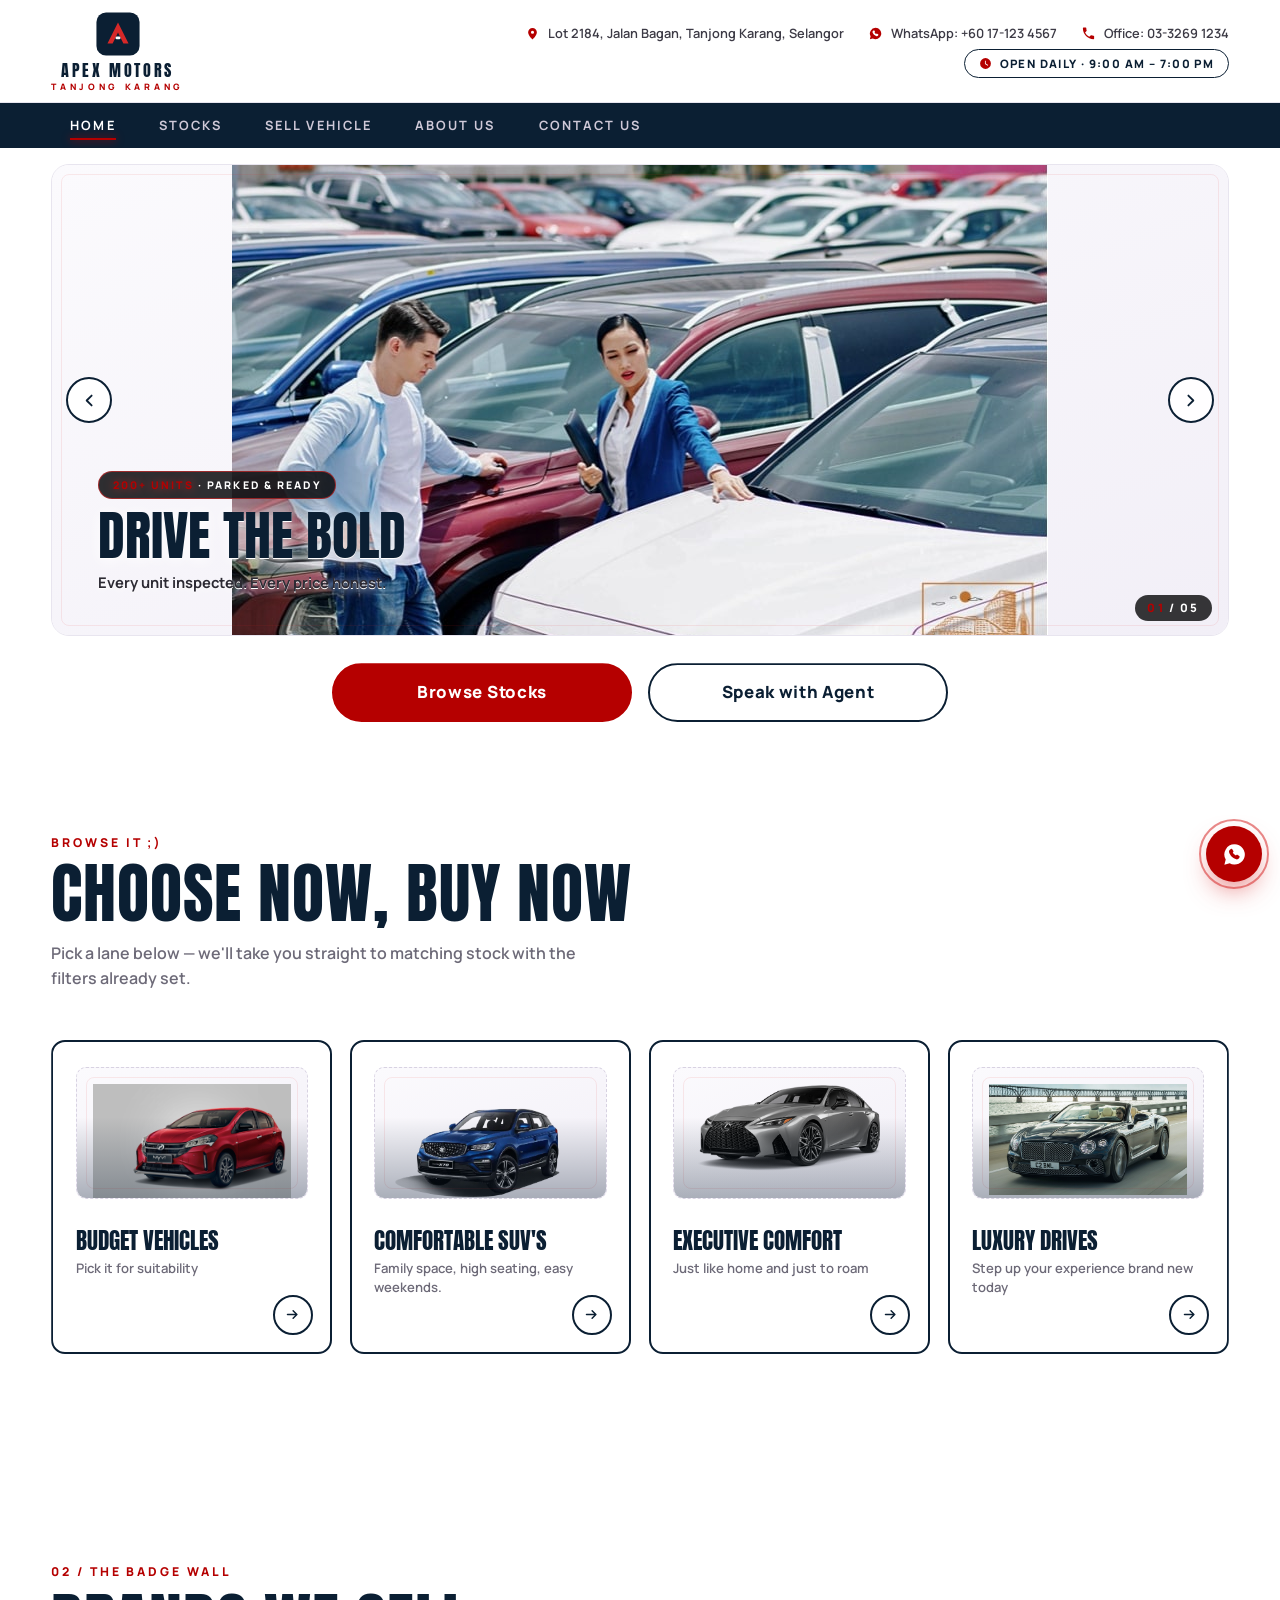
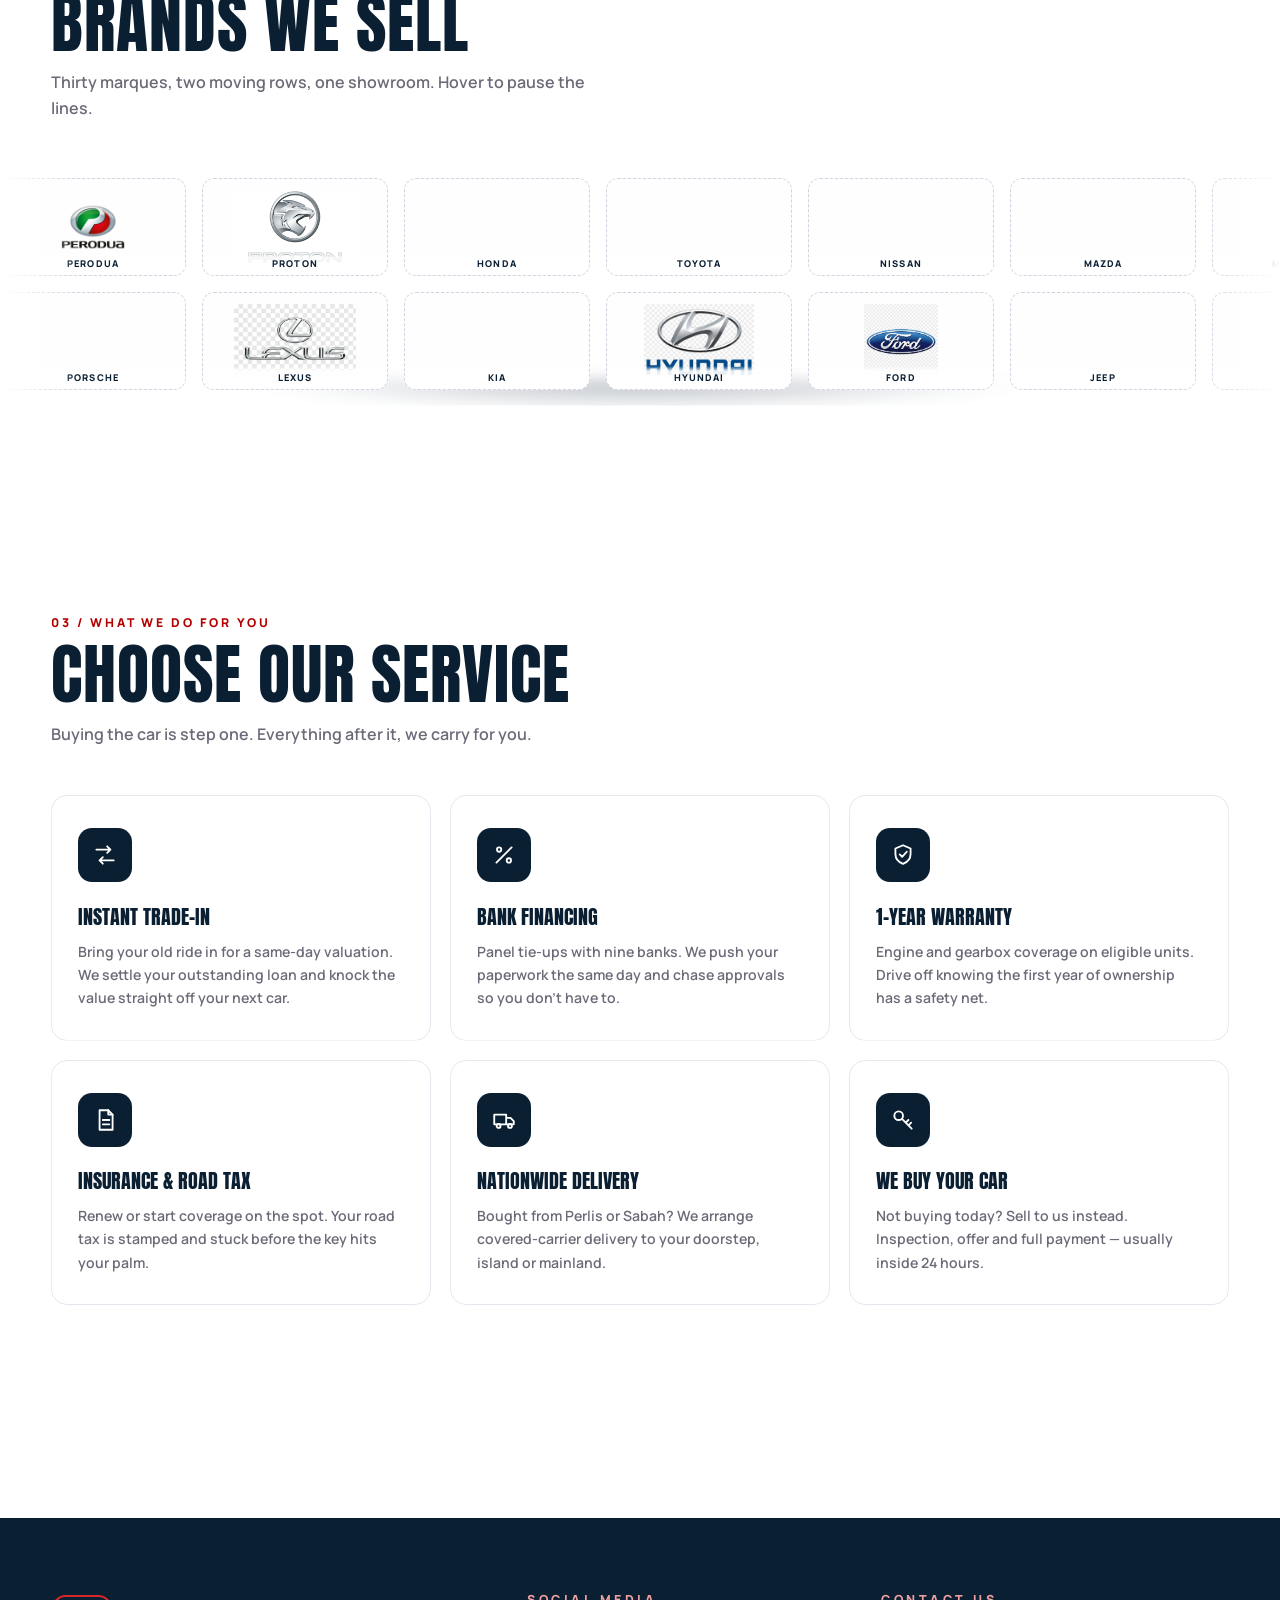
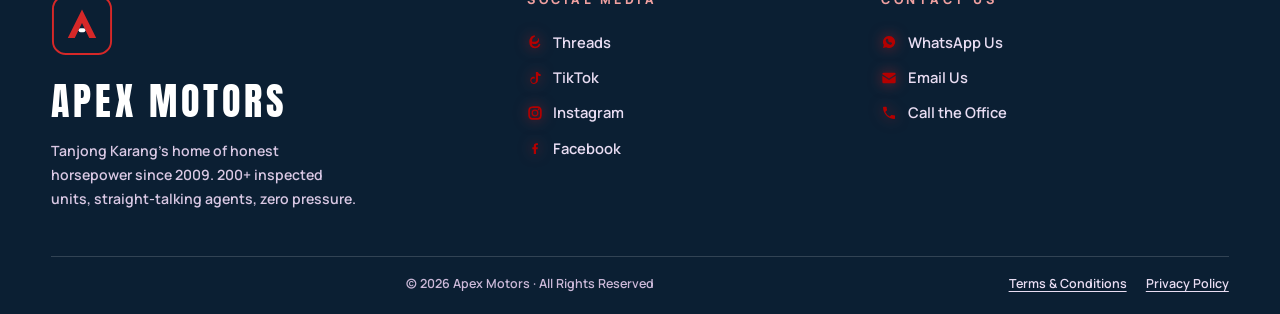
<file: index.html>
<!DOCTYPE html>
<html lang="en">

<head>
  <meta charset="UTF-8">
  <meta name="viewport" content="width=device-width, initial-scale=1">
  <title>Apex Motors — Used Car Dealership in Tanjong Karang, Selangor</title>
  <meta name="description"
    content="Apex Motors — 200+ inspected used, recon and slightly-used vehicles in Tanjong Karang, Selangor. Budget hatchbacks to luxury drives. Trade-ins welcome.">
  <link rel="icon"
    href="data:image/svg+xml,%3Csvg xmlns='http://www.w3.org/2000/svg' viewBox='0 0 48 48'%3E%3Crect width='48' height='48' rx='10' fill='%230B1F33'/%3E%3Cpath d='M13 34 24 12l11 22h-5.4L24 22.4 18.4 34Z' fill='%23D62828'/%3E%3C/svg%3E">
  <link rel="preconnect" href="https://fonts.googleapis.com">
  <link rel="preconnect" href="https://fonts.gstatic.com" crossorigin>
  <link
    href="https://fonts.googleapis.com/css2?family=Anton&family=Manrope:ital,wght@0,400;0,500;0,600;0,700;0,800;1,600&display=swap"
    rel="stylesheet">
  <link rel="stylesheet" href="css/styles.css">
</head>

<body>

  <!-- ============ BANNER BAR + NAVIGATION (all pages) ============ -->
  <header class="site-head" id="siteHead">
    <div class="topbar" id="topbar">
      <div class="wrap topbar-in">
        <a class="brand" href="index.html" aria-label="Apex Motors — home">
          <span class="brand-logo" aria-hidden="true">
            <svg viewBox="0 0 48 48">
              <rect x="1.5" y="1.5" width="45" height="45" rx="10" fill="#0B1F33" />
              <path d="M13 34 24 12l11 22h-5.4L24 22.4 18.4 34Z" fill="#D62828" />
              <rect x="21.4" y="26.6" width="5.2" height="3" rx="1.5" fill="#fff" />
            </svg>
          </span>
          <span class="brand-name">Apex Motors<small>Tanjong Karang</small></span>
        </a>
        <div class="tb-right">
          <div class="tb-row">
            <span class="tb-item">
              <svg viewBox="0 0 24 24" aria-hidden="true">
                <path
                  d="M12 21.5S5 15.6 5 10a7 7 0 0 1 14 0c0 5.6-7 11.5-7 11.5Zm0-9a2.5 2.5 0 1 0 0-5 2.5 2.5 0 0 0 0 5Z" />
              </svg>
              Lot 2184, Jalan Bagan, Tanjong Karang, Selangor
            </span>
            <a class="tb-item"
              href="https://wa.me/60171234567?text=Hi%20Apex%20Motors%2C%20I%27d%20like%20to%20ask%20about%20your%20stock."
              target="_blank" rel="noopener">
              <svg viewBox="0 0 24 24" aria-hidden="true">
                <path
                  d="M12 3a9 9 0 0 0-7.8 13.5L3 21l4.7-1.2A9 9 0 1 0 12 3Zm4.2 12.1c-.6.9-1.7 1.4-2.6 1.2-2.9-.6-5.6-3.3-6.4-6.2-.3-1 .3-2.1 1.2-2.7l.7-.4c.3-.1.7 0 .9.3l1 1.5c.2.3.1.7-.1 1l-.4.5c.6 1.1 1.6 2 2.7 2.6l.5-.5c.2-.2.6-.3.9-.1l1.6 1c.3.2.4.6.3.9l-.3.9Z" />
              </svg>
              WhatsApp: +60 17-123 4567
            </a>
            <a class="tb-item" href="tel:+60332691234">
              <svg viewBox="0 0 24 24" aria-hidden="true">
                <path
                  d="M6.62 10.79a15.05 15.05 0 0 0 6.59 6.59l2.2-2.2a1 1 0 0 1 1.02-.24c1.12.37 2.33.57 3.57.57a1 1 0 0 1 1 1V20a1 1 0 0 1-1 1C10.85 21 3 13.15 3 3.5a1 1 0 0 1 1-1H7.5a1 1 0 0 1 1 1c0 1.24.2 2.45.57 3.57a1 1 0 0 1-.25 1.02l-2.2 2.2Z" />
              </svg>
              Office: 03-3269 1234
            </a>
          </div>
          <div class="tb-hours">
            <svg viewBox="0 0 24 24" aria-hidden="true">
              <path d="M12 2a10 10 0 1 0 10 10A10 10 0 0 0 12 2Zm4.2 14.2L11 13V7h1.5v5.2l4.5 2.7Z" />
            </svg>
            Open Daily · 9:00 AM – 7:00 PM
          </div>
        </div>
      </div>
    </div>
    <nav class="mainnav" aria-label="Main navigation">
      <div class="wrap nav-in">
        <a href="index.html" class="on" aria-current="page">Home</a>
        <a href="stocks.html">Stocks</a>
        <a href="sell.html">Sell Vehicle</a>
        <a href="about.html">About Us</a>
        <a href="contact.html">Contact Us</a>
      </div>
    </nav>
  </header>

  <main>
    <!-- ============ HERO SLIDESHOW · 5 slots, right→left every 3s ============ -->
    <section class="hero wrap" data-slideshow data-autoplay="3000" aria-label="Showroom highlights">
      <div class="hero-frame ss">
        <div class="ss-track" data-track>
          <div class="ss-slide">
            <div class="slot" data-image="images/Homebanner/homebanner1.jpg" data-alt="Apex Motors showroom banner">
              <div class="slot-core"><svg viewBox="0 0 24 24">
                  <path d="M4 8h3l2-3h6l2 3h3v9h-2a2 2 0 1 1-4 0H10a2 2 0 1 1-4 0H4Z" />
                </svg><span>Hero image slot 1</span><em>add photo to images/</em></div>
            </div>
            <div class="hero-cap">
              <span class="cap-chip"><i>200+ units</i> · parked &amp; ready</span>
              <h3>Drive the bold</h3>
              <p>Every unit inspected. Every price honest.</p>
            </div>
          </div>
          <div class="ss-slide">
            <div class="slot" data-image="images/Homebanner/homebanner2.jpg"
              data-alt="Apex Motors vehicle display banner">
              <div class="slot-core"><svg viewBox="0 0 24 24">
                  <path d="M4 8h3l2-3h6l2 3h3v9h-2a2 2 0 1 1-4 0H10a2 2 0 1 1-4 0H4Z" />
                </svg><span>Hero image slot 2</span><em>add photo to images/</em></div>
            </div>
            <div class="hero-cap">
              <span class="cap-chip"><i>Direct owner pricing</i></span>
              <h3>Prices that make sense</h3>
              <p>No hidden fees. No games at the table.</p>
            </div>
          </div>
          <div class="ss-slide">
            <div class="slot" data-image="images/Homebanner/homebanner3.jpg"
              data-alt="Apex Motors trade-in showroom banner">
              <div class="slot-core"><svg viewBox="0 0 24 24">
                  <path d="M4 8h3l2-3h6l2 3h3v9h-2a2 2 0 1 1-4 0H10a2 2 0 1 1-4 0H4Z" />
                </svg><span>Hero image slot 3</span><em>add photo to images/</em></div>
            </div>
            <div class="hero-cap">
              <span class="cap-chip"><i>Trade-in welcome</i></span>
              <h3>Swap old for new</h3>
              <p>Instant valuation in under 30 minutes.</p>
            </div>
          </div>
          <div class="ss-slide">
            <div class="slot" data-image="images/Homebanner/homebanner4.jpg"
              data-alt="Apex Motors inspected vehicle banner">
              <div class="slot-core"><svg viewBox="0 0 24 24">
                  <path d="M4 8h3l2-3h6l2 3h3v9h-2a2 2 0 1 1-4 0H10a2 2 0 1 1-4 0H4Z" />
                </svg><span>Hero image slot 4</span><em>add photo to images/</em></div>
            </div>
            <div class="hero-cap">
              <span class="cap-chip"><i>Recon &amp; graded units</i></span>
              <h3>Checked twice, sold once</h3>
              <p>150-point inspection on every single unit.</p>
            </div>
          </div>
          <div class="ss-slide">
            <div class="slot" data-image="images/Homebanner/homebanner5.jpg" data-alt="Apex Motors premium line banner">
              <div class="slot-core"><svg viewBox="0 0 24 24">
                  <path d="M4 8h3l2-3h6l2 3h3v9h-2a2 2 0 1 1-4 0H10a2 2 0 1 1-4 0H4Z" />
                </svg><span>Hero image slot 5</span><em>add photo to images/</em></div>
            </div>
            <div class="hero-cap">
              <span class="cap-chip"><i>Axia to Range Rover</i></span>
              <h3>Budget to brilliance</h3>
              <p>All ranges under one roof in Tanjong Karang.</p>
            </div>
          </div>
        </div>
        <button class="ss-arrow prev" data-prev aria-label="Previous slide"><svg viewBox="0 0 24 24">
            <path d="M15 5l-7 7 7 7" />
          </svg></button>
        <button class="ss-arrow next" data-next aria-label="Next slide"><svg viewBox="0 0 24 24">
            <path d="M9 5l7 7-7 7" />
          </svg></button>
        <div class="ss-count"><b data-cur>01</b> / 05</div>
      </div>
    </section>

    <div class="wrap hero-ctas" data-stagger="pop">
      <a class="btn solid big" href="stocks.html">Browse Stocks</a>
      <a class="btn ghost big"
        href="https://wa.me/60171234567?text=Hi%20Apex%20Motors%2C%20I%27d%20like%20to%20speak%20with%20an%20agent."
        target="_blank" rel="noopener">Speak with Agent</a>
    </div>

    <!-- ============ SECTION 1 · CHOOSE NOW BUY NOW ============ -->
    <section class="sec" id="choose">
      <div class="wrap">
        <div class="sec-head" data-reveal="left">
          <span class="kicker">Browse it ;)</span>
          <h2 class="sec-title">Choose now, Buy now</h2>
          <p class="sec-sub">Pick a lane below — we'll take you straight to matching stock with the filters already set.
          </p>
        </div>
        <div class="cat-grid" data-stagger="pop">
          <a class="cat-btn" href="stocks.html?pmax=40000">
            <span class="cat-img slot" data-image="images/otherhome/budgetvehicles.png" data-alt="Budget vehicles"><span
                class="slot-core"><svg viewBox="0 0 24 24">
                  <path d="M4 8h3l2-3h6l2 3h3v9h-2a2 2 0 1 1-4 0H10a2 2 0 1 1-4 0H4Z" />
                </svg><span>Image slot</span></span></span>
            <span class="cat-no"></span>
            <h3>Budget Vehicles</h3>
            <p>Pick it for suitability</p>
            <span class="go" aria-hidden="true"><svg viewBox="0 0 24 24">
                <path d="M4 12h14M13 6l6 6-6 6" />
              </svg></span>
          </a>
          <a class="cat-btn" href="stocks.html?body=SUV">
            <span class="cat-img slot" data-image="images/otherhome/comfortable suvs.webp"
              data-alt="Comfortable SUVs"><span class="slot-core"><svg viewBox="0 0 24 24">
                  <path d="M4 8h3l2-3h6l2 3h3v9h-2a2 2 0 1 1-4 0H10a2 2 0 1 1-4 0H4Z" />
                </svg><span>Image slot</span></span></span>
            <span class="cat-no"></span>
            <h3>Comfortable SUV's</h3>
            <p>Family space, high seating, easy weekends.</p>
            <span class="go" aria-hidden="true"><svg viewBox="0 0 24 24">
                <path d="M4 12h14M13 6l6 6-6 6" />
              </svg></span>
          </a>
          <a class="cat-btn" href="stocks.html?pmin=60000&amp;pmax=200000">
            <span class="cat-img slot" data-image="images/otherhome/executivecomfort.png"
              data-alt="Executive comfort cars"><span class="slot-core"><svg viewBox="0 0 24 24">
                  <path d="M4 8h3l2-3h6l2 3h3v9h-2a2 2 0 1 1-4 0H10a2 2 0 1 1-4 0H4Z" />
                </svg><span>Image slot</span></span></span>
            <span class="cat-no"></span>
            <h3>Executive Comfort</h3>
            <p>Just like home and just to roam</p>
            <span class="go" aria-hidden="true"><svg viewBox="0 0 24 24">
                <path d="M4 12h14M13 6l6 6-6 6" />
              </svg></span>
          </a>
          <a class="cat-btn" href="stocks.html?pmin=200000">
            <span class="cat-img slot" data-image="images/otherhome/luxury drives.webp" data-alt="Luxury drives"><span
                class="slot-core"><svg viewBox="0 0 24 24">
                  <path d="M4 8h3l2-3h6l2 3h3v9h-2a2 2 0 1 1-4 0H10a2 2 0 1 1-4 0H4Z" />
                </svg><span>Image slot</span></span></span>
            <span class="cat-no"></span>
            <h3>Luxury Drives</h3>
            <p>Step up your experience brand new today</p>
            <span class="go" aria-hidden="true"><svg viewBox="0 0 24 24">
                <path d="M4 12h14M13 6l6 6-6 6" />
              </svg></span>
          </a>
        </div>
      </div>
    </section>

    <!-- ============ SECTION 2 · BRANDS WE SELL ============ -->
    <section class="sec brand-wall fade-b" id="brands">
      <div class="wrap">
        <div class="sec-head" data-reveal="left">
          <span class="kicker">02 / The badge wall</span>
          <h2 class="sec-title">Brands We Sell</h2>
          <p class="sec-sub">Thirty marques, two moving rows, one showroom. Hover to pause the lines.</p>
        </div>
      </div>
      <div class="brand-rows" data-reveal="zoom">
        <div class="mq" style="--mq-dur:46s">
          <div class="mq-track" data-mq>
            <span class="btile"><i>01</i>Perodua</span><span class="btile"><i>02</i>Proton</span><span
              class="btile"><i>03</i>Honda</span><span class="btile"><i>04</i>Toyota</span><span
              class="btile"><i>05</i>Nissan</span><span class="btile"><i>06</i>Mazda</span><span
              class="btile"><i>07</i>Mitsubishi</span><span class="btile"><i>08</i>Suzuki</span><span
              class="btile"><i>09</i>Subaru</span><span class="btile"><i>10</i>Isuzu</span><span
              class="btile"><i>11</i>BMW</span><span class="btile"><i>12</i>Mercedes-Benz</span><span
              class="btile"><i>13</i>Audi</span><span class="btile"><i>14</i>Volkswagen</span><span
              class="btile"><i>15</i>Volvo</span>
          </div>
        </div>
        <div class="mq rev" style="--mq-dur:52s">
          <div class="mq-track" data-mq>
            <span class="btile"><i>16</i>Porsche</span><span class="btile"><i>17</i>Lexus</span><span
              class="btile"><i>18</i>Kia</span><span class="btile"><i>19</i>Hyundai</span><span
              class="btile"><i>20</i>Ford</span><span class="btile"><i>21</i>Jeep</span><span
              class="btile"><i>22</i>Tesla</span><span class="btile"><i>23</i>MG</span><span
              class="btile"><i>24</i>Peugeot</span><span class="btile"><i>25</i>Citroën</span><span
              class="btile"><i>26</i>Jaguar</span><span class="btile"><i>27</i>Land Rover</span><span
              class="btile"><i>28</i>BYD</span><span class="btile"><i>29</i>Chery</span><span
              class="btile"><i>30</i>Haval</span>
          </div>
        </div>
      </div>
    </section>

    <!-- ============ SECTION 3 · CHOOSE OUR SERVICE ============ -->
    <section class="sec" id="services">
      <div class="wrap">
        <div class="sec-head" data-reveal="right">
          <span class="kicker">03 / What we do for you</span>
          <h2 class="sec-title">Choose Our Service</h2>
          <p class="sec-sub">Buying the car is step one. Everything after it, we carry for you.</p>
        </div>
        <div class="svc-grid" data-stagger="flip">
          <article class="svc-card">
            <div class="svc-ico"><svg viewBox="0 0 24 24">
                <path d="M4 7h13M14 4l3 3-3 3M20 17H7M10 14l-3 3 3 3" />
              </svg></div>
            <h3>Instant Trade-In</h3>
            <p>Bring your old ride in for a same-day valuation. We settle your outstanding loan and knock the value
              straight off your next car.</p>
          </article>
          <article class="svc-card">
            <div class="svc-ico"><svg viewBox="0 0 24 24">
                <path d="M19 5 5 19M7.5 9a2 2 0 1 0 0-4 2 2 0 0 0 0 4Zm9 10a2 2 0 1 0 0-4 2 2 0 0 0 0 4Z" />
              </svg></div>
            <h3>Bank Financing</h3>
            <p>Panel tie-ups with nine banks. We push your paperwork the same day and chase approvals so you don't have
              to.</p>
          </article>
          <article class="svc-card">
            <div class="svc-ico"><svg viewBox="0 0 24 24">
                <path d="M12 3l7 3v5c0 4.6-3 7.6-7 9.2C8 18.6 5 15.6 5 11V6Z" />
                <path d="m9 11.5 2.2 2.2L15.5 9" />
              </svg></div>
            <h3>1-Year Warranty</h3>
            <p>Engine and gearbox coverage on eligible units. Drive off knowing the first year of ownership has a safety
              net.</p>
          </article>
          <article class="svc-card">
            <div class="svc-ico"><svg viewBox="0 0 24 24">
                <path d="M7 3h8l4 4v14H7Z" />
                <path d="M15 3v4h4M10 12h6M10 16h6" />
              </svg></div>
            <h3>Insurance &amp; Road Tax</h3>
            <p>Renew or start coverage on the spot. Your road tax is stamped and stuck before the key hits your palm.
            </p>
          </article>
          <article class="svc-card">
            <div class="svc-ico"><svg viewBox="0 0 24 24">
                <path d="M3 7h11v9H3ZM14 10h4l3 3v3h-7Z" />
                <circle cx="7" cy="17.5" r="1.8" />
                <circle cx="17.5" cy="17.5" r="1.8" />
              </svg></div>
            <h3>Nationwide Delivery</h3>
            <p>Bought from Perlis or Sabah? We arrange covered-carrier delivery to your doorstep, island or mainland.
            </p>
          </article>
          <article class="svc-card">
            <div class="svc-ico"><svg viewBox="0 0 24 24">
                <circle cx="8" cy="8" r="4" />
                <path d="M11 11l9 9M17 17l2.5-2.5M14.5 14.5 17 12" />
              </svg></div>
            <h3>We Buy Your Car</h3>
            <p>Not buying today? Sell to us instead. Inspection, offer and full payment — usually inside 24 hours.</p>
          </article>
        </div>
      </div>
    </section>
  </main>

  <!-- ============ FOOTER (all pages) ============ -->
  <footer class="site-foot">
    <div class="wrap foot-grid">
      <div class="f-brand">
        <span class="brand-logo" aria-hidden="true">
          <svg viewBox="0 0 48 48">
            <rect x="1.5" y="1.5" width="45" height="45" rx="10" fill="#0B1F33" stroke="#D62828" stroke-width="1.5" />
            <path d="M13 34 24 12l11 22h-5.4L24 22.4 18.4 34Z" fill="#D62828" />
            <rect x="21.4" y="26.6" width="5.2" height="3" rx="1.5" fill="#fff" />
          </svg>
        </span>
        <span class="foot-name">Apex Motors</span>
        <p>Tanjong Karang's home of honest horsepower since 2009. 200+ inspected units, straight-talking agents, zero
          pressure.</p>
      </div>
      <div>
        <h4>Social Media</h4>
        <div class="f-links">
          <a href="https://www.threads.net/" target="_blank" rel="noopener"><svg viewBox="0 0 24 24">
              <path
                d="M12.1 2.2c-3 0-5.3 1-6.7 2.9C4.1 6.8 3.5 9 3.5 11.7s.6 4.9 1.9 6.6c1.4 1.9 3.7 2.9 6.7 2.9 2.5 0 4.5-.7 5.9-2 1.2-1.1 1.9-2.6 2-4.2l-2.4-.3c-.3 2.2-1.8 3.9-4.5 4-2.3.1-4.1-.6-5.1-2.2-.4-.6-.6-1.4-.7-2.2 2.7 1.1 5.8 1 7.9-.1 2-1.1 3.1-2.8 3-4.8-.1-1.5-.8-2.8-2-3.7-1.2-.8-2.7-1.3-4.5-1.3Zm.2 2.4c2.4 0 4 1.1 4.2 2.9.2 1.6-.9 3-2.8 3.7-1.7.6-4 .7-6.2 0 0-1.6.3-3 .8-4.1.7-1.6 2-2.5 4-2.5Z" />
            </svg>Threads</a>
          <a href="https://www.tiktok.com/" target="_blank" rel="noopener"><svg viewBox="0 0 24 24">
              <path
                d="M16.6 3c.4 2 1.6 3.3 3.9 3.5v2.6c-1.5.1-2.8-.3-3.9-1v6.6c0 4.2-3.2 6.4-6.2 6.2-2.5-.1-4.8-1.8-5.3-4.5-.5-2.7 1-5.3 3.6-6.1.9-.3 1.9-.3 2.9 0v2.8a3.1 3.1 0 0 0-1.9-.4 3.4 3.4 0 0 0-3.3 3.5 3.4 3.4 0 0 0 3.5 3.2c1.9 0 3.4-1.4 3.4-3.4V3Z" />
            </svg>TikTok</a>
          <a href="https://www.instagram.com/" target="_blank" rel="noopener"><svg viewBox="0 0 24 24">
              <path
                d="M12 4.4c2.5 0 2.8 0 3.8.05 2.4.1 3.6 1.3 3.7 3.7.05 1 .05 1.3.05 3.8s0 2.8-.05 3.8c-.1 2.4-1.3 3.6-3.7 3.7-1 .05-1.3.05-3.8.05s-2.8 0-3.8-.05c-2.4-.1-3.6-1.3-3.7-3.7C4.4 14.8 4.4 14.5 4.4 12s0-2.8.05-3.8c.1-2.4 1.3-3.6 3.7-3.7 1-.05 1.3-.05 3.85-.05ZM12 2C9.3 2 9 2 7.9 2.1c-3.6.2-5.8 2.3-6 6C1.9 9.1 1.9 9.4 1.9 12s0 2.9.1 4c.2 3.6 2.3 5.8 6 6C9 22.1 9.3 22.1 12 22.1s3 0 4-.1c3.6-.2 5.8-2.3 6-6 .1-1 .1-1.3.1-4s0-3-.1-4c-.2-3.6-2.3-5.8-6-6C15 2 14.7 2 12 2Zm0 4.9a5.1 5.1 0 1 0 0 10.2 5.1 5.1 0 0 0 0-10.2Zm0 8.4a3.3 3.3 0 1 1 0-6.6 3.3 3.3 0 0 1 0 6.6Zm5.3-9.9a1.2 1.2 0 1 0 0 2.4 1.2 1.2 0 0 0 0-2.4Z" />
            </svg>Instagram</a>
          <a href="https://www.facebook.com/" target="_blank" rel="noopener"><svg viewBox="0 0 24 24">
              <path
                d="M13.5 21v-7h2.4l.4-3h-2.8V9.1c0-.9.3-1.5 1.6-1.5h1.3V4.9c-.6-.1-1.4-.2-2.3-.2-2.3 0-3.9 1.4-3.9 4V11H8v3h2.2v7Z" />
            </svg>Facebook</a>
        </div>
      </div>
      <div>
        <h4>Contact Us</h4>
        <div class="f-links">
          <a href="https://wa.me/60171234567" target="_blank" rel="noopener"><svg viewBox="0 0 24 24">
              <path
                d="M12 3a9 9 0 0 0-7.8 13.5L3 21l4.7-1.2A9 9 0 1 0 12 3Zm4.2 12.1c-.6.9-1.7 1.4-2.6 1.2-2.9-.6-5.6-3.3-6.4-6.2-.3-1 .3-2.1 1.2-2.7l.7-.4c.3-.1.7 0 .9.3l1 1.5c.2.3.1.7-.1 1l-.4.5c.6 1.1 1.6 2 2.7 2.6l.5-.5c.2-.2.6-.3.9-.1l1.6 1c.3.2.4.6.3.9l-.3.9Z" />
            </svg>WhatsApp Us</a>
          <a href="mailto:sales@apexmotors.my"><svg viewBox="0 0 24 24">
              <path
                d="M2 6a2 2 0 0 1 2-2h16a2 2 0 0 1 2 2v.4l-10 6.3L2 6.4Zm0 2.6 10 6.3 10-6.3V18a2 2 0 0 1-2 2H4a2 2 0 0 1-2-2Z" />
            </svg>Email Us</a>
          <a href="tel:+60332691234"><svg viewBox="0 0 24 24">
              <path
                d="M6.62 10.79a15.05 15.05 0 0 0 6.59 6.59l2.2-2.2a1 1 0 0 1 1.02-.24c1.12.37 2.33.57 3.57.57a1 1 0 0 1 1 1V20a1 1 0 0 1-1 1C10.85 21 3 13.15 3 3.5a1 1 0 0 1 1-1H7.5a1 1 0 0 1 1 1c0 1.24.2 2.45.57 3.57a1 1 0 0 1-.25 1.02l-2.2 2.2Z" />
            </svg>Call the Office</a>
        </div>
      </div>
    </div>
    <div class="wrap foot-base">
      <span class="fb-left" aria-hidden="true"></span>
      <span class="fb-mid">© <span data-year>2026</span> Apex Motors · All Rights Reserved</span>
      <span class="fb-right">
        <button data-modal="terms">Terms &amp; Conditions</button>
        <button data-modal="privacy">Privacy Policy</button>
      </span>
    </div>
  </footer>

  <a class="wa-fab" href="https://wa.me/60171234567?text=Hi%20Apex%20Motors!" target="_blank" rel="noopener"
    aria-label="Chat on WhatsApp">
    <svg viewBox="0 0 24 24">
      <path
        d="M12 3a9 9 0 0 0-7.8 13.5L3 21l4.7-1.2A9 9 0 1 0 12 3Zm4.2 12.1c-.6.9-1.7 1.4-2.6 1.2-2.9-.6-5.6-3.3-6.4-6.2-.3-1 .3-2.1 1.2-2.7l.7-.4c.3-.1.7 0 .9.3l1 1.5c.2.3.1.7-.1 1l-.4.5c.6 1.1 1.6 2 2.7 2.6l.5-.5c.2-.2.6-.3.9-.1l1.6 1c.3.2.4.6.3.9l-.3.9Z" />
    </svg>
  </a>

  <script src="js/common.js"></script>
</body>

</html>
</file>
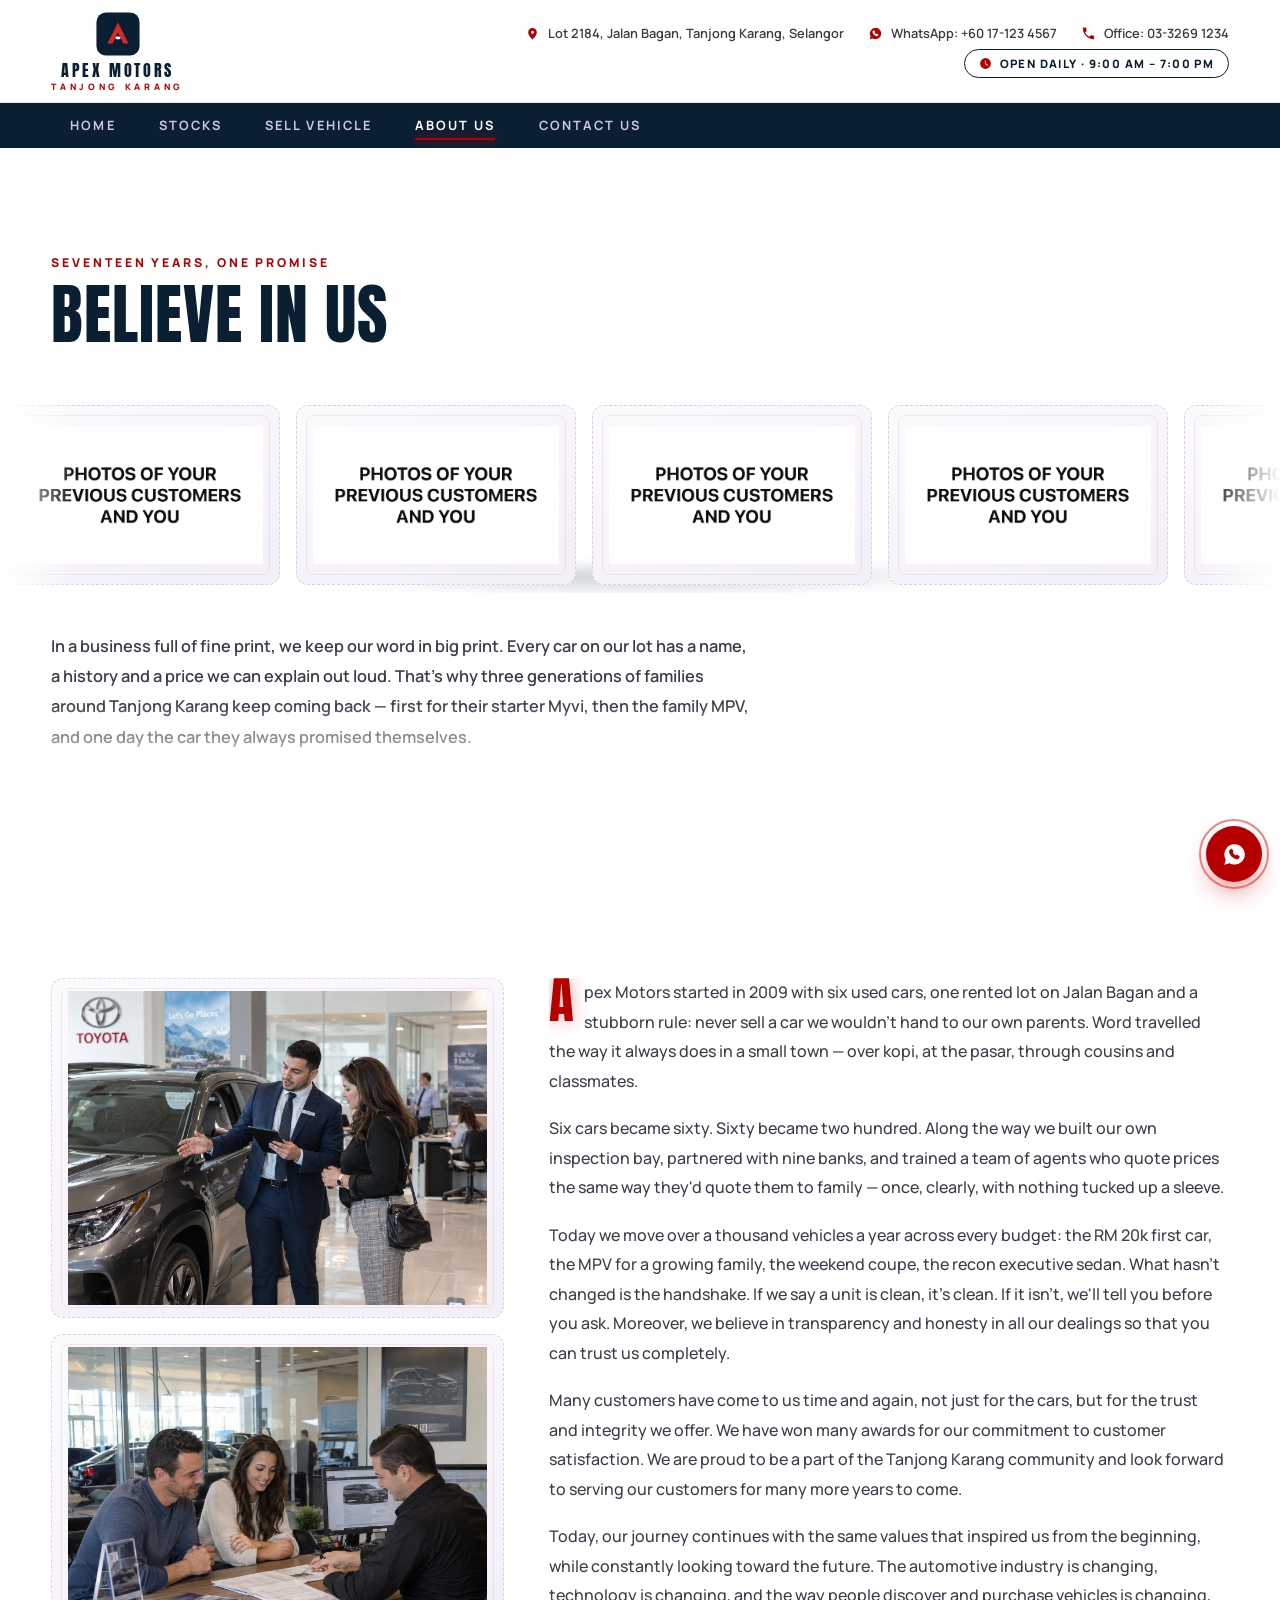
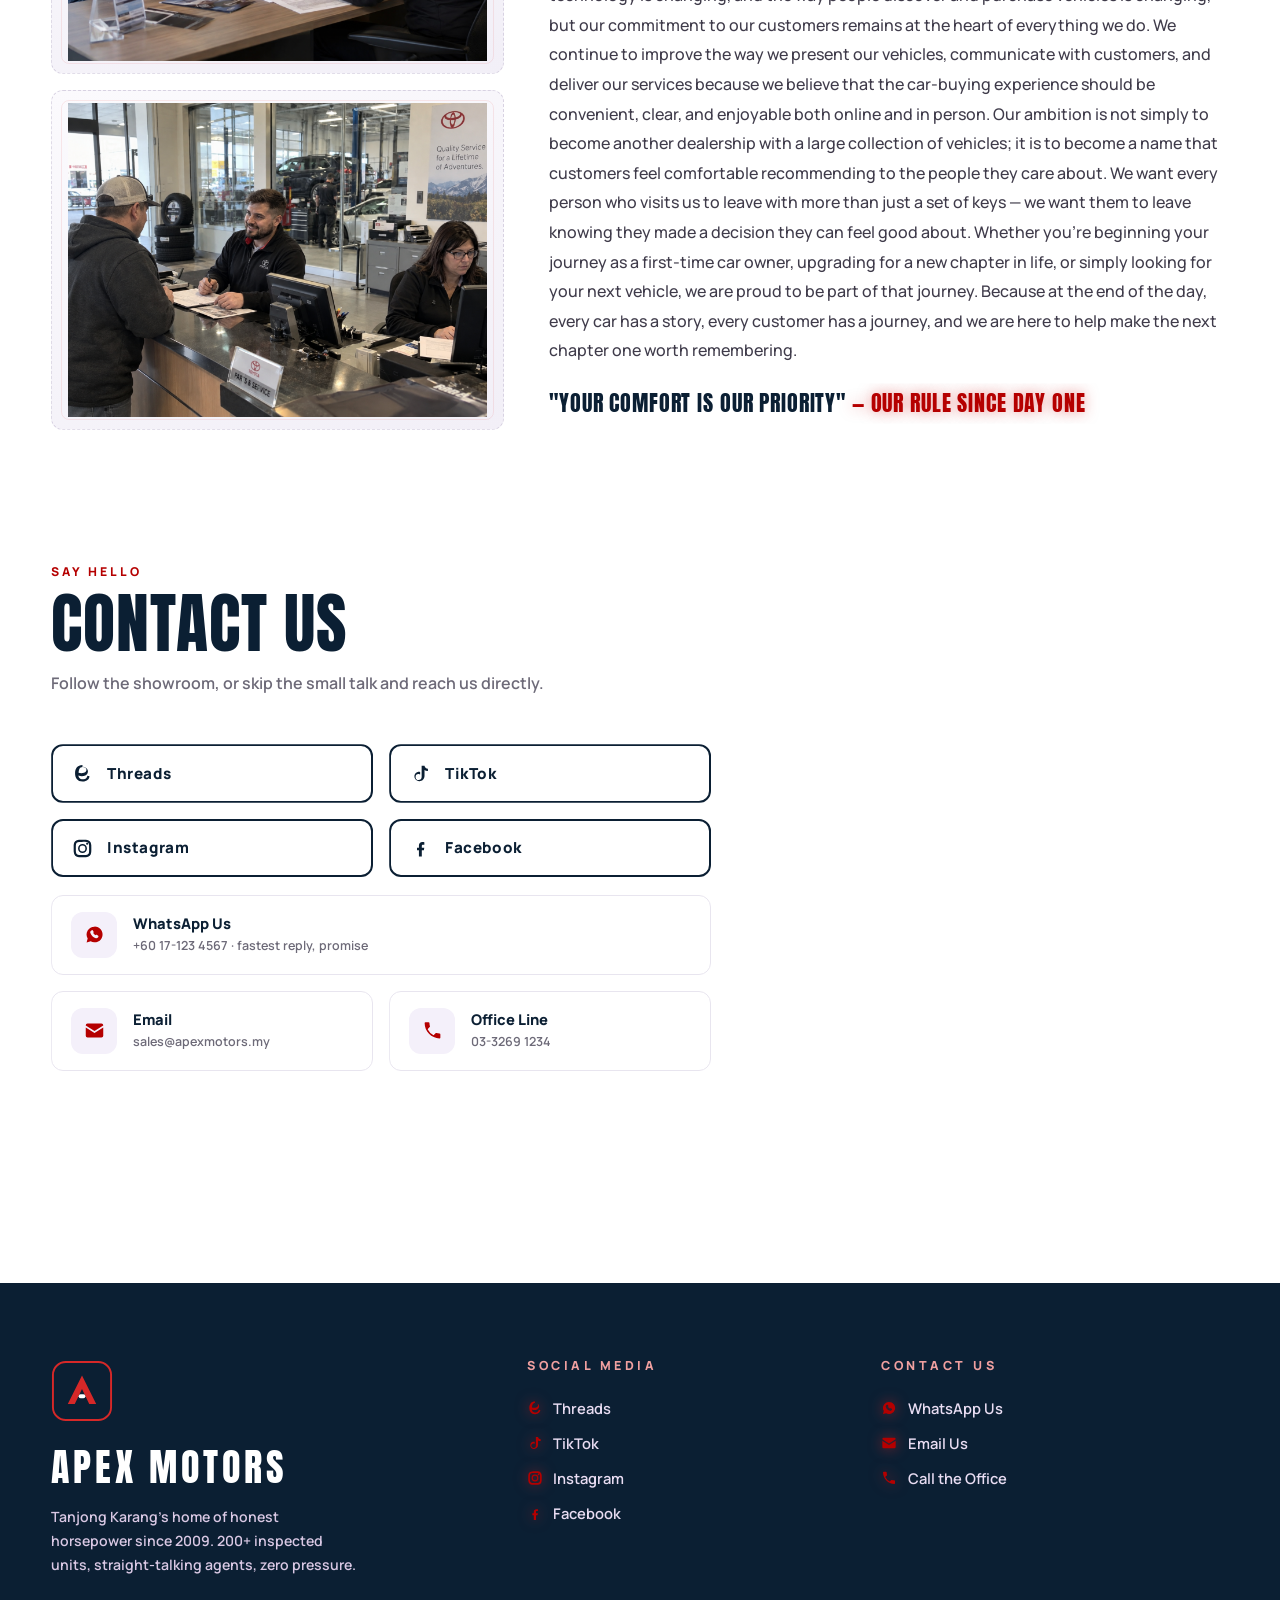
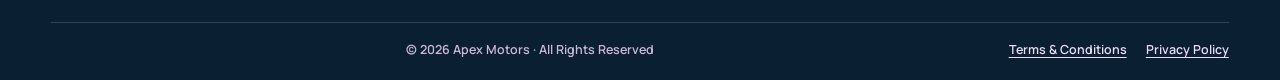
<file: about.html>
<!DOCTYPE html>
<html lang="en">

<head>
  <meta charset="UTF-8">
  <meta name="viewport" content="width=device-width, initial-scale=1">
  <title>About Us · Apex Motors</title>
  <meta name="description"
    content="Apex Motors has served Tanjong Karang since 2009 — honest pricing, inspected stock and handshake deals. Meet the story behind the showroom.">
  <link rel="icon"
    href="data:image/svg+xml,%3Csvg xmlns='http://www.w3.org/2000/svg' viewBox='0 0 48 48'%3E%3Crect width='48' height='48' rx='10' fill='%230B1F33'/%3E%3Cpath d='M13 34 24 12l11 22h-5.4L24 22.4 18.4 34Z' fill='%23D62828'/%3E%3C/svg%3E">
  <link rel="preconnect" href="https://fonts.googleapis.com">
  <link rel="preconnect" href="https://fonts.gstatic.com" crossorigin>
  <link
    href="https://fonts.googleapis.com/css2?family=Anton&family=Manrope:ital,wght@0,400;0,500;0,600;0,700;0,800;1,600&display=swap"
    rel="stylesheet">
  <link rel="stylesheet" href="css/styles.css">
</head>

<body>

  <header class="site-head" id="siteHead">
    <div class="topbar" id="topbar">
      <div class="wrap topbar-in">
        <a class="brand" href="index.html" aria-label="Apex Motors — home">
          <span class="brand-logo" aria-hidden="true">
            <svg viewBox="0 0 48 48">
              <rect x="1.5" y="1.5" width="45" height="45" rx="10" fill="#0B1F33" />
              <path d="M13 34 24 12l11 22h-5.4L24 22.4 18.4 34Z" fill="#D62828" />
              <rect x="21.4" y="26.6" width="5.2" height="3" rx="1.5" fill="#fff" />
            </svg>
          </span>
          <span class="brand-name">Apex Motors<small>Tanjong Karang</small></span>
        </a>
        <div class="tb-right">
          <div class="tb-row">
            <span class="tb-item">
              <svg viewBox="0 0 24 24" aria-hidden="true">
                <path
                  d="M12 21.5S5 15.6 5 10a7 7 0 0 1 14 0c0 5.6-7 11.5-7 11.5Zm0-9a2.5 2.5 0 1 0 0-5 2.5 2.5 0 0 0 0 5Z" />
              </svg>
              Lot 2184, Jalan Bagan, Tanjong Karang, Selangor
            </span>
            <a class="tb-item" href="https://wa.me/60171234567?text=Hi%20Apex%20Motors!" target="_blank" rel="noopener">
              <svg viewBox="0 0 24 24" aria-hidden="true">
                <path
                  d="M12 3a9 9 0 0 0-7.8 13.5L3 21l4.7-1.2A9 9 0 1 0 12 3Zm4.2 12.1c-.6.9-1.7 1.4-2.6 1.2-2.9-.6-5.6-3.3-6.4-6.2-.3-1 .3-2.1 1.2-2.7l.7-.4c.3-.1.7 0 .9.3l1 1.5c.2.3.1.7-.1 1l-.4.5c.6 1.1 1.6 2 2.7 2.6l.5-.5c.2-.2.6-.3.9-.1l1.6 1c.3.2.4.6.3.9l-.3.9Z" />
              </svg>
              WhatsApp: +60 17-123 4567
            </a>
            <a class="tb-item" href="tel:+60332691234">
              <svg viewBox="0 0 24 24" aria-hidden="true">
                <path
                  d="M6.62 10.79a15.05 15.05 0 0 0 6.59 6.59l2.2-2.2a1 1 0 0 1 1.02-.24c1.12.37 2.33.57 3.57.57a1 1 0 0 1 1 1V20a1 1 0 0 1-1 1C10.85 21 3 13.15 3 3.5a1 1 0 0 1 1-1H7.5a1 1 0 0 1 1 1c0 1.24.2 2.45.57 3.57a1 1 0 0 1-.25 1.02l-2.2 2.2Z" />
              </svg>
              Office: 03-3269 1234
            </a>
          </div>
          <div class="tb-hours">
            <svg viewBox="0 0 24 24" aria-hidden="true">
              <path d="M12 2a10 10 0 1 0 10 10A10 10 0 0 0 12 2Zm4.2 14.2L11 13V7h1.5v5.2l4.5 2.7Z" />
            </svg>
            Open Daily · 9:00 AM – 7:00 PM
          </div>
        </div>
      </div>
    </div>
    <nav class="mainnav" aria-label="Main navigation">
      <div class="wrap nav-in">
        <a href="index.html">Home</a>
        <a href="stocks.html">Stocks</a>
        <a href="sell.html">Sell Vehicle</a>
        <a href="about.html" class="on" aria-current="page">About Us</a>
        <a href="contact.html">Contact Us</a>
      </div>
    </nav>
  </header>

  <main>
    <!-- ============ SECTION 1 · BELIEVE IN US ============ -->
    <section class="sec believe-wall" style="padding-bottom:3.5rem">
      <div class="wrap">
        <div class="sec-head" data-reveal="zoom">
          <span class="kicker">Seventeen years, one promise</span>
          <h1 class="sec-title">Believe in us</h1>
        </div>
      </div>
      <div class="believe-shadow" data-reveal="left">
        <div class="mq hoverpause" style="--mq-dur:48s">
          <div class="mq-track" data-mq>
            <div class="slot ptile" data-image="images/Aboutus/aboutus15images.jpeg" data-alt="Apex Motors story photo">
              <div class="slot-core"><span>Photo 01</span></div>
            </div>
            <div class="slot ptile" data-image="images/Aboutus/aboutus15images.jpeg" data-alt="Apex Motors story photo">
              <div class="slot-core"><span>Photo 02</span></div>
            </div>
            <div class="slot ptile" data-image="images/Aboutus/aboutus15images.jpeg" data-alt="Apex Motors story photo">
              <div class="slot-core"><span>Photo 03</span></div>
            </div>
            <div class="slot ptile" data-image="images/Aboutus/aboutus15images.jpeg" data-alt="Apex Motors story photo">
              <div class="slot-core"><span>Photo 04</span></div>
            </div>
            <div class="slot ptile" data-image="images/Aboutus/aboutus15images.jpeg" data-alt="Apex Motors story photo">
              <div class="slot-core"><span>Photo 05</span></div>
            </div>
            <div class="slot ptile" data-image="images/Aboutus/aboutus15images.jpeg" data-alt="Apex Motors story photo">
              <div class="slot-core"><span>Photo 06</span></div>
            </div>
            <div class="slot ptile" data-image="images/Aboutus/aboutus15images.jpeg" data-alt="Apex Motors story photo">
              <div class="slot-core"><span>Photo 07</span></div>
            </div>
            <div class="slot ptile" data-image="images/Aboutus/aboutus15images.jpeg" data-alt="Apex Motors story photo">
              <div class="slot-core"><span>Photo 08</span></div>
            </div>
            <div class="slot ptile" data-image="images/Aboutus/aboutus15images.jpeg" data-alt="Apex Motors story photo">
              <div class="slot-core"><span>Photo 09</span></div>
            </div>
            <div class="slot ptile" data-image="images/Aboutus/aboutus15images.jpeg" data-alt="Apex Motors story photo">
              <div class="slot-core"><span>Photo 10</span></div>
            </div>
            <div class="slot ptile" data-image="images/Aboutus/aboutus15images.jpeg" data-alt="Apex Motors story photo">
              <div class="slot-core"><span>Photo 11</span></div>
            </div>
            <div class="slot ptile" data-image="images/Aboutus/aboutus15images.jpeg" data-alt="Apex Motors story photo">
              <div class="slot-core"><span>Photo 12</span></div>
            </div>
            <div class="slot ptile" data-image="images/Aboutus/aboutus15images.jpeg" data-alt="Apex Motors story photo">
              <div class="slot-core"><span>Photo 13</span></div>
            </div>
            <div class="slot ptile" data-image="images/Aboutus/aboutus15images.jpeg" data-alt="Apex Motors story photo">
              <div class="slot-core"><span>Photo 14</span></div>
            </div>
            <div class="slot ptile" data-image="images/Aboutus/aboutus15images.jpeg" data-alt="Apex Motors story photo">
              <div class="slot-core"><span>Photo 15</span></div>
            </div>
          </div>
        </div>
      </div>
      <div class="wrap" style="margin-top:2.4rem">
        <p data-reveal="rise" style="max-width:70ch;font:600 1.02rem/1.85 var(--body);color:#3f3b4a">
          In a business full of fine print, we keep our word in big print. Every car on our lot has a name, a history
          and a price we can explain out loud. That's why three generations of families around Tanjong Karang keep
          coming back — first for their starter Myvi, then the family MPV, and one day the car they always promised
          themselves.<em style="color:var(--neon);font-style:normal;font-weight:800"></em>
        </p>
      </div>
    </section>

    <!-- ============ SECTION 2 · OUR STORY ============ -->
    <section class="sec" style="padding-top:1.5rem">
      <div class="wrap">
        <div class="sec-head" data-reveal="mask">
          <span class="kicker">From rental service to premium deliveries</span>
          <h2 class="sec-title">Our Story</h2>
        </div>
        <div class="story-grid">
          <div class="story-pics" data-stagger="slide">
            <div class="slot" data-image="images/Aboutus/abtus1.png" data-alt="Apex Motors team at the first lot">
              <div class="slot-core"><span>Story photo 1</span><em>the first lot, 2009</em></div>
            </div>
            <div class="slot" data-image="images/Aboutus/abtus2.png" data-alt="Apex Motors team today">
              <div class="slot-core"><span>Story photo 2</span><em>the team today</em></div>
            </div>
            <div class="slot" data-image="images/Aboutus/abtus3.png" data-alt="Apex Motors handover day">
              <div class="slot-core"><span>Story photo 3</span><em>handover day</em></div>
            </div>
          </div>
          <div class="story-copy" data-reveal="right">
            <p>Apex Motors started in 2009 with six used cars, one rented lot on Jalan Bagan and a stubborn rule: never
              sell a car we wouldn't hand to our own parents. Word travelled the way it always does in a small town —
              over kopi, at the pasar, through cousins and classmates.</p>
            <p>Six cars became sixty. Sixty became two hundred. Along the way we built our own inspection bay, partnered
              with nine banks, and trained a team of agents who quote prices the same way they'd quote them to family —
              once, clearly, with nothing tucked up a sleeve.</p>
            <p>Today we move over a thousand vehicles a year across every budget: the RM 20k first car, the MPV for a
              growing family, the weekend coupe, the recon executive sedan. What hasn't changed is the handshake. If we
              say a unit is clean, it's clean. If it isn't, we'll tell you before you ask. Moreover, we believe in transparency and honesty in all our dealings
            so that you can trust us completely.</p> <p>Many customers have come to us time and again, not just for the cars, but for the trust and integrity we offer. We have won many awards for our commitment to customer satisfaction.
              We are proud to be a part of the Tanjong Karang community and look forward to serving our customers for many more years to come.</p>
              <p>Today, our journey continues with the same values that inspired us from the beginning, while constantly looking toward the future. The automotive industry is changing, technology is changing, and the way people discover 
                and purchase vehicles is changing, but our commitment to our customers remains at the heart of everything we do. We continue to improve the way we present our vehicles, communicate with customers, and deliver our services 
                because we believe that the car-buying experience should be convenient, clear, and enjoyable both online and in person. Our ambition is not simply to become another dealership with a large collection of vehicles; it is to 
                become a name that customers feel comfortable recommending to the people they care about. We want every person who visits us to leave with more than just a set of keys — we want them to leave knowing they made a decision 
                they can feel good about. Whether you're beginning your journey as a first-time car owner, upgrading for a new chapter in life, or simply looking for your next vehicle, we are proud to be part of that journey. Because at 
                the end of the day, every car has a story, every customer has a journey, and we are here to help make the next chapter one worth remembering.</p>
            <p
              style="font-family:var(--disp);text-transform:uppercase;font-size:1.35rem;letter-spacing:.04em;color:var(--ink)">
              "Your comfort is our priority" <span style="color:var(--neon);text-shadow:0 0 14px rgba(214,40,40,.5)">— our
                rule since day one</span></p>
          </div>
        </div>
      </div>
    </section>

    <!-- ============ SECTION 3 · CONTACT US ============ -->
    <section class="sec" style="padding-top:1rem">
      <div class="wrap">
        <div class="sec-head" data-reveal="left">
          <span class="kicker">Say hello</span>
          <h2 class="sec-title">Contact Us</h2>
          <p class="sec-sub">Follow the showroom, or skip the small talk and reach us directly.</p>
        </div>

        <div class="au-soc" data-stagger="pop">
          <a class="soc-btn" href="https://www.threads.net/" target="_blank" rel="noopener"><svg viewBox="0 0 24 24">
              <path
                d="M12.1 2.2c-3 0-5.3 1-6.7 2.9C4.1 6.8 3.5 9 3.5 11.7s.6 4.9 1.9 6.6c1.4 1.9 3.7 2.9 6.7 2.9 2.5 0 4.5-.7 5.9-2 1.2-1.1 1.9-2.6 2-4.2l-2.4-.3c-.3 2.2-1.8 3.9-4.5 4-2.3.1-4.1-.6-5.1-2.2-.4-.6-.6-1.4-.7-2.2 2.7 1.1 5.8 1 7.9-.1 2-1.1 3.1-2.8 3-4.8-.1-1.5-.8-2.8-2-3.7-1.2-.8-2.7-1.3-4.5-1.3Zm.2 2.4c2.4 0 4 1.1 4.2 2.9.2 1.6-.9 3-2.8 3.7-1.7.6-4 .7-6.2 0 0-1.6.3-3 .8-4.1.7-1.6 2-2.5 4-2.5Z" />
            </svg>Threads</a>
          <a class="soc-btn" href="https://www.tiktok.com/" target="_blank" rel="noopener"><svg viewBox="0 0 24 24">
              <path
                d="M16.6 3c.4 2 1.6 3.3 3.9 3.5v2.6c-1.5.1-2.8-.3-3.9-1v6.6c0 4.2-3.2 6.4-6.2 6.2-2.5-.1-4.8-1.8-5.3-4.5-.5-2.7 1-5.3 3.6-6.1.9-.3 1.9-.3 2.9 0v2.8a3.1 3.1 0 0 0-1.9-.4 3.4 3.4 0 0 0-3.3 3.5 3.4 3.4 0 0 0 3.5 3.2c1.9 0 3.4-1.4 3.4-3.4V3Z" />
            </svg>TikTok</a>
          <a class="soc-btn" href="https://www.instagram.com/" target="_blank" rel="noopener"><svg viewBox="0 0 24 24">
              <path
                d="M12 4.4c2.5 0 2.8 0 3.8.05 2.4.1 3.6 1.3 3.7 3.7.05 1 .05 1.3.05 3.8s0 2.8-.05 3.8c-.1 2.4-1.3 3.6-3.7 3.7-1 .05-1.3.05-3.8.05s-2.8 0-3.8-.05c-2.4-.1-3.6-1.3-3.7-3.7C4.4 14.8 4.4 14.5 4.4 12s0-2.8.05-3.8c.1-2.4 1.3-3.6 3.7-3.7 1-.05 1.3-.05 3.85-.05ZM12 2C9.3 2 9 2 7.9 2.1c-3.6.2-5.8 2.3-6 6C1.9 9.1 1.9 9.4 1.9 12s0 2.9.1 4c.2 3.6 2.3 5.8 6 6C9 22.1 9.3 22.1 12 22.1s3 0 4-.1c3.6-.2 5.8-2.3 6-6 .1-1 .1-1.3.1-4s0-3-.1-4c-.2-3.6-2.3-5.8-6-6C15 2 14.7 2 12 2Zm0 4.9a5.1 5.1 0 1 0 0 10.2 5.1 5.1 0 0 0 0-10.2Zm0 8.4a3.3 3.3 0 1 1 0-6.6 3.3 3.3 0 0 1 0 6.6Zm5.3-9.9a1.2 1.2 0 1 0 0 2.4 1.2 1.2 0 0 0 0-2.4Z" />
            </svg>Instagram</a>
          <a class="soc-btn" href="https://www.facebook.com/" target="_blank" rel="noopener"><svg viewBox="0 0 24 24">
              <path
                d="M13.5 21v-7h2.4l.4-3h-2.8V9.1c0-.9.3-1.5 1.6-1.5h1.3V4.9c-.6-.1-1.4-.2-2.3-.2-2.3 0-3.9 1.4-3.9 4V11H8v3h2.2v7Z" />
            </svg>Facebook</a>
        </div>

        <div class="im-stack">
          <div data-reveal="drop">
            <a class="im-card" href="https://wa.me/60171234567?text=Hi%20Apex%20Motors!" target="_blank" rel="noopener">
              <span class="im-ico"><svg viewBox="0 0 24 24">
                  <path
                    d="M12 3a9 9 0 0 0-7.8 13.5L3 21l4.7-1.2A9 9 0 1 0 12 3Zm4.2 12.1c-.6.9-1.7 1.4-2.6 1.2-2.9-.6-5.6-3.3-6.4-6.2-.3-1 .3-2.1 1.2-2.7l.7-.4c.3-.1.7 0 .9.3l1 1.5c.2.3.1.7-.1 1l-.4.5c.6 1.1 1.6 2 2.7 2.6l.5-.5c.2-.2.6-.3.9-.1l1.6 1c.3.2.4.6.3.9l-.3.9Z" />
                </svg></span>
              <span><b>WhatsApp Us</b><small>+60 17-123 4567 · fastest reply, promise</small></span>
            </a>
          </div>
          <div class="im-duo" data-stagger="pop">
            <a class="im-card" href="mailto:sales@apexmotors.my">
              <span class="im-ico"><svg viewBox="0 0 24 24">
                  <path
                    d="M2 6a2 2 0 0 1 2-2h16a2 2 0 0 1 2 2v.4l-10 6.3L2 6.4Zm0 2.6 10 6.3 10-6.3V18a2 2 0 0 1-2 2H4a2 2 0 0 1-2-2Z" />
                </svg></span>
              <span><b>Email</b><small>sales@apexmotors.my</small></span>
            </a>
            <a class="im-card" href="tel:+60332691234">
              <span class="im-ico"><svg viewBox="0 0 24 24">
                  <path
                    d="M6.62 10.79a15.05 15.05 0 0 0 6.59 6.59l2.2-2.2a1 1 0 0 1 1.02-.24c1.12.37 2.33.57 3.57.57a1 1 0 0 1 1 1V20a1 1 0 0 1-1 1C10.85 21 3 13.15 3 3.5a1 1 0 0 1 1-1H7.5a1 1 0 0 1 1 1c0 1.24.2 2.45.57 3.57a1 1 0 0 1-.25 1.02l-2.2 2.2Z" />
                </svg></span>
              <span><b>Office Line</b><small>03-3269 1234</small></span>
            </a>
          </div>
        </div>
      </div>
    </section>
  </main>

  <footer class="site-foot">
    <div class="wrap foot-grid">
      <div class="f-brand">
        <span class="brand-logo" aria-hidden="true">
          <svg viewBox="0 0 48 48">
            <rect x="1.5" y="1.5" width="45" height="45" rx="10" fill="#0B1F33" stroke="#D62828" stroke-width="1.5" />
            <path d="M13 34 24 12l11 22h-5.4L24 22.4 18.4 34Z" fill="#D62828" />
            <rect x="21.4" y="26.6" width="5.2" height="3" rx="1.5" fill="#fff" />
          </svg>
        </span>
        <span class="foot-name">Apex Motors</span>
        <p>Tanjong Karang's home of honest horsepower since 2009. 200+ inspected units, straight-talking agents, zero
          pressure.</p>
      </div>
      <div>
        <h4>Social Media</h4>
        <div class="f-links">
          <a href="https://www.threads.net/" target="_blank" rel="noopener"><svg viewBox="0 0 24 24">
              <path
                d="M12.1 2.2c-3 0-5.3 1-6.7 2.9C4.1 6.8 3.5 9 3.5 11.7s.6 4.9 1.9 6.6c1.4 1.9 3.7 2.9 6.7 2.9 2.5 0 4.5-.7 5.9-2 1.2-1.1 1.9-2.6 2-4.2l-2.4-.3c-.3 2.2-1.8 3.9-4.5 4-2.3.1-4.1-.6-5.1-2.2-.4-.6-.6-1.4-.7-2.2 2.7 1.1 5.8 1 7.9-.1 2-1.1 3.1-2.8 3-4.8-.1-1.5-.8-2.8-2-3.7-1.2-.8-2.7-1.3-4.5-1.3Zm.2 2.4c2.4 0 4 1.1 4.2 2.9.2 1.6-.9 3-2.8 3.7-1.7.6-4 .7-6.2 0 0-1.6.3-3 .8-4.1.7-1.6 2-2.5 4-2.5Z" />
            </svg>Threads</a>
          <a href="https://www.tiktok.com/" target="_blank" rel="noopener"><svg viewBox="0 0 24 24">
              <path
                d="M16.6 3c.4 2 1.6 3.3 3.9 3.5v2.6c-1.5.1-2.8-.3-3.9-1v6.6c0 4.2-3.2 6.4-6.2 6.2-2.5-.1-4.8-1.8-5.3-4.5-.5-2.7 1-5.3 3.6-6.1.9-.3 1.9-.3 2.9 0v2.8a3.1 3.1 0 0 0-1.9-.4 3.4 3.4 0 0 0-3.3 3.5 3.4 3.4 0 0 0 3.5 3.2c1.9 0 3.4-1.4 3.4-3.4V3Z" />
            </svg>TikTok</a>
          <a href="https://www.instagram.com/" target="_blank" rel="noopener"><svg viewBox="0 0 24 24">
              <path
                d="M12 4.4c2.5 0 2.8 0 3.8.05 2.4.1 3.6 1.3 3.7 3.7.05 1 .05 1.3.05 3.8s0 2.8-.05 3.8c-.1 2.4-1.3 3.6-3.7 3.7-1 .05-1.3.05-3.8.05s-2.8 0-3.8-.05c-2.4-.1-3.6-1.3-3.7-3.7C4.4 14.8 4.4 14.5 4.4 12s0-2.8.05-3.8c.1-2.4 1.3-3.6 3.7-3.7 1-.05 1.3-.05 3.85-.05ZM12 2C9.3 2 9 2 7.9 2.1c-3.6.2-5.8 2.3-6 6C1.9 9.1 1.9 9.4 1.9 12s0 2.9.1 4c.2 3.6 2.3 5.8 6 6C9 22.1 9.3 22.1 12 22.1s3 0 4-.1c3.6-.2 5.8-2.3 6-6 .1-1 .1-1.3.1-4s0-3-.1-4c-.2-3.6-2.3-5.8-6-6C15 2 14.7 2 12 2Zm0 4.9a5.1 5.1 0 1 0 0 10.2 5.1 5.1 0 0 0 0-10.2Zm0 8.4a3.3 3.3 0 1 1 0-6.6 3.3 3.3 0 0 1 0 6.6Zm5.3-9.9a1.2 1.2 0 1 0 0 2.4 1.2 1.2 0 0 0 0-2.4Z" />
            </svg>Instagram</a>
          <a href="https://www.facebook.com/" target="_blank" rel="noopener"><svg viewBox="0 0 24 24">
              <path
                d="M13.5 21v-7h2.4l.4-3h-2.8V9.1c0-.9.3-1.5 1.6-1.5h1.3V4.9c-.6-.1-1.4-.2-2.3-.2-2.3 0-3.9 1.4-3.9 4V11H8v3h2.2v7Z" />
            </svg>Facebook</a>
        </div>
      </div>
      <div>
        <h4>Contact Us</h4>
        <div class="f-links">
          <a href="https://wa.me/60171234567" target="_blank" rel="noopener"><svg viewBox="0 0 24 24">
              <path
                d="M12 3a9 9 0 0 0-7.8 13.5L3 21l4.7-1.2A9 9 0 1 0 12 3Zm4.2 12.1c-.6.9-1.7 1.4-2.6 1.2-2.9-.6-5.6-3.3-6.4-6.2-.3-1 .3-2.1 1.2-2.7l.7-.4c.3-.1.7 0 .9.3l1 1.5c.2.3.1.7-.1 1l-.4.5c.6 1.1 1.6 2 2.7 2.6l.5-.5c.2-.2.6-.3.9-.1l1.6 1c.3.2.4.6.3.9l-.3.9Z" />
            </svg>WhatsApp Us</a>
          <a href="mailto:sales@apexmotors.my"><svg viewBox="0 0 24 24">
              <path
                d="M2 6a2 2 0 0 1 2-2h16a2 2 0 0 1 2 2v.4l-10 6.3L2 6.4Zm0 2.6 10 6.3 10-6.3V18a2 2 0 0 1-2 2H4a2 2 0 0 1-2-2Z" />
            </svg>Email Us</a>
          <a href="tel:+60332691234"><svg viewBox="0 0 24 24">
              <path
                d="M6.62 10.79a15.05 15.05 0 0 0 6.59 6.59l2.2-2.2a1 1 0 0 1 1.02-.24c1.12.37 2.33.57 3.57.57a1 1 0 0 1 1 1V20a1 1 0 0 1-1 1C10.85 21 3 13.15 3 3.5a1 1 0 0 1 1-1H7.5a1 1 0 0 1 1 1c0 1.24.2 2.45.57 3.57a1 1 0 0 1-.25 1.02l-2.2 2.2Z" />
            </svg>Call the Office</a>
        </div>
      </div>
    </div>
    <div class="wrap foot-base">
      <span class="fb-left" aria-hidden="true"></span>
      <span class="fb-mid">© <span data-year>2026</span> Apex Motors · All Rights Reserved</span>
      <span class="fb-right">
        <button data-modal="terms">Terms &amp; Conditions</button>
        <button data-modal="privacy">Privacy Policy</button>
      </span>
    </div>
  </footer>

  <a class="wa-fab" href="https://wa.me/60171234567?text=Hi%20Apex%20Motors!" target="_blank" rel="noopener"
    aria-label="Chat on WhatsApp">
    <svg viewBox="0 0 24 24">
      <path
        d="M12 3a9 9 0 0 0-7.8 13.5L3 21l4.7-1.2A9 9 0 1 0 12 3Zm4.2 12.1c-.6.9-1.7 1.4-2.6 1.2-2.9-.6-5.6-3.3-6.4-6.2-.3-1 .3-2.1 1.2-2.7l.7-.4c.3-.1.7 0 .9.3l1 1.5c.2.3.1.7-.1 1l-.4.5c.6 1.1 1.6 2 2.7 2.6l.5-.5c.2-.2.6-.3.9-.1l1.6 1c.3.2.4.6.3.9l-.3.9Z" />
    </svg>
  </a>

  <script src="js/common.js"></script>
</body>

</html>
</file>
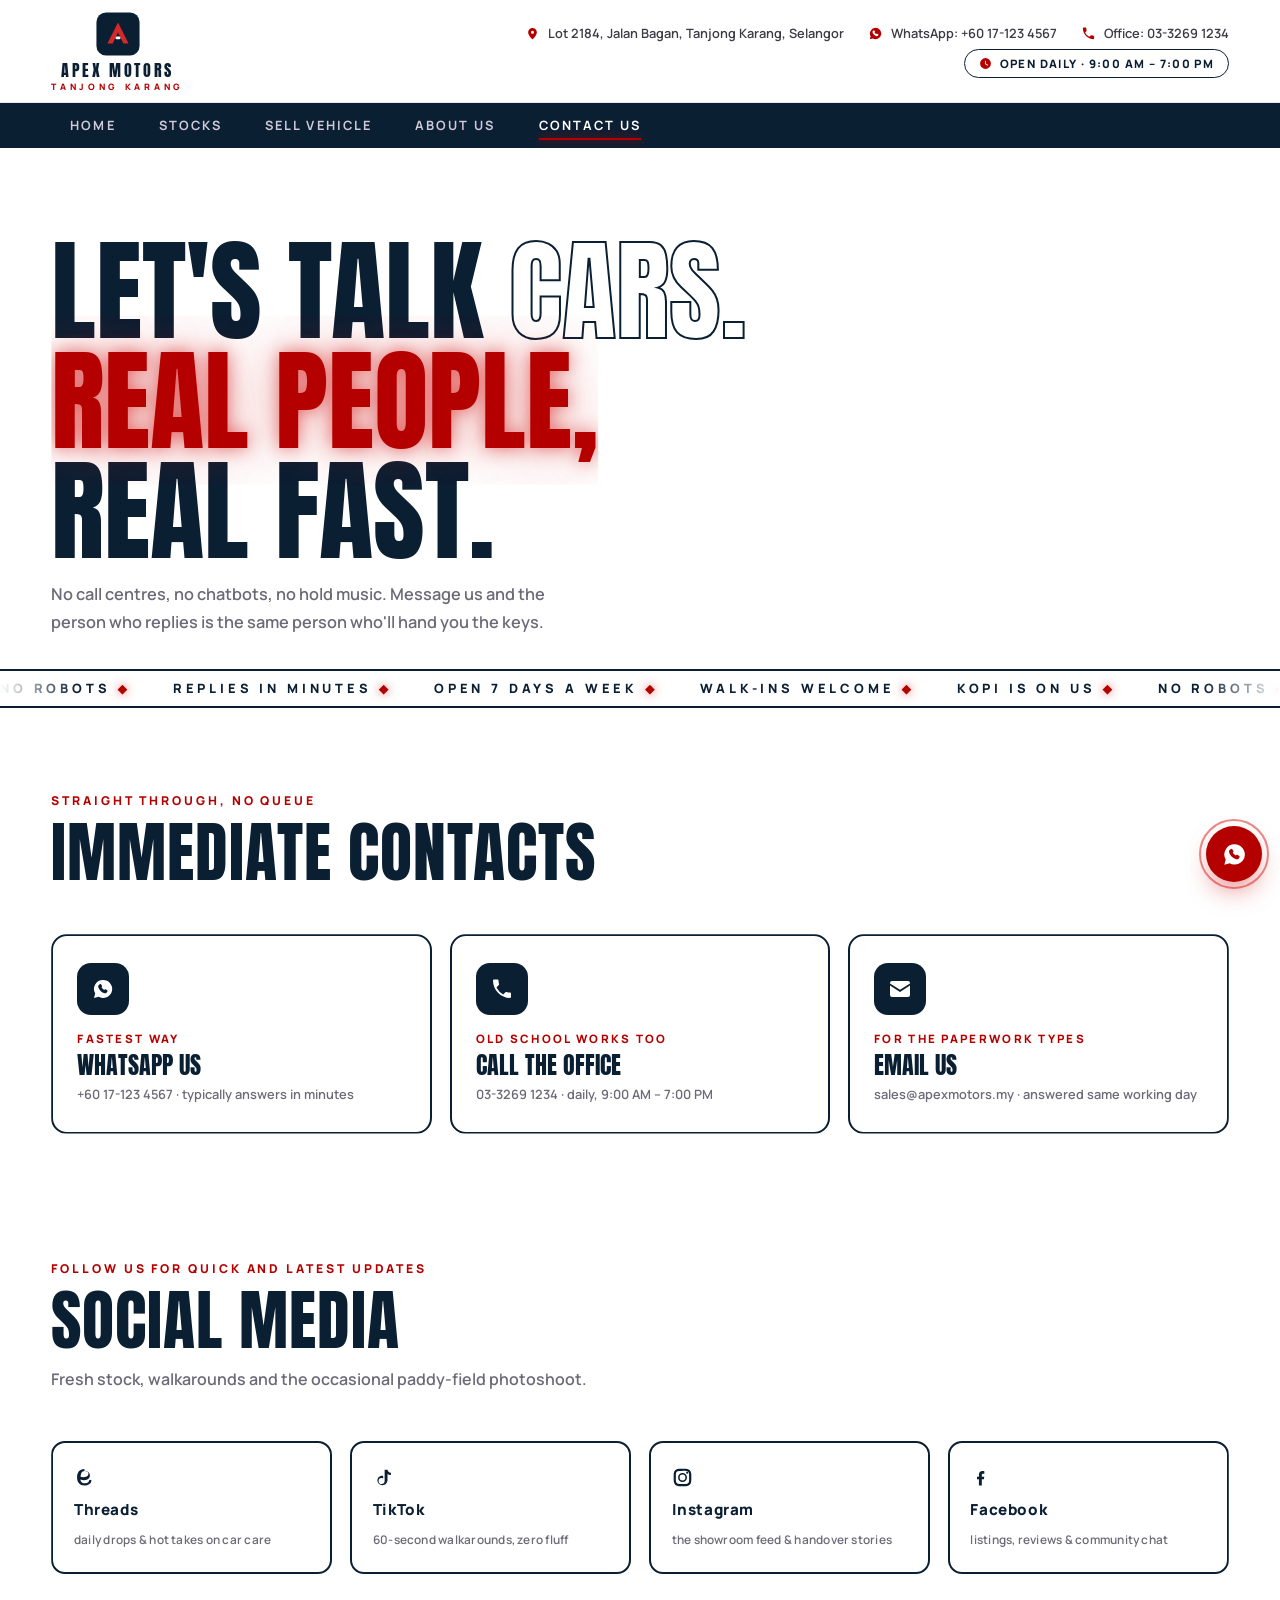
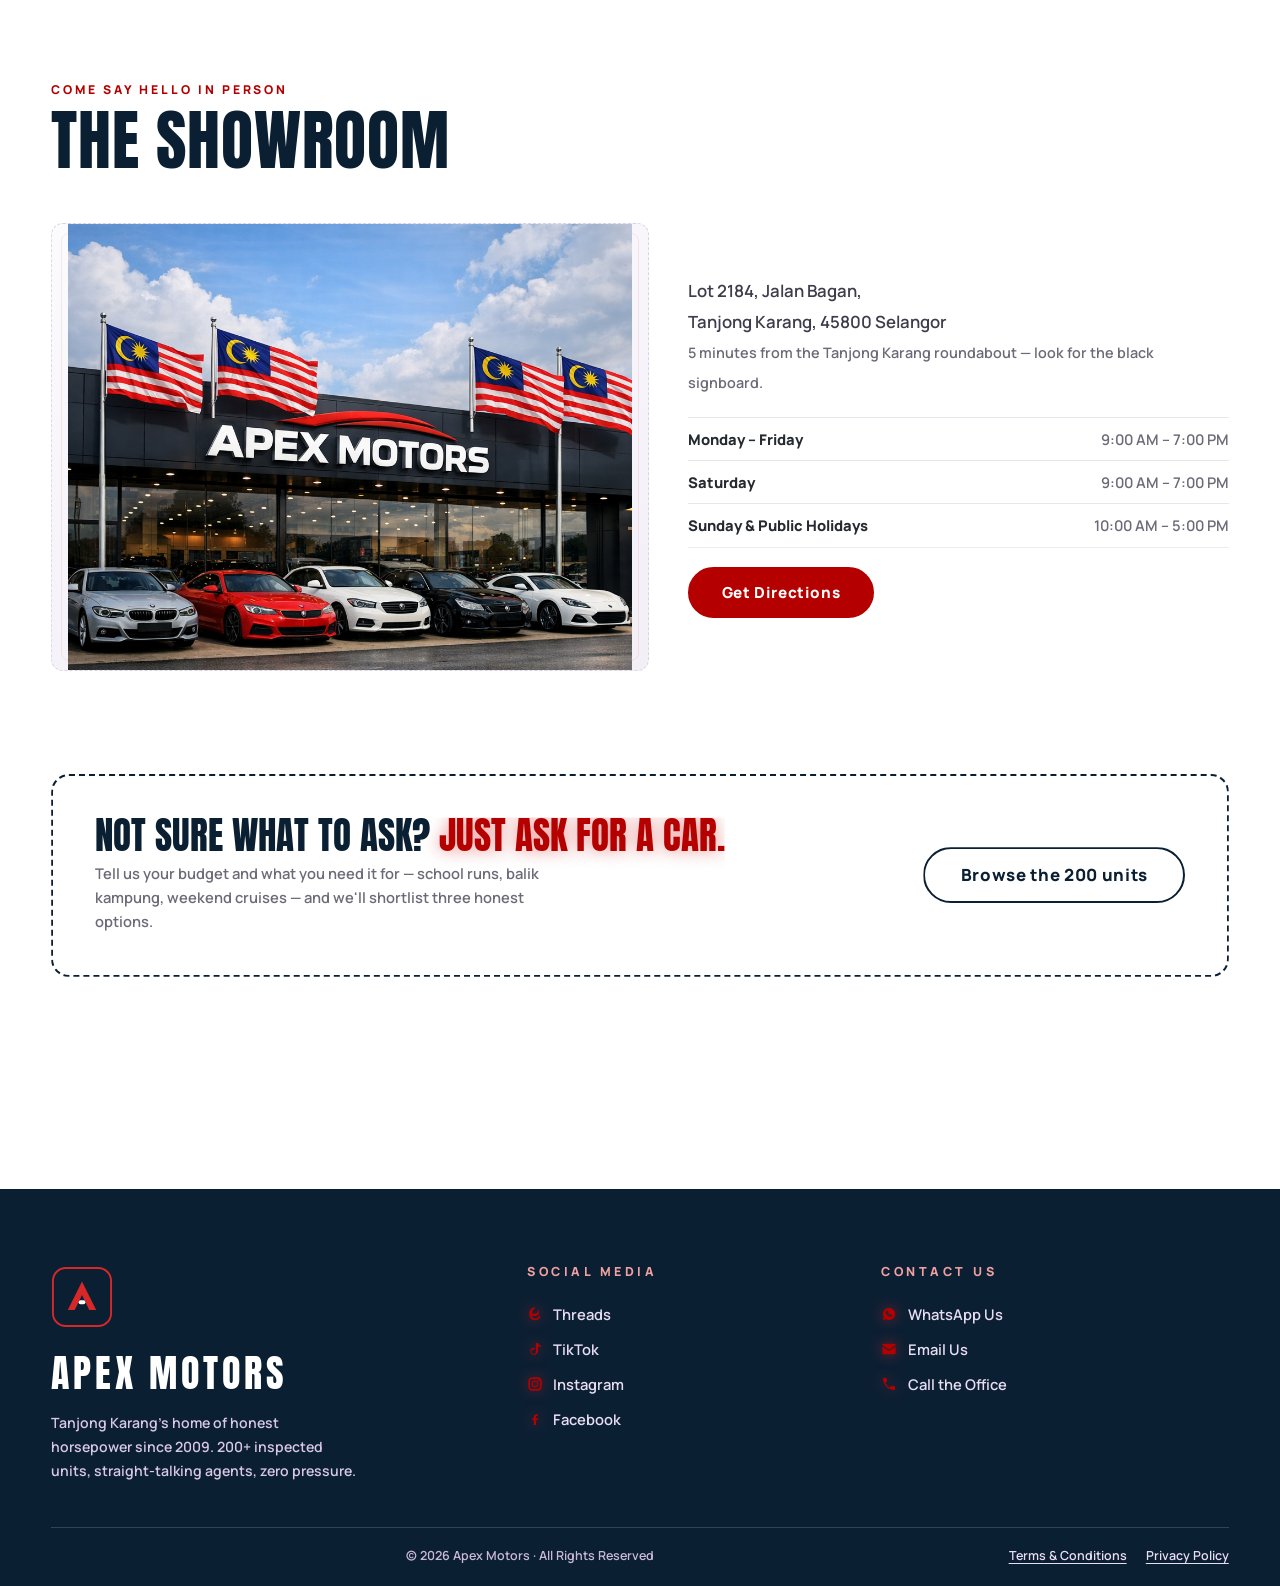
<file: contact.html>
<!DOCTYPE html>
<html lang="en">

<head>
  <meta charset="UTF-8">
  <meta name="viewport" content="width=device-width, initial-scale=1">
  <title>Contact Us · Apex Motors</title>
  <meta name="description"
    content="Talk to a real human at Apex Motors — WhatsApp, call, email or drop by the Tanjong Karang showroom. Threads, TikTok, Instagram and Facebook too.">
  <link rel="icon"
    href="data:image/svg+xml,%3Csvg xmlns='http://www.w3.org/2000/svg' viewBox='0 0 48 48'%3E%3Crect width='48' height='48' rx='10' fill='%230B1F33'/%3E%3Cpath d='M13 34 24 12l11 22h-5.4L24 22.4 18.4 34Z' fill='%23D62828'/%3E%3C/svg%3E">
  <link rel="preconnect" href="https://fonts.googleapis.com">
  <link rel="preconnect" href="https://fonts.gstatic.com" crossorigin>
  <link
    href="https://fonts.googleapis.com/css2?family=Anton&family=Manrope:ital,wght@0,400;0,500;0,600;0,700;0,800;1,600&display=swap"
    rel="stylesheet">
  <link rel="stylesheet" href="css/styles.css">
</head>

<body>

  <header class="site-head" id="siteHead">
    <div class="topbar" id="topbar">
      <div class="wrap topbar-in">
        <a class="brand" href="index.html" aria-label="Apex Motors — home">
          <span class="brand-logo" aria-hidden="true">
            <svg viewBox="0 0 48 48">
              <rect x="1.5" y="1.5" width="45" height="45" rx="10" fill="#0B1F33" />
              <path d="M13 34 24 12l11 22h-5.4L24 22.4 18.4 34Z" fill="#D62828" />
              <rect x="21.4" y="26.6" width="5.2" height="3" rx="1.5" fill="#fff" />
            </svg>
          </span>
          <span class="brand-name">Apex Motors<small>Tanjong Karang</small></span>
        </a>
        <div class="tb-right">
          <div class="tb-row">
            <span class="tb-item">
              <svg viewBox="0 0 24 24" aria-hidden="true">
                <path
                  d="M12 21.5S5 15.6 5 10a7 7 0 0 1 14 0c0 5.6-7 11.5-7 11.5Zm0-9a2.5 2.5 0 1 0 0-5 2.5 2.5 0 0 0 0 5Z" />
              </svg>
              Lot 2184, Jalan Bagan, Tanjong Karang, Selangor
            </span>
            <a class="tb-item" href="https://wa.me/60171234567?text=Hi%20Apex%20Motors!" target="_blank" rel="noopener">
              <svg viewBox="0 0 24 24" aria-hidden="true">
                <path
                  d="M12 3a9 9 0 0 0-7.8 13.5L3 21l4.7-1.2A9 9 0 1 0 12 3Zm4.2 12.1c-.6.9-1.7 1.4-2.6 1.2-2.9-.6-5.6-3.3-6.4-6.2-.3-1 .3-2.1 1.2-2.7l.7-.4c.3-.1.7 0 .9.3l1 1.5c.2.3.1.7-.1 1l-.4.5c.6 1.1 1.6 2 2.7 2.6l.5-.5c.2-.2.6-.3.9-.1l1.6 1c.3.2.4.6.3.9l-.3.9Z" />
              </svg>
              WhatsApp: +60 17-123 4567
            </a>
            <a class="tb-item" href="tel:+60332691234">
              <svg viewBox="0 0 24 24" aria-hidden="true">
                <path
                  d="M6.62 10.79a15.05 15.05 0 0 0 6.59 6.59l2.2-2.2a1 1 0 0 1 1.02-.24c1.12.37 2.33.57 3.57.57a1 1 0 0 1 1 1V20a1 1 0 0 1-1 1C10.85 21 3 13.15 3 3.5a1 1 0 0 1 1-1H7.5a1 1 0 0 1 1 1c0 1.24.2 2.45.57 3.57a1 1 0 0 1-.25 1.02l-2.2 2.2Z" />
              </svg>
              Office: 03-3269 1234
            </a>
          </div>
          <div class="tb-hours">
            <svg viewBox="0 0 24 24" aria-hidden="true">
              <path d="M12 2a10 10 0 1 0 10 10A10 10 0 0 0 12 2Zm4.2 14.2L11 13V7h1.5v5.2l4.5 2.7Z" />
            </svg>
            Open Daily · 9:00 AM – 7:00 PM
          </div>
        </div>
      </div>
    </div>
    <nav class="mainnav" aria-label="Main navigation">
      <div class="wrap nav-in">
        <a href="index.html">Home</a>
        <a href="stocks.html">Stocks</a>
        <a href="sell.html">Sell Vehicle</a>
        <a href="about.html">About Us</a>
        <a href="contact.html" class="on" aria-current="page">Contact Us</a>
      </div>
    </nav>
  </header>

  <main>
    <!-- ============ HERO · big type + ticker ============ -->
    <section class="ct-hero">
      <div class="wrap">
        <h1 data-reveal="rise">Let's talk <span class="outline">cars.</span><br><span class="glow">Real
            people,</span><br>real fast.</h1>
        <p data-reveal="left">No call centres, no chatbots, no hold music. Message us and the person who replies is the
          same person who'll hand you the keys.</p>
      </div>
      <div class="ct-ticker" aria-hidden="true">
        <div class="mq">
          <div class="mq-track" data-mq>
            <span>No robots <i>◆</i></span><span>Replies in minutes <i>◆</i></span><span>Open 7 days a week
              <i>◆</i></span><span>Walk-ins welcome <i>◆</i></span><span>Kopi is on us <i>◆</i></span><span>No robots
              <i>◆</i></span><span>Replies in minutes <i>◆</i></span><span>Open 7 days a week
              <i>◆</i></span><span>Walk-ins welcome <i>◆</i></span><span>Kopi is on us <i>◆</i></span>
          </div>
        </div>
      </div>
    </section>

    <!-- ============ IMMEDIATE CONTACTS ============ -->
    <section class="sec" style="padding-top:clamp(2.5rem,5vw,4.5rem);padding-bottom:1.25rem">
      <div class="wrap">
        <div class="sec-head" data-reveal="right">
          <span class="kicker">Straight through, no queue</span>
          <h2 class="sec-title">Immediate Contacts</h2>
        </div>
        <div class="ct-tiles" data-stagger="flip">
          <a class="ct-tile" href="https://wa.me/60171234567?text=Hi%20Apex%20Motors!" target="_blank" rel="noopener">
            <span class="t-ico"><svg viewBox="0 0 24 24">
                <path
                  d="M12 3a9 9 0 0 0-7.8 13.5L3 21l4.7-1.2A9 9 0 1 0 12 3Zm4.2 12.1c-.6.9-1.7 1.4-2.6 1.2-2.9-.6-5.6-3.3-6.4-6.2-.3-1 .3-2.1 1.2-2.7l.7-.4c.3-.1.7 0 .9.3l1 1.5c.2.3.1.7-.1 1l-.4.5c.6 1.1 1.6 2 2.7 2.6l.5-.5c.2-.2.6-.3.9-.1l1.6 1c.3.2.4.6.3.9l-.3.9Z" />
              </svg></span>
            <b>Fastest way</b>
            <strong>WhatsApp us</strong>
            <small>+60 17-123 4567 · typically answers in minutes</small>
          </a>
          <a class="ct-tile" href="tel:+60332691234">
            <span class="t-ico"><svg viewBox="0 0 24 24">
                <path
                  d="M6.62 10.79a15.05 15.05 0 0 0 6.59 6.59l2.2-2.2a1 1 0 0 1 1.02-.24c1.12.37 2.33.57 3.57.57a1 1 0 0 1 1 1V20a1 1 0 0 1-1 1C10.85 21 3 13.15 3 3.5a1 1 0 0 1 1-1H7.5a1 1 0 0 1 1 1c0 1.24.2 2.45.57 3.57a1 1 0 0 1-.25 1.02l-2.2 2.2Z" />
              </svg></span>
            <b>Old school works too</b>
            <strong>Call the office</strong>
            <small>03-3269 1234 · daily, 9:00 AM – 7:00 PM</small>
          </a>
          <a class="ct-tile" href="mailto:sales@apexmotors.my">
            <span class="t-ico"><svg viewBox="0 0 24 24">
                <path
                  d="M2 6a2 2 0 0 1 2-2h16a2 2 0 0 1 2 2v.4l-10 6.3L2 6.4Zm0 2.6 10 6.3 10-6.3V18a2 2 0 0 1-2 2H4a2 2 0 0 1-2-2Z" />
              </svg></span>
            <b>For the paperwork types</b>
            <strong>Email us</strong>
            <small>sales@apexmotors.my · answered same working day</small>
          </a>
        </div>
      </div>
    </section>

    <!-- ============ SOCIAL MEDIA ============ -->
    <section class="sec">
      <div class="wrap">
        <div class="sec-head" >
          <span class="kicker">Follow us for quick and latest updates</span>
          <h2 class="sec-title">Social Media</h2>
          <p class="sec-sub">Fresh stock, walkarounds and the occasional paddy-field photoshoot.</p>
        </div>
        <div class="ct-soc" data-stagger="pop">
          <a class="soc-btn" href="https://www.threads.net/" target="_blank" rel="noopener">
            <svg viewBox="0 0 24 24">
              <path
                d="M12.1 2.2c-3 0-5.3 1-6.7 2.9C4.1 6.8 3.5 9 3.5 11.7s.6 4.9 1.9 6.6c1.4 1.9 3.7 2.9 6.7 2.9 2.5 0 4.5-.7 5.9-2 1.2-1.1 1.9-2.6 2-4.2l-2.4-.3c-.3 2.2-1.8 3.9-4.5 4-2.3.1-4.1-.6-5.1-2.2-.4-.6-.6-1.4-.7-2.2 2.7 1.1 5.8 1 7.9-.1 2-1.1 3.1-2.8 3-4.8-.1-1.5-.8-2.8-2-3.7-1.2-.8-2.7-1.3-4.5-1.3Zm.2 2.4c2.4 0 4 1.1 4.2 2.9.2 1.6-.9 3-2.8 3.7-1.7.6-4 .7-6.2 0 0-1.6.3-3 .8-4.1.7-1.6 2-2.5 4-2.5Z" />
            </svg>
            Threads <small>daily drops &amp; hot takes on car care</small>
          </a>
          <a class="soc-btn" href="https://www.tiktok.com/" target="_blank" rel="noopener">
            <svg viewBox="0 0 24 24">
              <path
                d="M16.6 3c.4 2 1.6 3.3 3.9 3.5v2.6c-1.5.1-2.8-.3-3.9-1v6.6c0 4.2-3.2 6.4-6.2 6.2-2.5-.1-4.8-1.8-5.3-4.5-.5-2.7 1-5.3 3.6-6.1.9-.3 1.9-.3 2.9 0v2.8a3.1 3.1 0 0 0-1.9-.4 3.4 3.4 0 0 0-3.3 3.5 3.4 3.4 0 0 0 3.5 3.2c1.9 0 3.4-1.4 3.4-3.4V3Z" />
            </svg>
            TikTok <small>60-second walkarounds, zero fluff</small>
          </a>
          <a class="soc-btn" href="https://www.instagram.com/" target="_blank" rel="noopener">
            <svg viewBox="0 0 24 24">
              <path
                d="M12 4.4c2.5 0 2.8 0 3.8.05 2.4.1 3.6 1.3 3.7 3.7.05 1 .05 1.3.05 3.8s0 2.8-.05 3.8c-.1 2.4-1.3 3.6-3.7 3.7-1 .05-1.3.05-3.8.05s-2.8 0-3.8-.05c-2.4-.1-3.6-1.3-3.7-3.7C4.4 14.8 4.4 14.5 4.4 12s0-2.8.05-3.8c.1-2.4 1.3-3.6 3.7-3.7 1-.05 1.3-.05 3.85-.05ZM12 2C9.3 2 9 2 7.9 2.1c-3.6.2-5.8 2.3-6 6C1.9 9.1 1.9 9.4 1.9 12s0 2.9.1 4c.2 3.6 2.3 5.8 6 6C9 22.1 9.3 22.1 12 22.1s3 0 4-.1c3.6-.2 5.8-2.3 6-6 .1-1 .1-1.3.1-4s0-3-.1-4c-.2-3.6-2.3-5.8-6-6C15 2 14.7 2 12 2Zm0 4.9a5.1 5.1 0 1 0 0 10.2 5.1 5.1 0 0 0 0-10.2Zm0 8.4a3.3 3.3 0 1 1 0-6.6 3.3 3.3 0 0 1 0 6.6Zm5.3-9.9a1.2 1.2 0 1 0 0 2.4 1.2 1.2 0 0 0 0-2.4Z" />
            </svg>
            Instagram <small>the showroom feed &amp; handover stories</small>
          </a>
          <a class="soc-btn" href="https://www.facebook.com/" target="_blank" rel="noopener">
            <svg viewBox="0 0 24 24">
              <path
                d="M13.5 21v-7h2.4l.4-3h-2.8V9.1c0-.9.3-1.5 1.6-1.5h1.3V4.9c-.6-.1-1.4-.2-2.3-.2-2.3 0-3.9 1.4-3.9 4V11H8v3h2.2v7Z" />
            </svg>
            Facebook <small>listings, reviews &amp; community chat</small>
          </a>
        </div>
      </div>
    </section>

    <!-- ============ SHOWROOM ============ -->
    <section class="sec" style="padding-top:0">
      <div class="wrap">
        <div class="sec-head" data-reveal="left">
          <span class="kicker">Come say hello in person</span>
          <h2 class="sec-title">The Showroom</h2>
        </div>
        <div class="ct-showroom">
          <div class="slot" data-image="images/contactus/dealership.png" data-alt="Apex Motors dealership showroom"
            data-reveal="zoom">
            <div class="slot-core"><svg viewBox="0 0 24 24">
                <path d="M4 8h3l2-3h6l2 3h3v9h-2a2 2 0 1 1-4 0H10a2 2 0 1 1-4 0H4Z" />
              </svg><span>Showroom photo slot</span><em>add photo to images/</em></div>
          </div>
          <div data-reveal="right">
            <p style="font:600 1.05rem/1.8 var(--body);color:#3f3b4a">
              Lot 2184, Jalan Bagan,<br>Tanjong Karang, 45800 Selangor<br>
              <span style="color:var(--mute);font-size:.9rem">5 minutes from the Tanjong Karang roundabout — look for
                the black signboard.</span>
            </p>
            <ul class="hours-list">
              <li><b>Monday – Friday</b><span>9:00 AM – 7:00 PM</span></li>
              <li><b>Saturday</b><span>9:00 AM – 7:00 PM</span></li>
              <li><b>Sunday &amp; Public Holidays</b><span>10:00 AM – 5:00 PM</span></li>
            </ul>
            <a class="btn solid" href="https://www.google.com/maps/search/?api=1&amp;query=Tanjong+Karang+Selangor"
              target="_blank" rel="noopener">Get Directions</a>
          </div>
        </div>
      </div>
    </section>

    <!-- ============ CTA TICKET ============ -->
    <section class="sec" style="padding-top:0">
      <div class="wrap">
        <div class="ct-ticket" data-reveal="tilt">
          <div>
            <h3>Not sure what to ask? <span style="color:var(--neon);text-shadow:0 0 16px rgba(214,40,40,.5)">Just ask
                for a car.</span></h3>
            <p>Tell us your budget and what you need it for — school runs, balik kampung, weekend cruises — and we'll
              shortlist three honest options.</p>
          </div>
          <a class="btn ghost big" style="min-width:0;padding:1.1rem 2.2rem" href="stocks.html">Browse the 200 units</a>
        </div>
      </div>
    </section>
  </main>

  <footer class="site-foot">
    <div class="wrap foot-grid">
      <div class="f-brand">
        <span class="brand-logo" aria-hidden="true">
          <svg viewBox="0 0 48 48">
            <rect x="1.5" y="1.5" width="45" height="45" rx="10" fill="#0B1F33" stroke="#D62828" stroke-width="1.5" />
            <path d="M13 34 24 12l11 22h-5.4L24 22.4 18.4 34Z" fill="#D62828" />
            <rect x="21.4" y="26.6" width="5.2" height="3" rx="1.5" fill="#fff" />
          </svg>
        </span>
        <span class="foot-name">Apex Motors</span>
        <p>Tanjong Karang's home of honest horsepower since 2009. 200+ inspected units, straight-talking agents, zero
          pressure.</p>
      </div>
      <div>
        <h4>Social Media</h4>
        <div class="f-links">
          <a href="https://www.threads.net/" target="_blank" rel="noopener"><svg viewBox="0 0 24 24">
              <path
                d="M12.1 2.2c-3 0-5.3 1-6.7 2.9C4.1 6.8 3.5 9 3.5 11.7s.6 4.9 1.9 6.6c1.4 1.9 3.7 2.9 6.7 2.9 2.5 0 4.5-.7 5.9-2 1.2-1.1 1.9-2.6 2-4.2l-2.4-.3c-.3 2.2-1.8 3.9-4.5 4-2.3.1-4.1-.6-5.1-2.2-.4-.6-.6-1.4-.7-2.2 2.7 1.1 5.8 1 7.9-.1 2-1.1 3.1-2.8 3-4.8-.1-1.5-.8-2.8-2-3.7-1.2-.8-2.7-1.3-4.5-1.3Zm.2 2.4c2.4 0 4 1.1 4.2 2.9.2 1.6-.9 3-2.8 3.7-1.7.6-4 .7-6.2 0 0-1.6.3-3 .8-4.1.7-1.6 2-2.5 4-2.5Z" />
            </svg>Threads</a>
          <a href="https://www.tiktok.com/" target="_blank" rel="noopener"><svg viewBox="0 0 24 24">
              <path
                d="M16.6 3c.4 2 1.6 3.3 3.9 3.5v2.6c-1.5.1-2.8-.3-3.9-1v6.6c0 4.2-3.2 6.4-6.2 6.2-2.5-.1-4.8-1.8-5.3-4.5-.5-2.7 1-5.3 3.6-6.1.9-.3 1.9-.3 2.9 0v2.8a3.1 3.1 0 0 0-1.9-.4 3.4 3.4 0 0 0-3.3 3.5 3.4 3.4 0 0 0 3.5 3.2c1.9 0 3.4-1.4 3.4-3.4V3Z" />
            </svg>TikTok</a>
          <a href="https://www.instagram.com/" target="_blank" rel="noopener"><svg viewBox="0 0 24 24">
              <path
                d="M12 4.4c2.5 0 2.8 0 3.8.05 2.4.1 3.6 1.3 3.7 3.7.05 1 .05 1.3.05 3.8s0 2.8-.05 3.8c-.1 2.4-1.3 3.6-3.7 3.7-1 .05-1.3.05-3.8.05s-2.8 0-3.8-.05c-2.4-.1-3.6-1.3-3.7-3.7C4.4 14.8 4.4 14.5 4.4 12s0-2.8.05-3.8c.1-2.4 1.3-3.6 3.7-3.7 1-.05 1.3-.05 3.85-.05ZM12 2C9.3 2 9 2 7.9 2.1c-3.6.2-5.8 2.3-6 6C1.9 9.1 1.9 9.4 1.9 12s0 2.9.1 4c.2 3.6 2.3 5.8 6 6C9 22.1 9.3 22.1 12 22.1s3 0 4-.1c3.6-.2 5.8-2.3 6-6 .1-1 .1-1.3.1-4s0-3-.1-4c-.2-3.6-2.3-5.8-6-6C15 2 14.7 2 12 2Zm0 4.9a5.1 5.1 0 1 0 0 10.2 5.1 5.1 0 0 0 0-10.2Zm0 8.4a3.3 3.3 0 1 1 0-6.6 3.3 3.3 0 0 1 0 6.6Zm5.3-9.9a1.2 1.2 0 1 0 0 2.4 1.2 1.2 0 0 0 0-2.4Z" />
            </svg>Instagram</a>
          <a href="https://www.facebook.com/" target="_blank" rel="noopener"><svg viewBox="0 0 24 24">
              <path
                d="M13.5 21v-7h2.4l.4-3h-2.8V9.1c0-.9.3-1.5 1.6-1.5h1.3V4.9c-.6-.1-1.4-.2-2.3-.2-2.3 0-3.9 1.4-3.9 4V11H8v3h2.2v7Z" />
            </svg>Facebook</a>
        </div>
      </div>
      <div>
        <h4>Contact Us</h4>
        <div class="f-links">
          <a href="https://wa.me/60171234567" target="_blank" rel="noopener"><svg viewBox="0 0 24 24">
              <path
                d="M12 3a9 9 0 0 0-7.8 13.5L3 21l4.7-1.2A9 9 0 1 0 12 3Zm4.2 12.1c-.6.9-1.7 1.4-2.6 1.2-2.9-.6-5.6-3.3-6.4-6.2-.3-1 .3-2.1 1.2-2.7l.7-.4c.3-.1.7 0 .9.3l1 1.5c.2.3.1.7-.1 1l-.4.5c.6 1.1 1.6 2 2.7 2.6l.5-.5c.2-.2.6-.3.9-.1l1.6 1c.3.2.4.6.3.9l-.3.9Z" />
            </svg>WhatsApp Us</a>
          <a href="mailto:sales@apexmotors.my"><svg viewBox="0 0 24 24">
              <path
                d="M2 6a2 2 0 0 1 2-2h16a2 2 0 0 1 2 2v.4l-10 6.3L2 6.4Zm0 2.6 10 6.3 10-6.3V18a2 2 0 0 1-2 2H4a2 2 0 0 1-2-2Z" />
            </svg>Email Us</a>
          <a href="tel:+60332691234"><svg viewBox="0 0 24 24">
              <path
                d="M6.62 10.79a15.05 15.05 0 0 0 6.59 6.59l2.2-2.2a1 1 0 0 1 1.02-.24c1.12.37 2.33.57 3.57.57a1 1 0 0 1 1 1V20a1 1 0 0 1-1 1C10.85 21 3 13.15 3 3.5a1 1 0 0 1 1-1H7.5a1 1 0 0 1 1 1c0 1.24.2 2.45.57 3.57a1 1 0 0 1-.25 1.02l-2.2 2.2Z" />
            </svg>Call the Office</a>
        </div>
      </div>
    </div>
    <div class="wrap foot-base">
      <span class="fb-left" aria-hidden="true"></span>
      <span class="fb-mid">© <span data-year>2026</span> Apex Motors · All Rights Reserved</span>
      <span class="fb-right">
        <button data-modal="terms">Terms &amp; Conditions</button>
        <button data-modal="privacy">Privacy Policy</button>
      </span>
    </div>
  </footer>

  <a class="wa-fab" href="https://wa.me/60171234567?text=Hi%20Apex%20Motors!" target="_blank" rel="noopener"
    aria-label="Chat on WhatsApp">
    <svg viewBox="0 0 24 24">
      <path
        d="M12 3a9 9 0 0 0-7.8 13.5L3 21l4.7-1.2A9 9 0 1 0 12 3Zm4.2 12.1c-.6.9-1.7 1.4-2.6 1.2-2.9-.6-5.6-3.3-6.4-6.2-.3-1 .3-2.1 1.2-2.7l.7-.4c.3-.1.7 0 .9.3l1 1.5c.2.3.1.7-.1 1l-.4.5c.6 1.1 1.6 2 2.7 2.6l.5-.5c.2-.2.6-.3.9-.1l1.6 1c.3.2.4.6.3.9l-.3.9Z" />
    </svg>
  </a>

  <script src="js/common.js"></script>
</body>

</html>
</file>
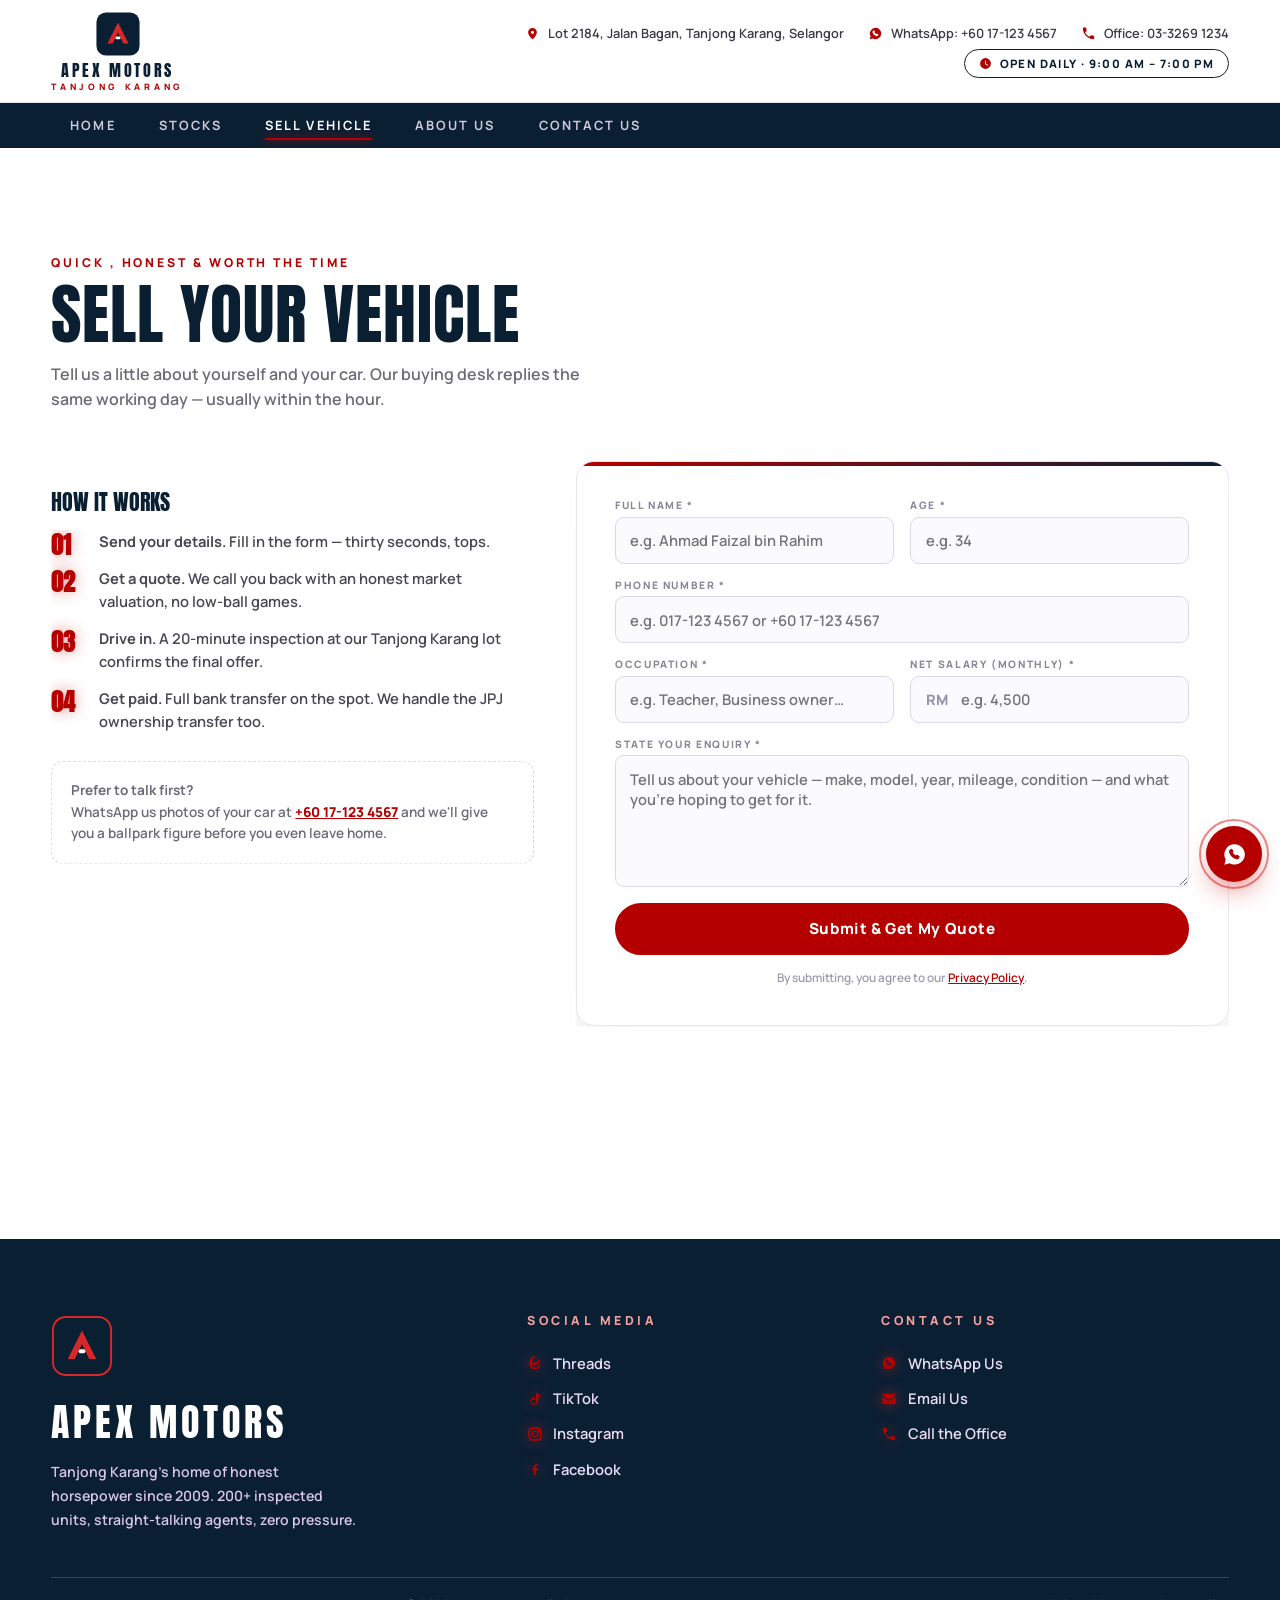
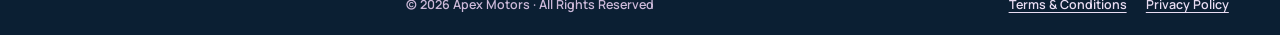
<file: sell.html>
<!DOCTYPE html>
<html lang="en">
<head>
<meta charset="UTF-8">
<meta name="viewport" content="width=device-width, initial-scale=1">
<title>Sell Your Vehicle · Apex Motors</title>
<meta name="description" content="Sell your car to Apex Motors — instant valuation, honest pricing, payment within 24 hours. Submit your details to get started.">
<link rel="icon" href="data:image/svg+xml,%3Csvg xmlns='http://www.w3.org/2000/svg' viewBox='0 0 48 48'%3E%3Crect width='48' height='48' rx='10' fill='%230B1F33'/%3E%3Cpath d='M13 34 24 12l11 22h-5.4L24 22.4 18.4 34Z' fill='%23D62828'/%3E%3C/svg%3E">
<link rel="preconnect" href="https://fonts.googleapis.com">
<link rel="preconnect" href="https://fonts.gstatic.com" crossorigin>
<link href="https://fonts.googleapis.com/css2?family=Anton&family=Manrope:ital,wght@0,400;0,500;0,600;0,700;0,800;1,600&display=swap" rel="stylesheet">
<link rel="stylesheet" href="css/styles.css">
</head>
<body>

<header class="site-head" id="siteHead">
  <div class="topbar" id="topbar">
    <div class="wrap topbar-in">
      <a class="brand" href="index.html" aria-label="Apex Motors — home">
        <span class="brand-logo" aria-hidden="true">
          <svg viewBox="0 0 48 48"><rect x="1.5" y="1.5" width="45" height="45" rx="10" fill="#0B1F33"/><path d="M13 34 24 12l11 22h-5.4L24 22.4 18.4 34Z" fill="#D62828"/><rect x="21.4" y="26.6" width="5.2" height="3" rx="1.5" fill="#fff"/></svg>
        </span>
        <span class="brand-name">Apex Motors<small>Tanjong Karang</small></span>
      </a>
      <div class="tb-right">
        <div class="tb-row">
          <span class="tb-item">
            <svg viewBox="0 0 24 24" aria-hidden="true"><path d="M12 21.5S5 15.6 5 10a7 7 0 0 1 14 0c0 5.6-7 11.5-7 11.5Zm0-9a2.5 2.5 0 1 0 0-5 2.5 2.5 0 0 0 0 5Z"/></svg>
            Lot 2184, Jalan Bagan, Tanjong Karang, Selangor
          </span>
          <a class="tb-item" href="https://wa.me/60171234567?text=Hi%20Apex%20Motors%2C%20I%27d%20like%20to%20sell%20my%20car." target="_blank" rel="noopener">
            <svg viewBox="0 0 24 24" aria-hidden="true"><path d="M12 3a9 9 0 0 0-7.8 13.5L3 21l4.7-1.2A9 9 0 1 0 12 3Zm4.2 12.1c-.6.9-1.7 1.4-2.6 1.2-2.9-.6-5.6-3.3-6.4-6.2-.3-1 .3-2.1 1.2-2.7l.7-.4c.3-.1.7 0 .9.3l1 1.5c.2.3.1.7-.1 1l-.4.5c.6 1.1 1.6 2 2.7 2.6l.5-.5c.2-.2.6-.3.9-.1l1.6 1c.3.2.4.6.3.9l-.3.9Z"/></svg>
            WhatsApp: +60 17-123 4567
          </a>
          <a class="tb-item" href="tel:+60332691234">
            <svg viewBox="0 0 24 24" aria-hidden="true"><path d="M6.62 10.79a15.05 15.05 0 0 0 6.59 6.59l2.2-2.2a1 1 0 0 1 1.02-.24c1.12.37 2.33.57 3.57.57a1 1 0 0 1 1 1V20a1 1 0 0 1-1 1C10.85 21 3 13.15 3 3.5a1 1 0 0 1 1-1H7.5a1 1 0 0 1 1 1c0 1.24.2 2.45.57 3.57a1 1 0 0 1-.25 1.02l-2.2 2.2Z"/></svg>
            Office: 03-3269 1234
          </a>
        </div>
        <div class="tb-hours">
          <svg viewBox="0 0 24 24" aria-hidden="true"><path d="M12 2a10 10 0 1 0 10 10A10 10 0 0 0 12 2Zm4.2 14.2L11 13V7h1.5v5.2l4.5 2.7Z"/></svg>
          Open Daily · 9:00 AM – 7:00 PM
        </div>
      </div>
    </div>
  </div>
  <nav class="mainnav" aria-label="Main navigation">
    <div class="wrap nav-in">
      <a href="index.html">Home</a>
      <a href="stocks.html">Stocks</a>
      <a href="sell.html" class="on" aria-current="page">Sell Vehicle</a>
      <a href="about.html">About Us</a>
      <a href="contact.html">Contact Us</a>
    </div>
  </nav>
</header>

<main>
  <section class="sec">
    <div class="wrap">
      <div class="sec-head">
        <span class="kicker">Quick , Honest & worth the time</span>
        <h1 class="sec-title">Sell Your Vehicle</h1>
        <p class="sec-sub">Tell us a little about yourself and your car. Our buying desk replies the same working day — usually within the hour.</p>
      </div>

      <div class="sell-grid">
        <!-- SIDE · how it works -->
        <div class="sell-side" data-reveal="left">
          <h3>How it works</h3>
          <ol>
            <li><strong>Send your details.</strong> Fill in the form — thirty seconds, tops.</li>
            <li><strong>Get a quote.</strong> We call you back with an honest market valuation, no low-ball games.</li>
            <li><strong>Drive in.</strong> A 20-minute inspection at our Tanjong Karang lot confirms the final offer.</li>
            <li><strong>Get paid.</strong> Full bank transfer on the spot. We handle the JPJ ownership transfer too.</li>
          </ol>
          <div class="aside-note">
            <strong>Prefer to talk first?</strong><br>
            WhatsApp us photos of your car at <a href="https://wa.me/60171234567" target="_blank" rel="noopener" style="color:var(--neon);font-weight:800">+60 17-123 4567</a> and we'll give you a ballpark figure before you even leave home.
          </div>
        </div>

        <!-- FORM CARD -->
        <div data-reveal="right">
          <form class="form-card" id="sellForm" novalidate>
            <div class="frow two">
              <label class="fld" id="wName">
                <span>Full Name *</span>
                <input type="text" name="name" id="inName" autocomplete="name" placeholder="e.g. Ahmad Faizal bin Rahim">
                <small class="msg">Please enter your full name.</small>
              </label>
              <label class="fld" id="wAge">
                <span>Age *</span>
                <input type="number" name="age" id="inAge" inputmode="numeric" min="18" max="99" placeholder="e.g. 34">
                <small class="msg">Age must be between 18 and 99.</small>
              </label>
            </div>
            <div class="frow">
              <label class="fld" id="wPhone">
                <span>Phone Number *</span>
                <input type="tel" name="phone" id="inPhone" autocomplete="tel" inputmode="tel" placeholder="e.g. 017-123 4567 or +60 17-123 4567">
                <small class="msg">Enter a valid phone number (digits, +, - and spaces, at least 9 digits).</small>
              </label>
            </div>
            <div class="frow two">
              <label class="fld" id="wJob">
                <span>Occupation *</span>
                <input type="text" name="occupation" id="inJob" placeholder="e.g. Teacher, Business owner…">
                <small class="msg">Please tell us your occupation.</small>
              </label>
              <label class="fld" id="wSalary">
                <span>Net Salary (monthly) *</span>
                <div class="money"><input type="text" name="salary" id="inSalary" inputmode="numeric" placeholder="e.g. 4,500"></div>
                <small class="msg">Enter your monthly net salary in RM.</small>
              </label>
            </div>
            <div class="frow">
              <label class="fld" id="wEnq">
                <span>State Your Enquiry *</span>
                <textarea name="enquiry" id="inEnq" placeholder="Tell us about your vehicle — make, model, year, mileage, condition — and what you're hoping to get for it."></textarea>
                <small class="msg">Please describe your vehicle or enquiry (min. 10 characters).</small>
              </label>
            </div>
            <button type="submit" class="btn solid" style="width:100%">Submit &amp; Get My Quote</button>
            <p style="margin-top:.9rem;font:600 .74rem/1.5 var(--body);color:#a19bb0;text-align:center">
              By submitting, you agree to our <button type="button" data-modal="privacy" style="border:none;background:none;font:inherit;color:var(--neon);cursor:pointer;text-decoration:underline">Privacy Policy</button>.
            </p>
          </form>

          <div class="form-card form-done" id="formDone">
            <div class="tick"><svg viewBox="0 0 24 24"><path d="M4.5 12.5 10 18 19.5 6.5"/></svg></div>
            <h3>Details received!</h3>
            <p id="doneMsg">Our buying desk will call you back within the working day with a valuation for your vehicle.</p>
            <button class="btn ghost" id="doneReset">Submit another vehicle</button>
          </div>
        </div>
      </div>
    </div>
  </section>
</main>

<footer class="site-foot">
  <div class="wrap foot-grid">
    <div class="f-brand">
      <span class="brand-logo" aria-hidden="true">
        <svg viewBox="0 0 48 48"><rect x="1.5" y="1.5" width="45" height="45" rx="10" fill="#0B1F33" stroke="#D62828" stroke-width="1.5"/><path d="M13 34 24 12l11 22h-5.4L24 22.4 18.4 34Z" fill="#D62828"/><rect x="21.4" y="26.6" width="5.2" height="3" rx="1.5" fill="#fff"/></svg>
      </span>
      <span class="foot-name">Apex Motors</span>
      <p>Tanjong Karang's home of honest horsepower since 2009. 200+ inspected units, straight-talking agents, zero pressure.</p>
    </div>
    <div>
      <h4>Social Media</h4>
      <div class="f-links">
        <a href="https://www.threads.net/" target="_blank" rel="noopener"><svg viewBox="0 0 24 24"><path d="M12.1 2.2c-3 0-5.3 1-6.7 2.9C4.1 6.8 3.5 9 3.5 11.7s.6 4.9 1.9 6.6c1.4 1.9 3.7 2.9 6.7 2.9 2.5 0 4.5-.7 5.9-2 1.2-1.1 1.9-2.6 2-4.2l-2.4-.3c-.3 2.2-1.8 3.9-4.5 4-2.3.1-4.1-.6-5.1-2.2-.4-.6-.6-1.4-.7-2.2 2.7 1.1 5.8 1 7.9-.1 2-1.1 3.1-2.8 3-4.8-.1-1.5-.8-2.8-2-3.7-1.2-.8-2.7-1.3-4.5-1.3Zm.2 2.4c2.4 0 4 1.1 4.2 2.9.2 1.6-.9 3-2.8 3.7-1.7.6-4 .7-6.2 0 0-1.6.3-3 .8-4.1.7-1.6 2-2.5 4-2.5Z"/></svg>Threads</a>
        <a href="https://www.tiktok.com/" target="_blank" rel="noopener"><svg viewBox="0 0 24 24"><path d="M16.6 3c.4 2 1.6 3.3 3.9 3.5v2.6c-1.5.1-2.8-.3-3.9-1v6.6c0 4.2-3.2 6.4-6.2 6.2-2.5-.1-4.8-1.8-5.3-4.5-.5-2.7 1-5.3 3.6-6.1.9-.3 1.9-.3 2.9 0v2.8a3.1 3.1 0 0 0-1.9-.4 3.4 3.4 0 0 0-3.3 3.5 3.4 3.4 0 0 0 3.5 3.2c1.9 0 3.4-1.4 3.4-3.4V3Z"/></svg>TikTok</a>
        <a href="https://www.instagram.com/" target="_blank" rel="noopener"><svg viewBox="0 0 24 24"><path d="M12 4.4c2.5 0 2.8 0 3.8.05 2.4.1 3.6 1.3 3.7 3.7.05 1 .05 1.3.05 3.8s0 2.8-.05 3.8c-.1 2.4-1.3 3.6-3.7 3.7-1 .05-1.3.05-3.8.05s-2.8 0-3.8-.05c-2.4-.1-3.6-1.3-3.7-3.7C4.4 14.8 4.4 14.5 4.4 12s0-2.8.05-3.8c.1-2.4 1.3-3.6 3.7-3.7 1-.05 1.3-.05 3.85-.05ZM12 2C9.3 2 9 2 7.9 2.1c-3.6.2-5.8 2.3-6 6C1.9 9.1 1.9 9.4 1.9 12s0 2.9.1 4c.2 3.6 2.3 5.8 6 6C9 22.1 9.3 22.1 12 22.1s3 0 4-.1c3.6-.2 5.8-2.3 6-6 .1-1 .1-1.3.1-4s0-3-.1-4c-.2-3.6-2.3-5.8-6-6C15 2 14.7 2 12 2Zm0 4.9a5.1 5.1 0 1 0 0 10.2 5.1 5.1 0 0 0 0-10.2Zm0 8.4a3.3 3.3 0 1 1 0-6.6 3.3 3.3 0 0 1 0 6.6Zm5.3-9.9a1.2 1.2 0 1 0 0 2.4 1.2 1.2 0 0 0 0-2.4Z"/></svg>Instagram</a>
        <a href="https://www.facebook.com/" target="_blank" rel="noopener"><svg viewBox="0 0 24 24"><path d="M13.5 21v-7h2.4l.4-3h-2.8V9.1c0-.9.3-1.5 1.6-1.5h1.3V4.9c-.6-.1-1.4-.2-2.3-.2-2.3 0-3.9 1.4-3.9 4V11H8v3h2.2v7Z"/></svg>Facebook</a>
      </div>
    </div>
    <div>
      <h4>Contact Us</h4>
      <div class="f-links">
        <a href="https://wa.me/60171234567" target="_blank" rel="noopener"><svg viewBox="0 0 24 24"><path d="M12 3a9 9 0 0 0-7.8 13.5L3 21l4.7-1.2A9 9 0 1 0 12 3Zm4.2 12.1c-.6.9-1.7 1.4-2.6 1.2-2.9-.6-5.6-3.3-6.4-6.2-.3-1 .3-2.1 1.2-2.7l.7-.4c.3-.1.7 0 .9.3l1 1.5c.2.3.1.7-.1 1l-.4.5c.6 1.1 1.6 2 2.7 2.6l.5-.5c.2-.2.6-.3.9-.1l1.6 1c.3.2.4.6.3.9l-.3.9Z"/></svg>WhatsApp Us</a>
        <a href="mailto:sales@apexmotors.my"><svg viewBox="0 0 24 24"><path d="M2 6a2 2 0 0 1 2-2h16a2 2 0 0 1 2 2v.4l-10 6.3L2 6.4Zm0 2.6 10 6.3 10-6.3V18a2 2 0 0 1-2 2H4a2 2 0 0 1-2-2Z"/></svg>Email Us</a>
        <a href="tel:+60332691234"><svg viewBox="0 0 24 24"><path d="M6.62 10.79a15.05 15.05 0 0 0 6.59 6.59l2.2-2.2a1 1 0 0 1 1.02-.24c1.12.37 2.33.57 3.57.57a1 1 0 0 1 1 1V20a1 1 0 0 1-1 1C10.85 21 3 13.15 3 3.5a1 1 0 0 1 1-1H7.5a1 1 0 0 1 1 1c0 1.24.2 2.45.57 3.57a1 1 0 0 1-.25 1.02l-2.2 2.2Z"/></svg>Call the Office</a>
      </div>
    </div>
  </div>
  <div class="wrap foot-base">
    <span class="fb-left" aria-hidden="true"></span>
    <span class="fb-mid">© <span data-year>2026</span> Apex Motors · All Rights Reserved</span>
    <span class="fb-right">
      <button data-modal="terms">Terms &amp; Conditions</button>
      <button data-modal="privacy">Privacy Policy</button>
    </span>
  </div>
</footer>

<a class="wa-fab" href="https://wa.me/60171234567?text=Hi%20Apex%20Motors!" target="_blank" rel="noopener" aria-label="Chat on WhatsApp">
  <svg viewBox="0 0 24 24"><path d="M12 3a9 9 0 0 0-7.8 13.5L3 21l4.7-1.2A9 9 0 1 0 12 3Zm4.2 12.1c-.6.9-1.7 1.4-2.6 1.2-2.9-.6-5.6-3.3-6.4-6.2-.3-1 .3-2.1 1.2-2.7l.7-.4c.3-.1.7 0 .9.3l1 1.5c.2.3.1.7-.1 1l-.4.5c.6 1.1 1.6 2 2.7 2.6l.5-.5c.2-.2.6-.3.9-.1l1.6 1c.3.2.4.6.3.9l-.3.9Z"/></svg>
</a>

<script src="js/common.js"></script>
<script src="js/sell.js"></script>
</body>
</html>
</file>
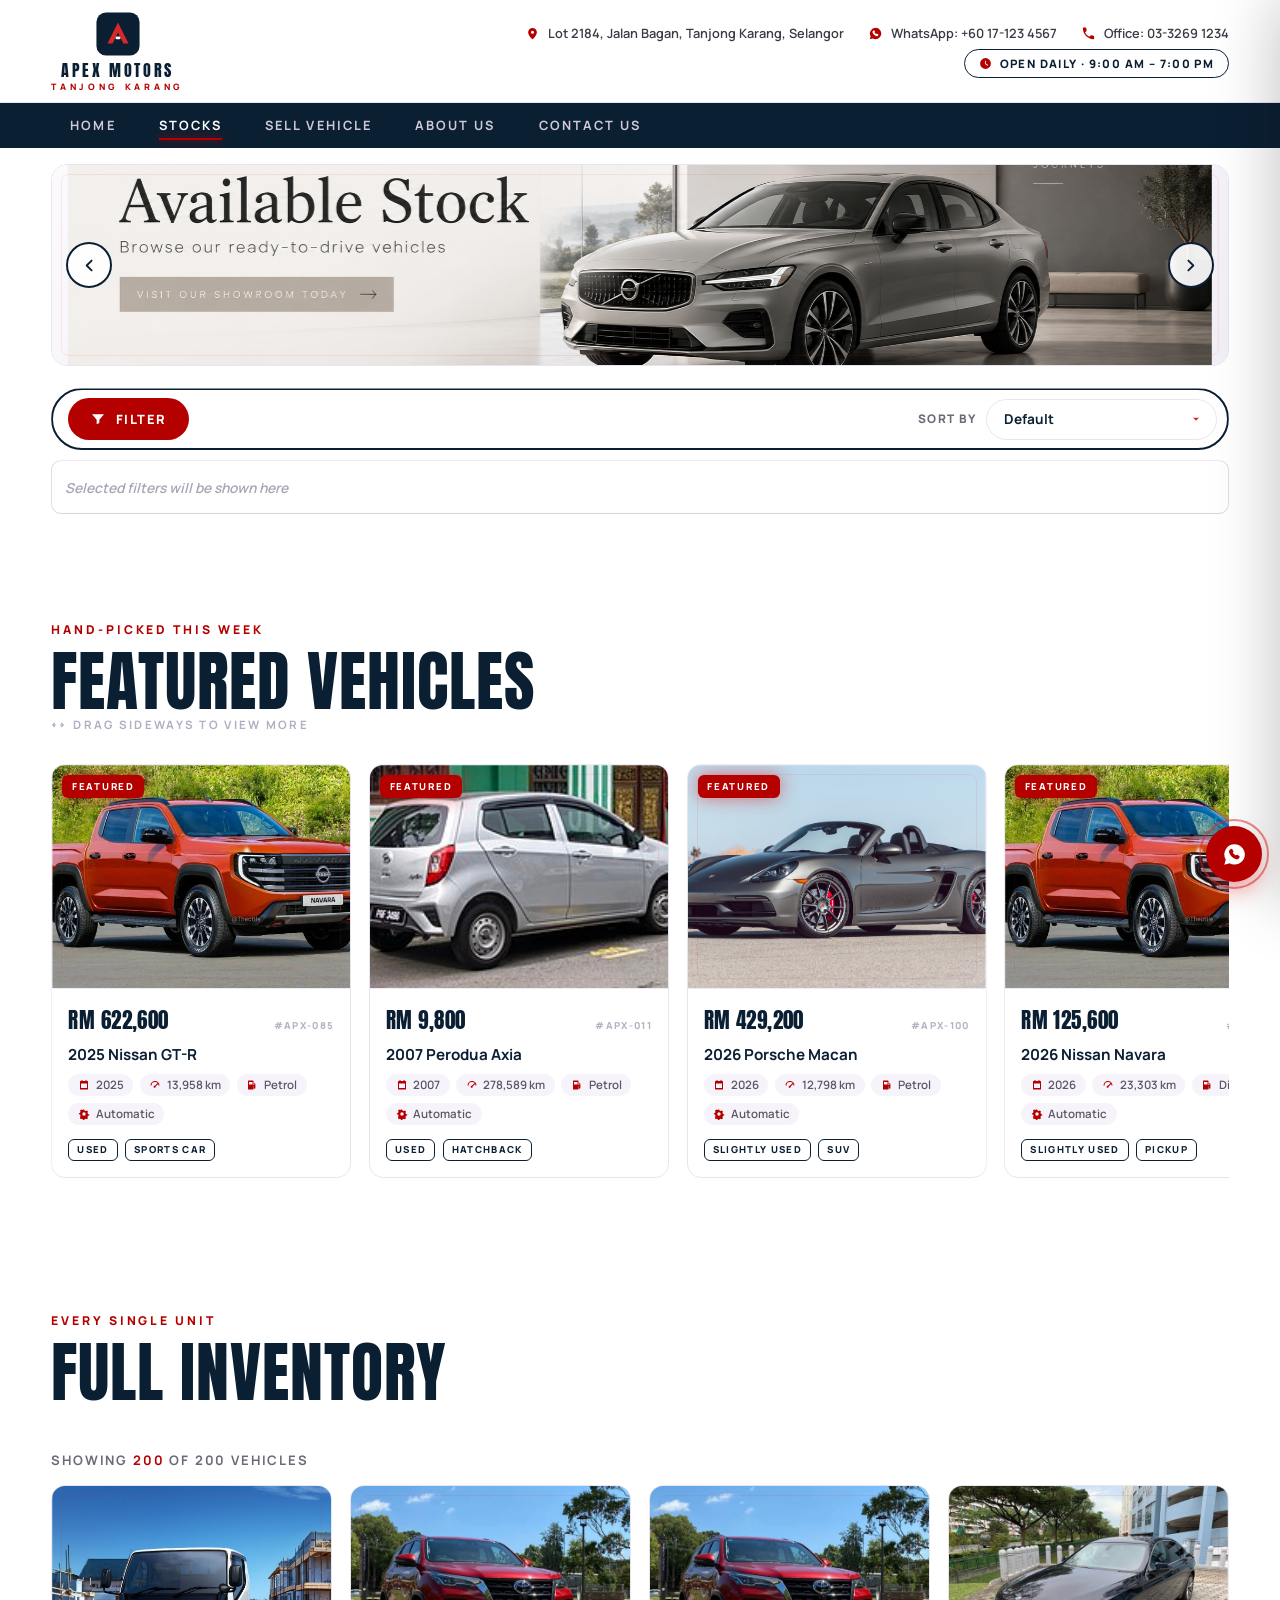
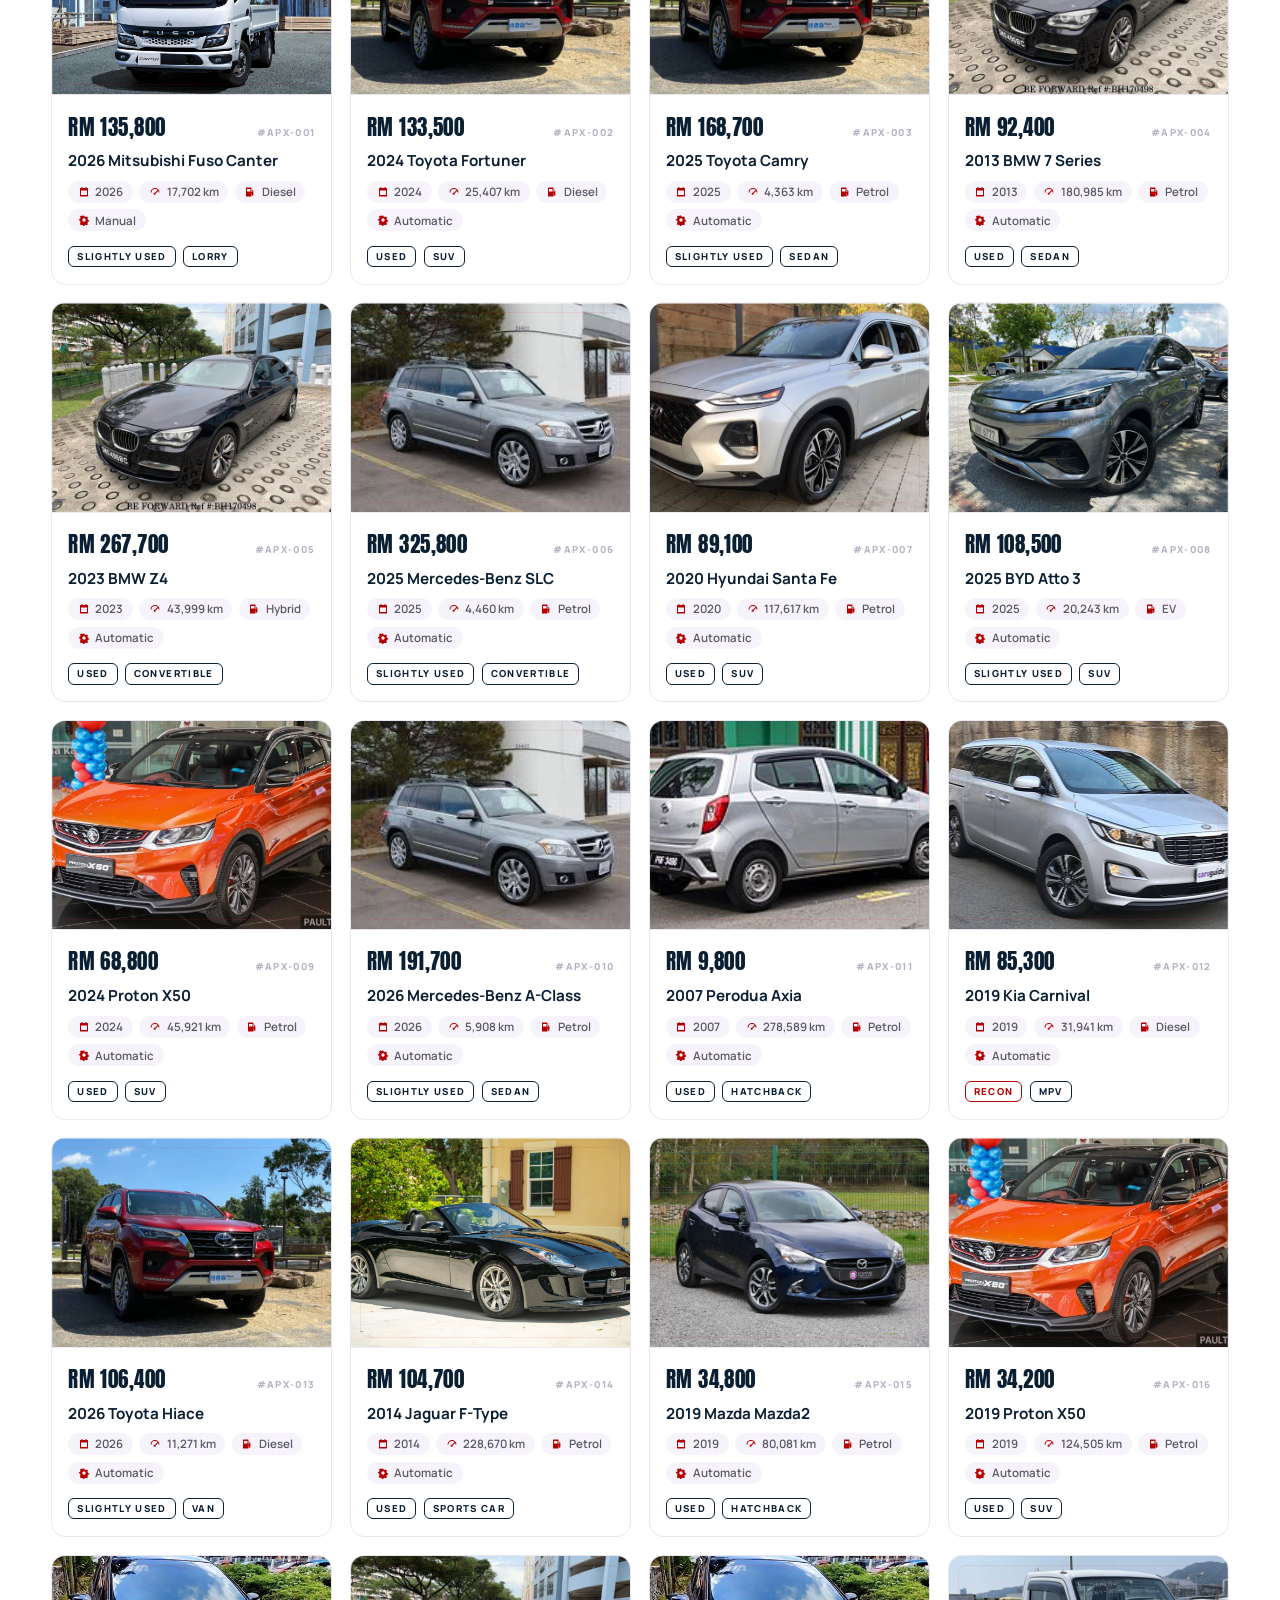
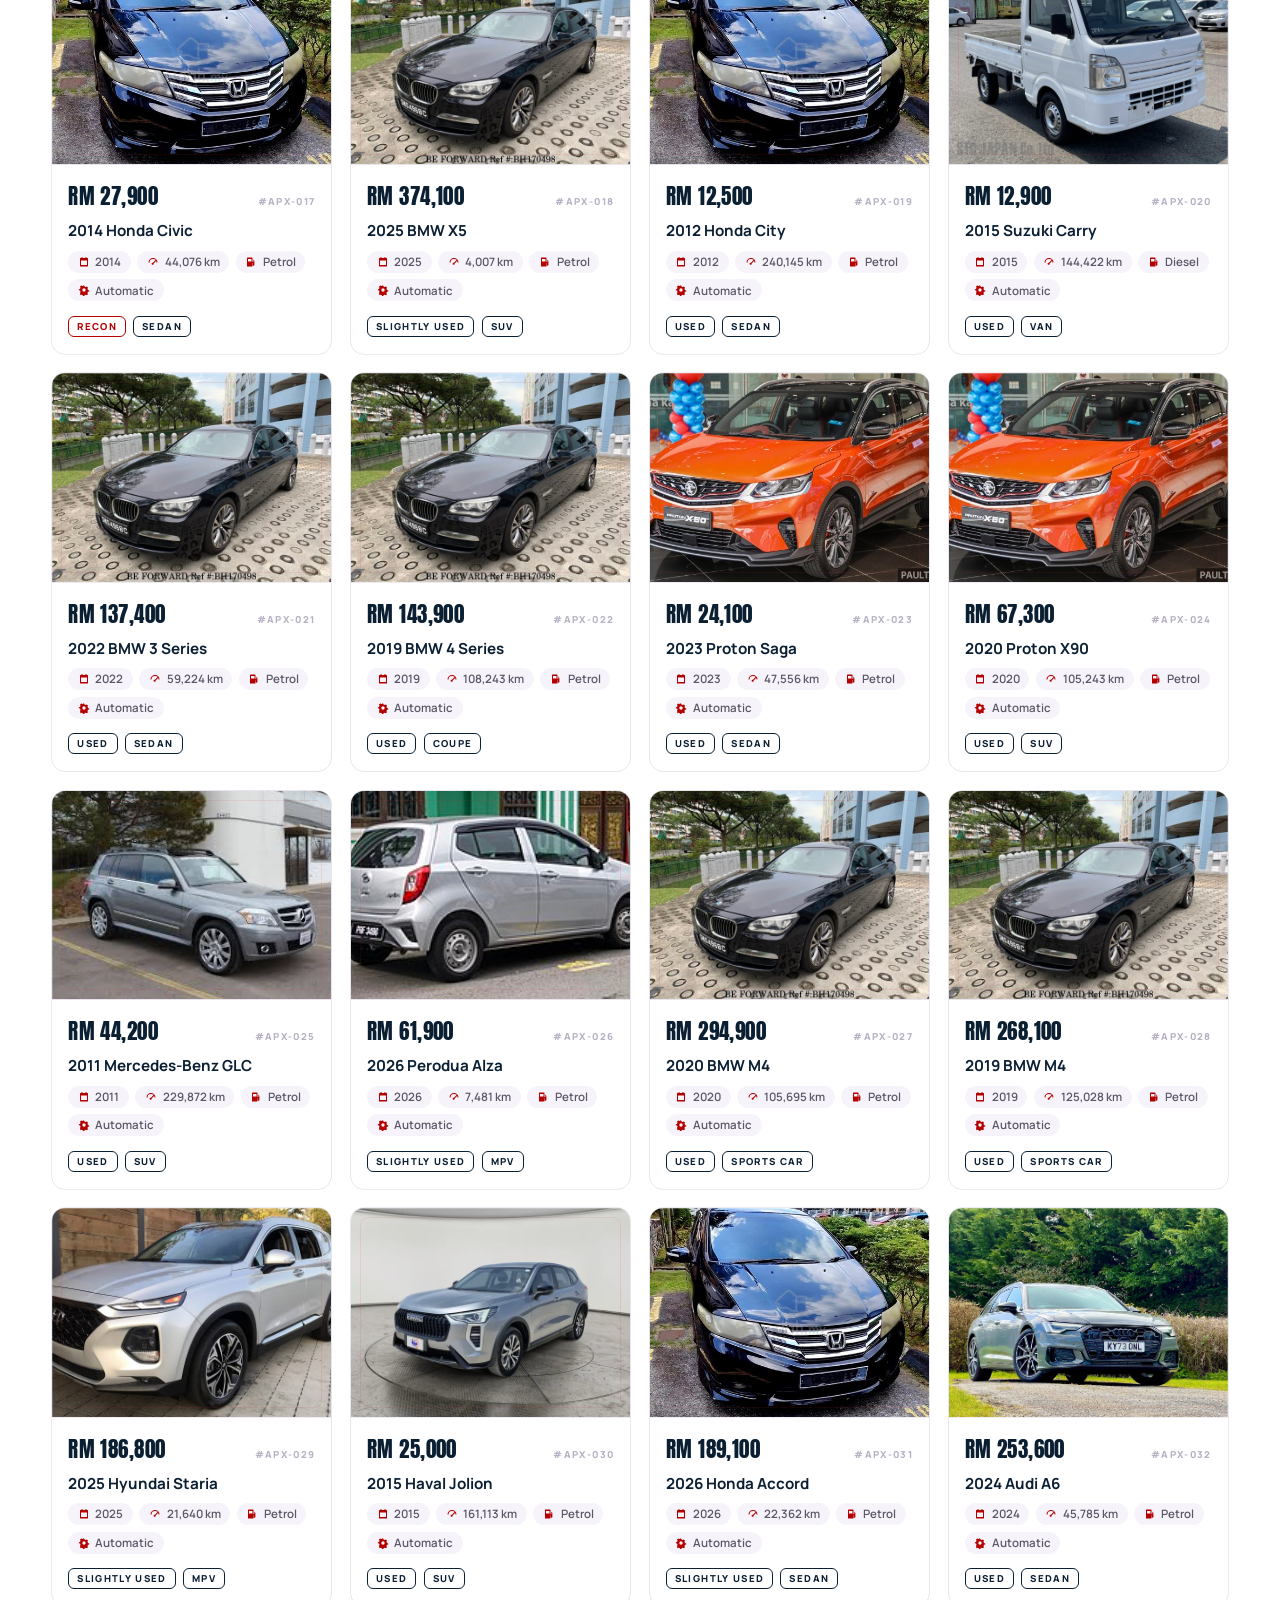
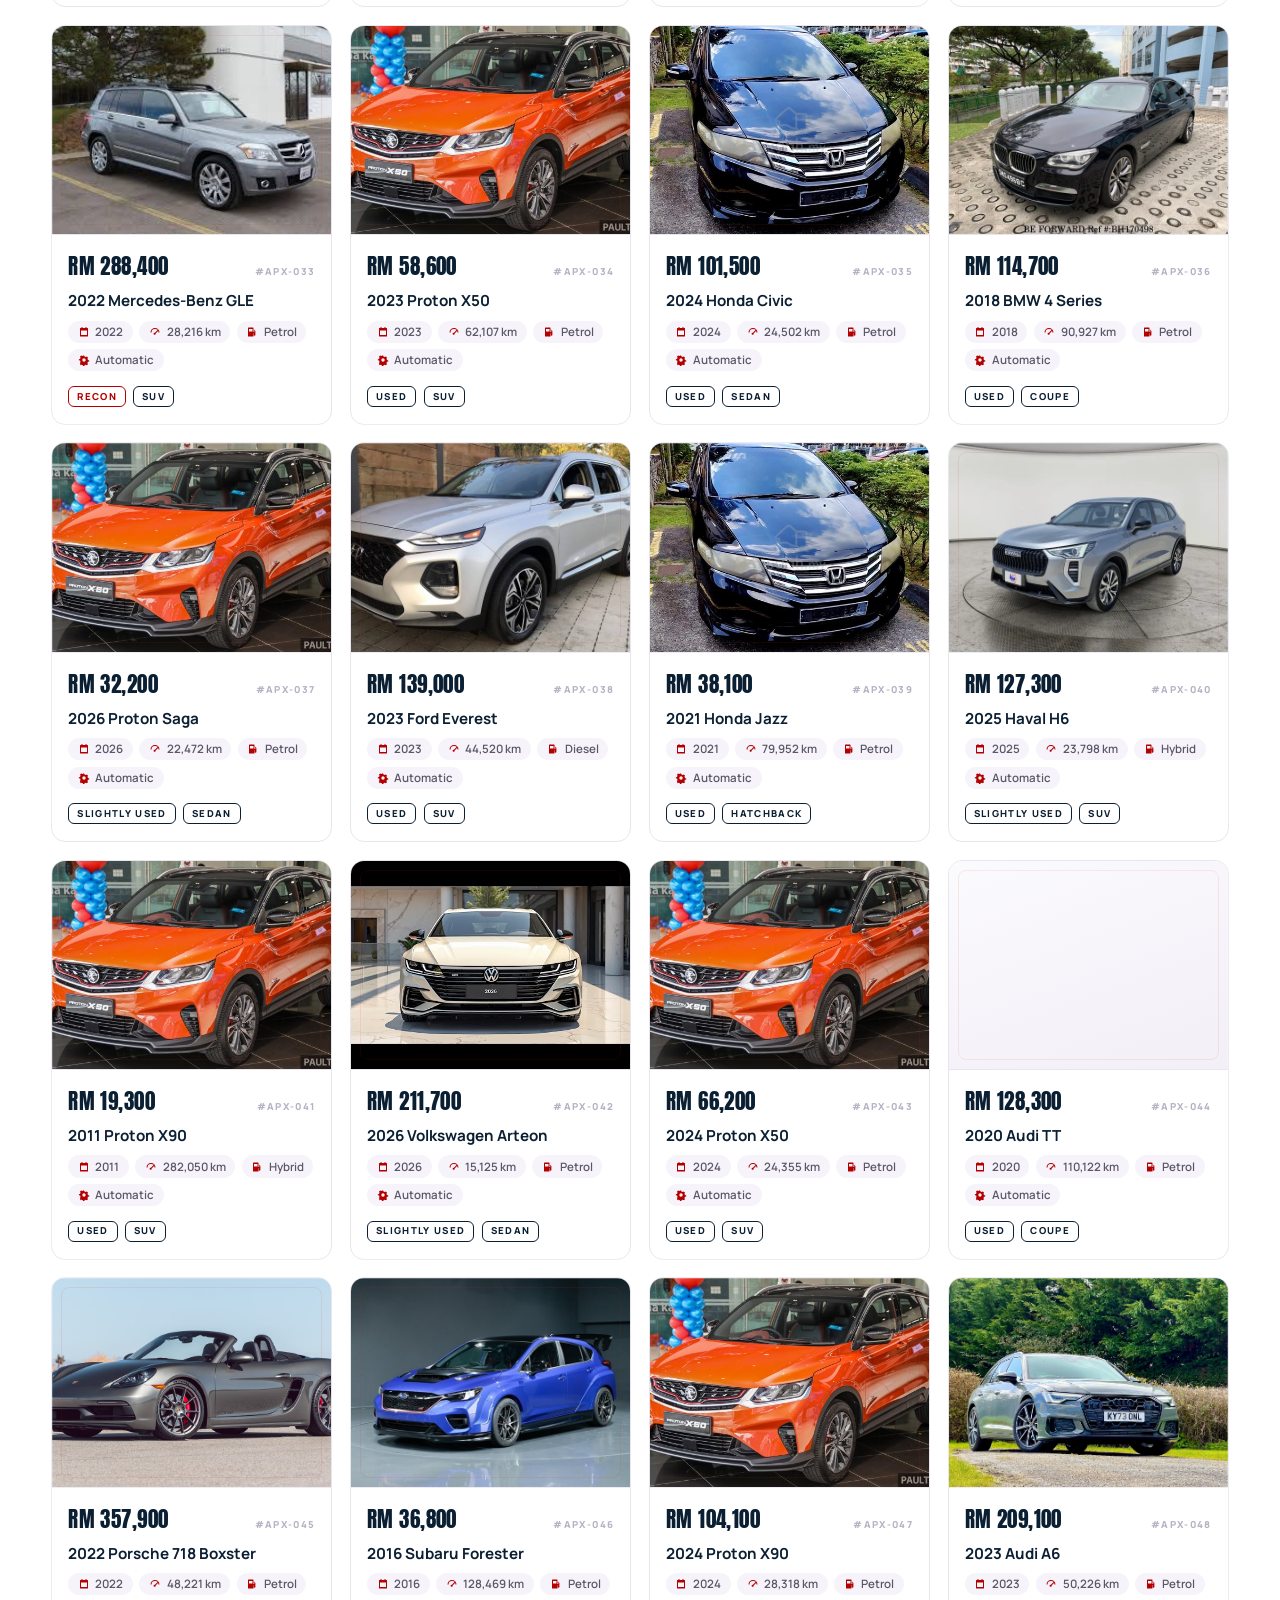
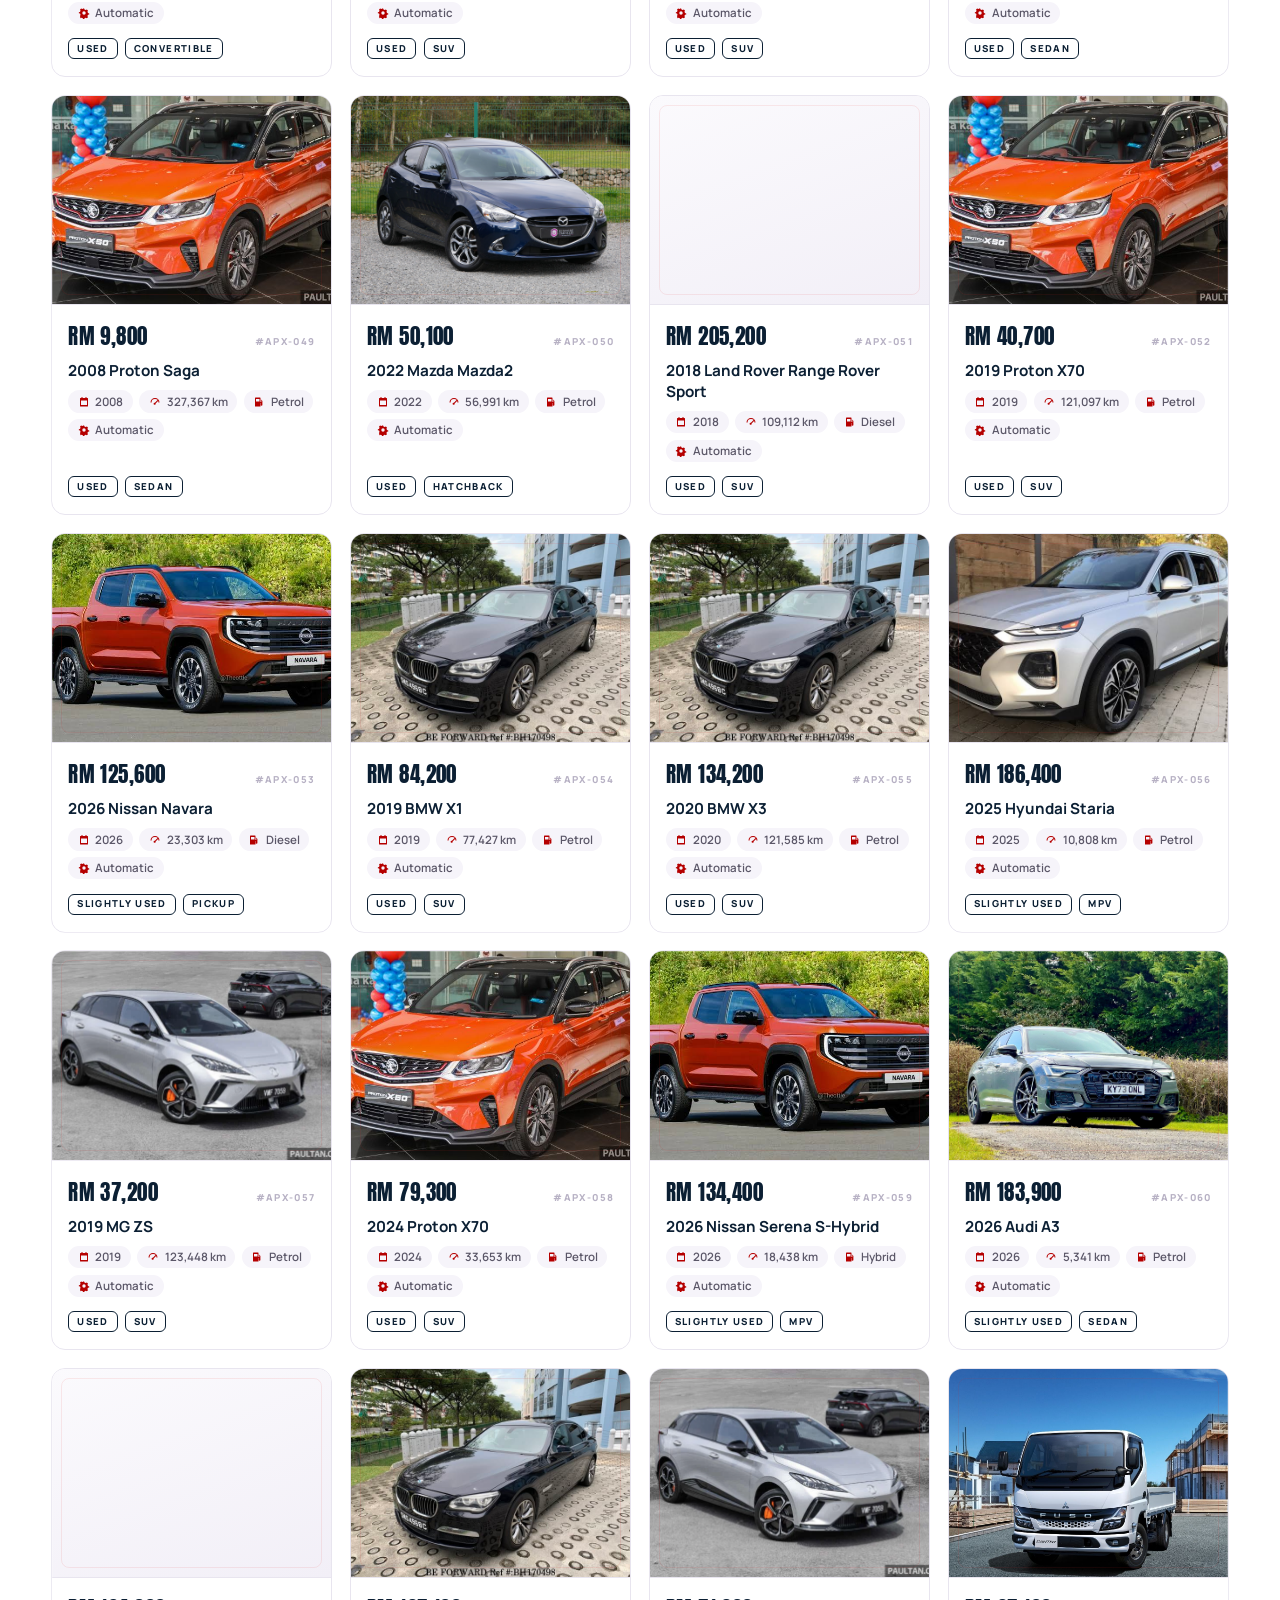
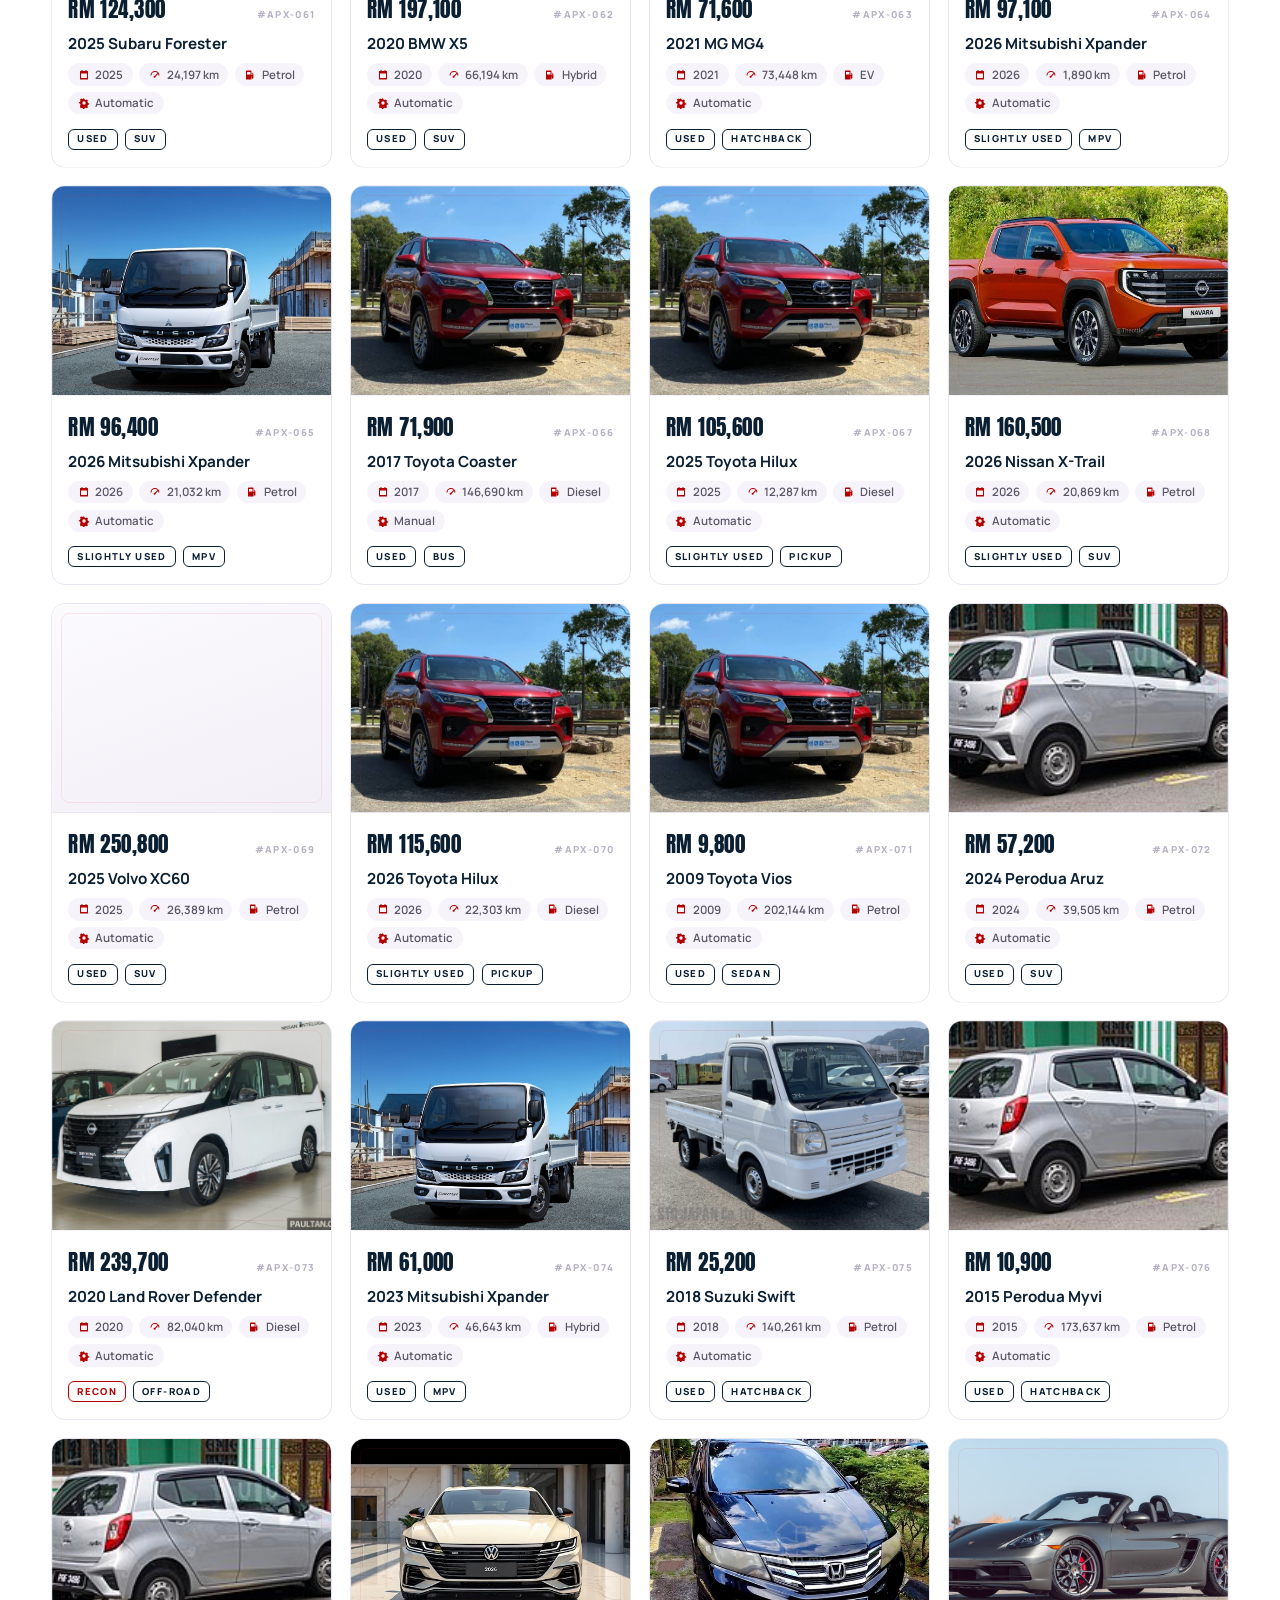
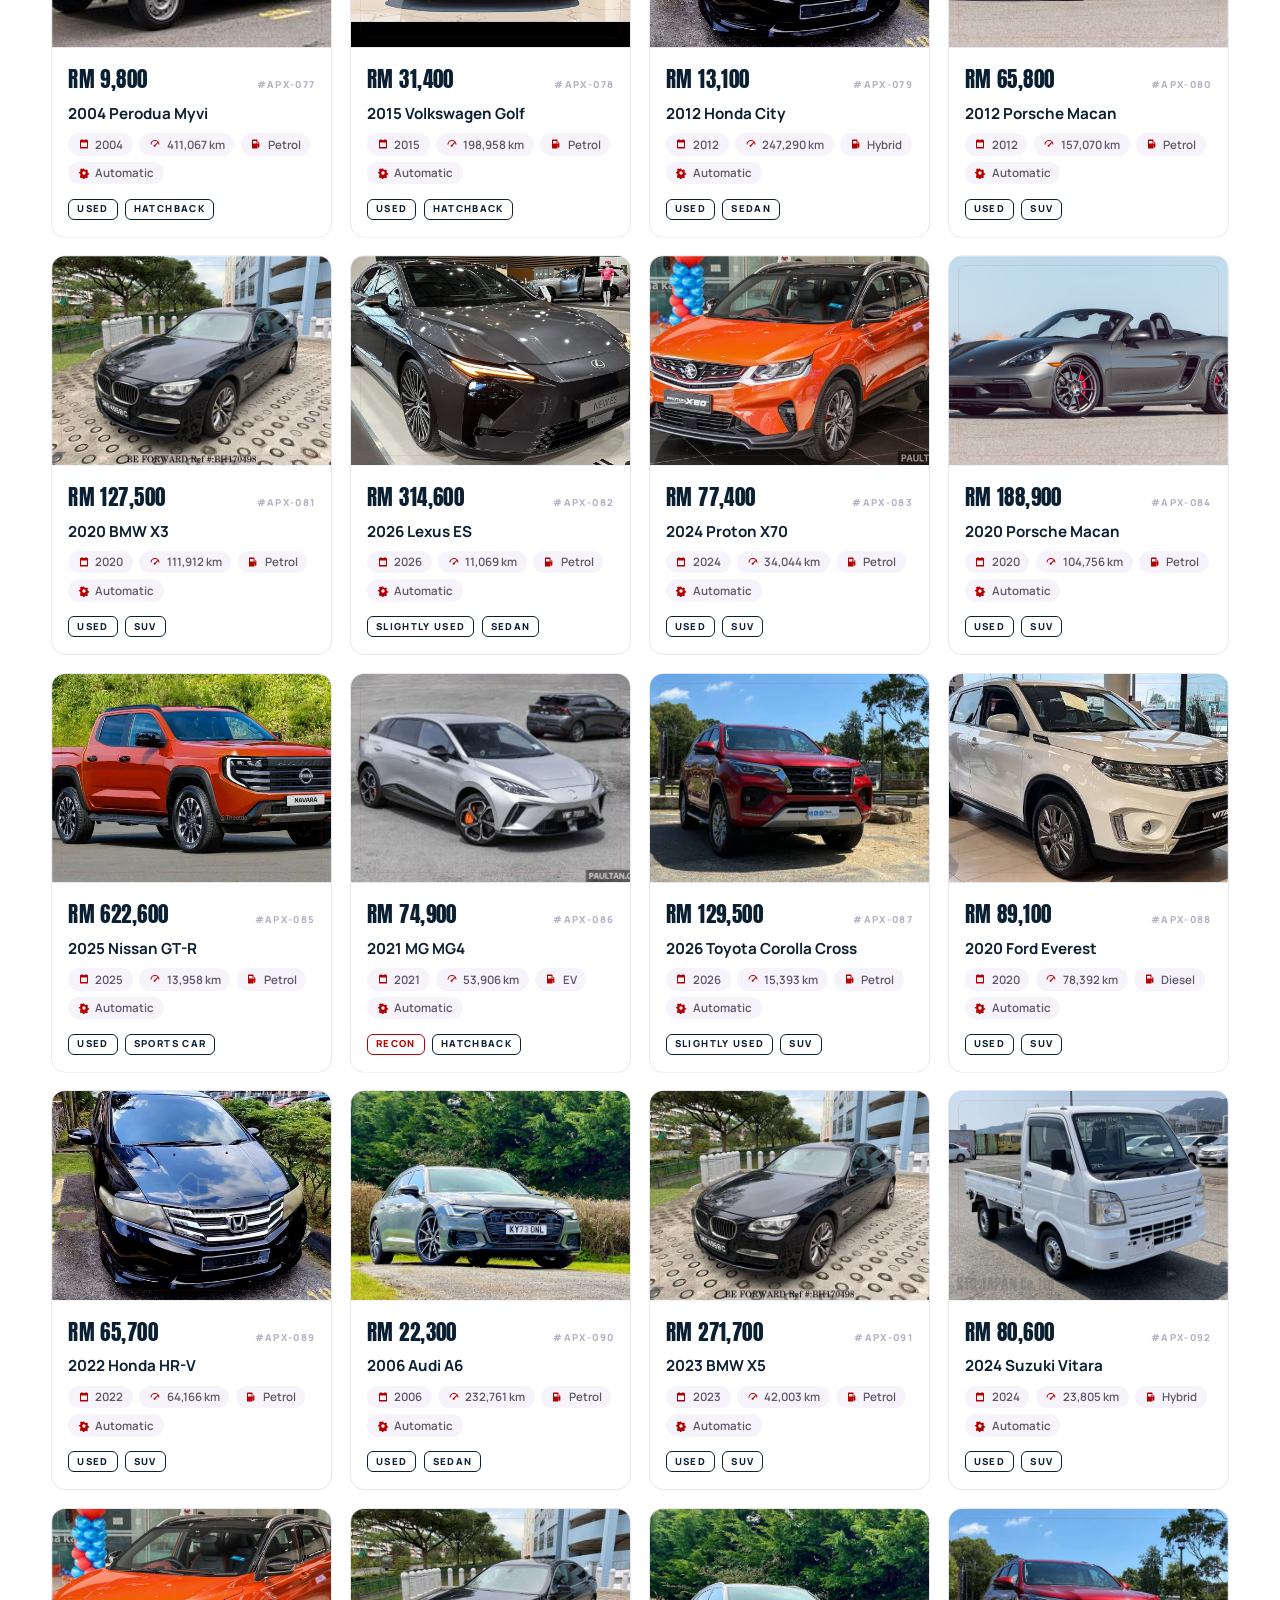
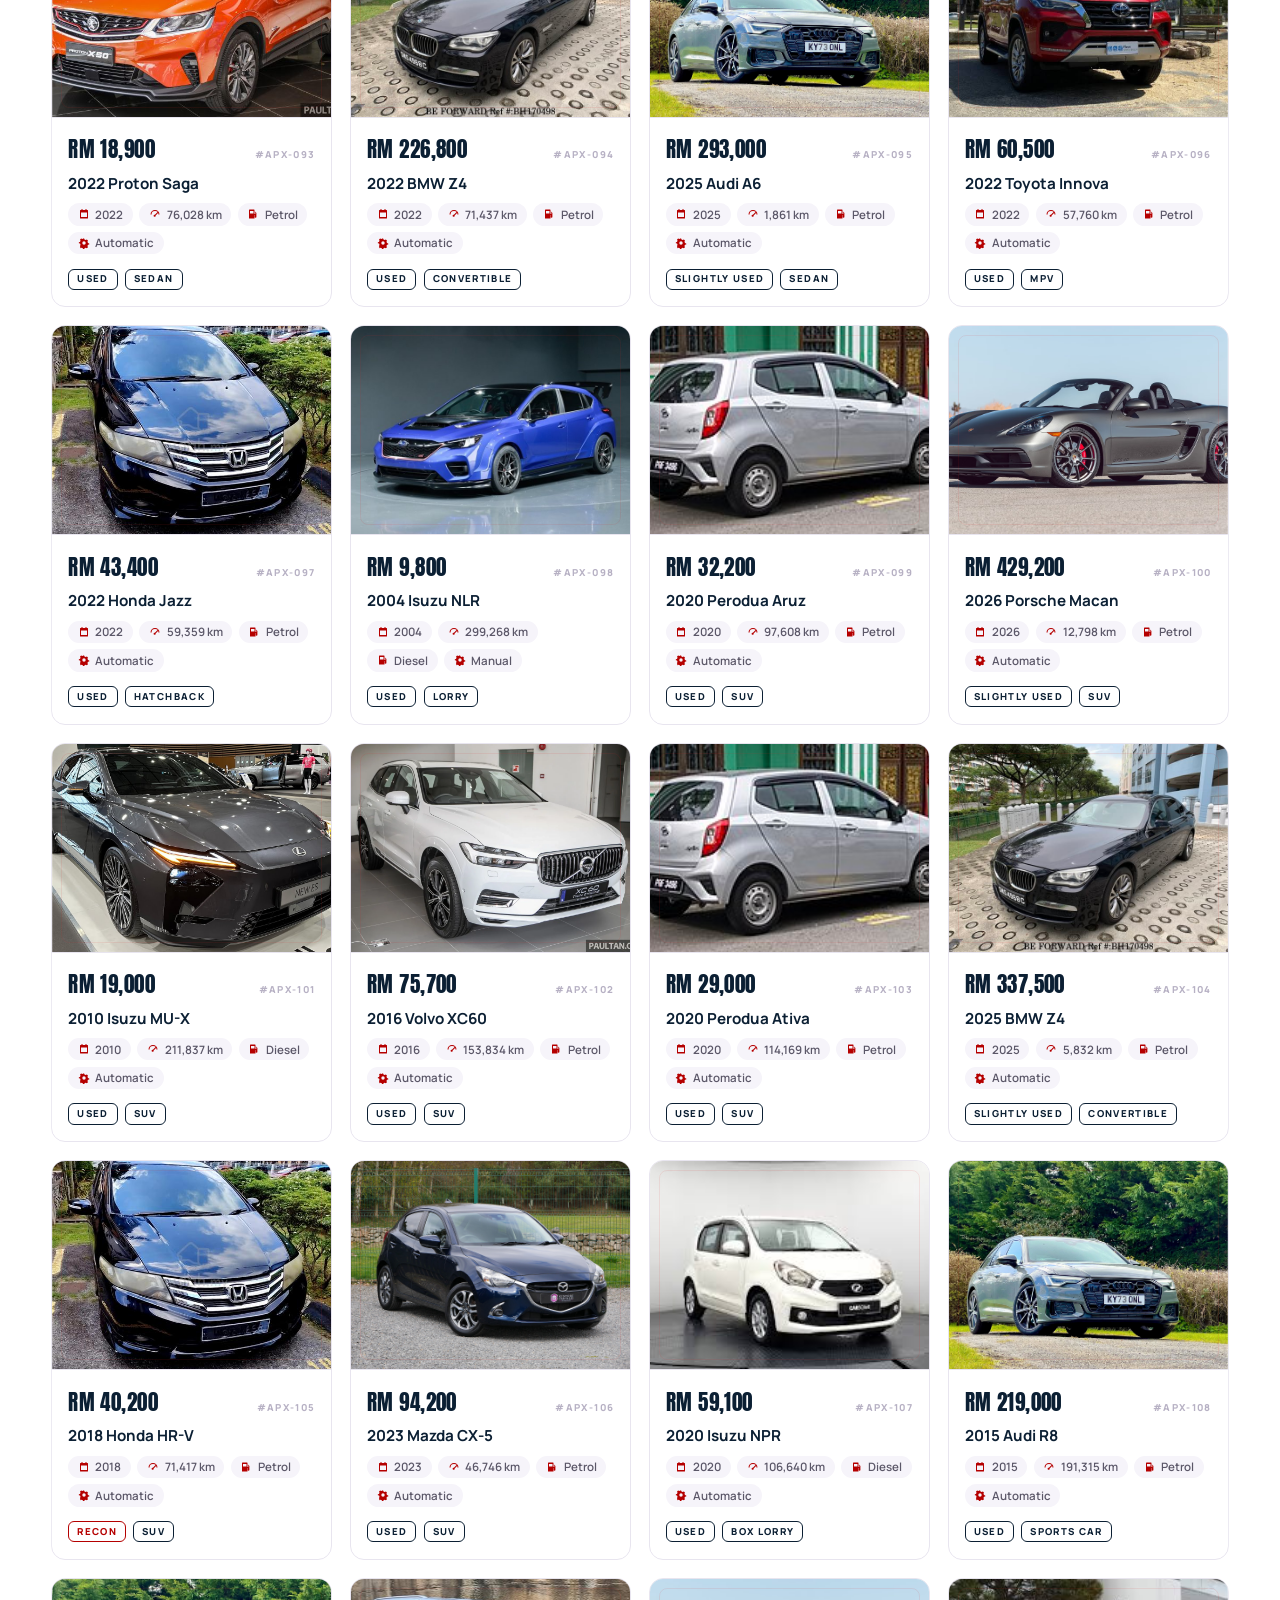
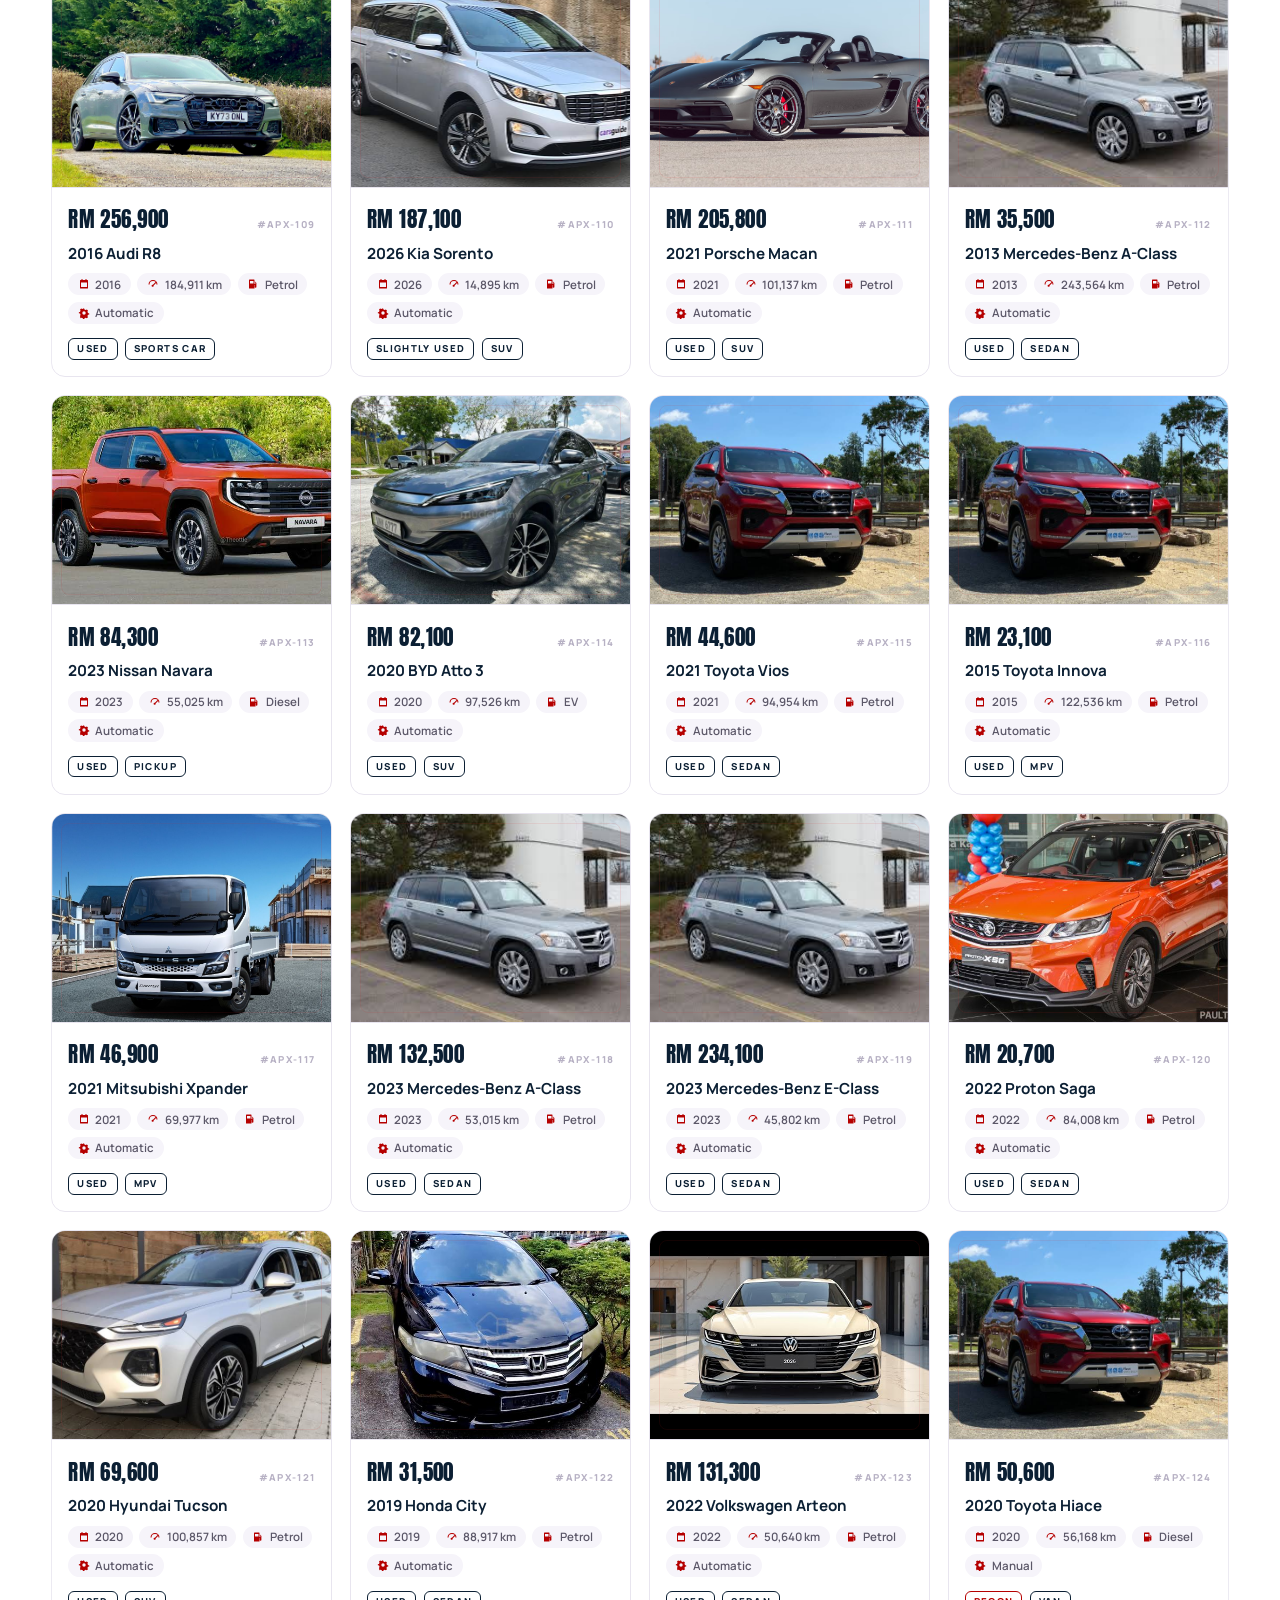
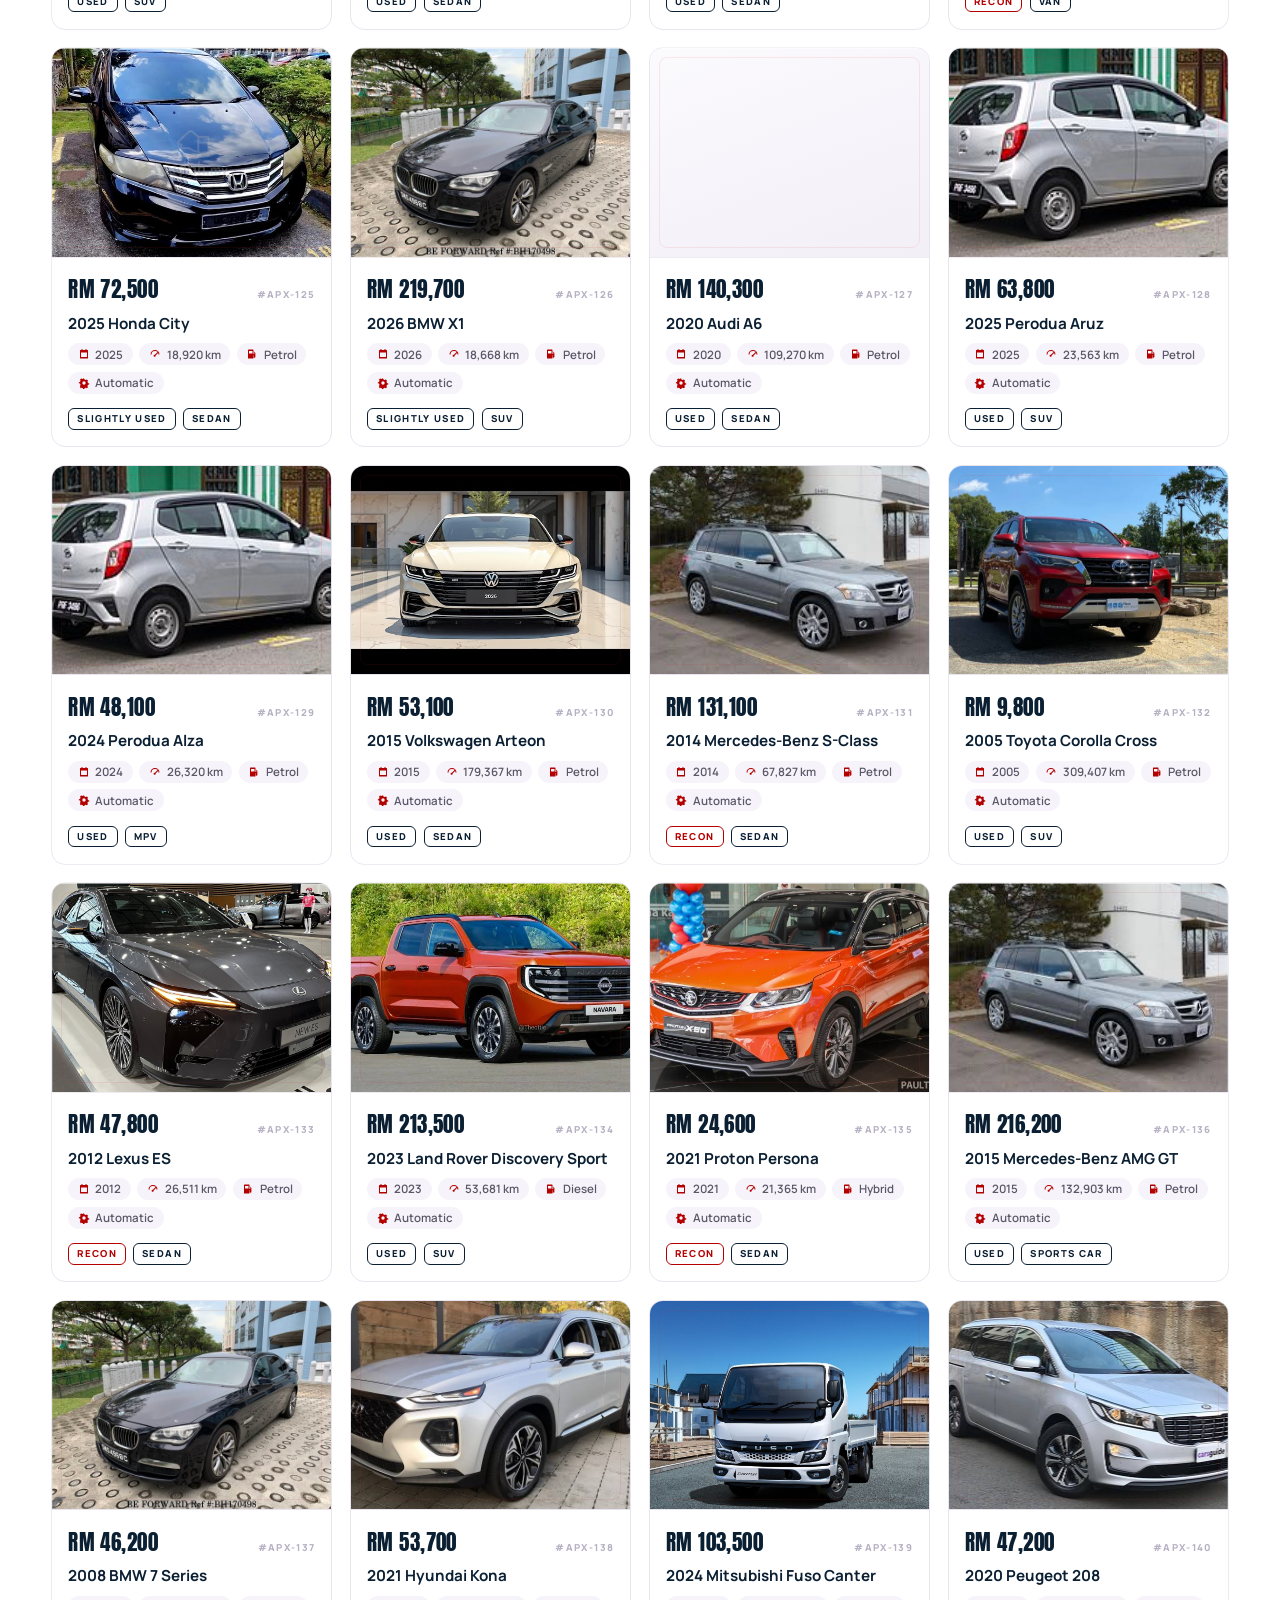
<file: stocks.html>
<!DOCTYPE html>
<html lang="en">

<head>
  <meta charset="UTF-8">
  <meta name="viewport" content="width=device-width, initial-scale=1">
  <title>Stocks — 200+ Vehicles · Apex Motors</title>
  <meta name="description"
    content="Browse all 200 vehicles at Apex Motors. Filter by price, body type, mileage, condition, year, fuel, transmission, brand and model.">
  <link rel="icon"
    href="data:image/svg+xml,%3Csvg xmlns='http://www.w3.org/2000/svg' viewBox='0 0 48 48'%3E%3Crect width='48' height='48' rx='10' fill='%230B1F33'/%3E%3Cpath d='M13 34 24 12l11 22h-5.4L24 22.4 18.4 34Z' fill='%23D62828'/%3E%3C/svg%3E">
  <link rel="preconnect" href="https://fonts.googleapis.com">
  <link rel="preconnect" href="https://fonts.gstatic.com" crossorigin>
  <link
    href="https://fonts.googleapis.com/css2?family=Anton&family=Manrope:ital,wght@0,400;0,500;0,600;0,700;0,800;1,600&display=swap"
    rel="stylesheet">
  <link rel="stylesheet" href="css/styles.css">
</head>

<body>

  <header class="site-head" id="siteHead">
    <div class="topbar" id="topbar">
      <div class="wrap topbar-in">
        <a class="brand" href="index.html" aria-label="Apex Motors — home">
          <span class="brand-logo" aria-hidden="true">
            <svg viewBox="0 0 48 48">
              <rect x="1.5" y="1.5" width="45" height="45" rx="10" fill="#0B1F33" />
              <path d="M13 34 24 12l11 22h-5.4L24 22.4 18.4 34Z" fill="#D62828" />
              <rect x="21.4" y="26.6" width="5.2" height="3" rx="1.5" fill="#fff" />
            </svg>
          </span>
          <span class="brand-name">Apex Motors<small>Tanjong Karang</small></span>
        </a>
        <div class="tb-right">
          <div class="tb-row">
            <span class="tb-item">
              <svg viewBox="0 0 24 24" aria-hidden="true">
                <path
                  d="M12 21.5S5 15.6 5 10a7 7 0 0 1 14 0c0 5.6-7 11.5-7 11.5Zm0-9a2.5 2.5 0 1 0 0-5 2.5 2.5 0 0 0 0 5Z" />
              </svg>
              Lot 2184, Jalan Bagan, Tanjong Karang, Selangor
            </span>
            <a class="tb-item"
              href="https://wa.me/60171234567?text=Hi%20Apex%20Motors%2C%20I%27d%20like%20to%20ask%20about%20your%20stock."
              target="_blank" rel="noopener">
              <svg viewBox="0 0 24 24" aria-hidden="true">
                <path
                  d="M12 3a9 9 0 0 0-7.8 13.5L3 21l4.7-1.2A9 9 0 1 0 12 3Zm4.2 12.1c-.6.9-1.7 1.4-2.6 1.2-2.9-.6-5.6-3.3-6.4-6.2-.3-1 .3-2.1 1.2-2.7l.7-.4c.3-.1.7 0 .9.3l1 1.5c.2.3.1.7-.1 1l-.4.5c.6 1.1 1.6 2 2.7 2.6l.5-.5c.2-.2.6-.3.9-.1l1.6 1c.3.2.4.6.3.9l-.3.9Z" />
              </svg>
              WhatsApp: +60 17-123 4567
            </a>
            <a class="tb-item" href="tel:+60332691234">
              <svg viewBox="0 0 24 24" aria-hidden="true">
                <path
                  d="M6.62 10.79a15.05 15.05 0 0 0 6.59 6.59l2.2-2.2a1 1 0 0 1 1.02-.24c1.12.37 2.33.57 3.57.57a1 1 0 0 1 1 1V20a1 1 0 0 1-1 1C10.85 21 3 13.15 3 3.5a1 1 0 0 1 1-1H7.5a1 1 0 0 1 1 1c0 1.24.2 2.45.57 3.57a1 1 0 0 1-.25 1.02l-2.2 2.2Z" />
              </svg>
              Office: 03-3269 1234
            </a>
          </div>
          <div class="tb-hours">
            <svg viewBox="0 0 24 24" aria-hidden="true">
              <path d="M12 2a10 10 0 1 0 10 10A10 10 0 0 0 12 2Zm4.2 14.2L11 13V7h1.5v5.2l4.5 2.7Z" />
            </svg>
            Open Daily · 9:00 AM – 7:00 PM
          </div>
        </div>
      </div>
    </div>
    <nav class="mainnav" aria-label="Main navigation">
      <div class="wrap nav-in">
        <a href="index.html">Home</a>
        <a href="stocks.html" class="on" aria-current="page">Stocks</a>
        <a href="sell.html">Sell Vehicle</a>
        <a href="about.html">About Us</a>
        <a href="contact.html">Contact Us</a>
      </div>
    </nav>
  </header>

  <main>
    <!-- ============ SLIM BANNER · 3 slots ============ -->
    <section class="slim-banner wrap" data-slideshow data-autoplay="3000" aria-label="Stock promotions">
      <div class="ss">
        <div class="ss-track" data-track>
          <div class="ss-slide">
            <div class="slot" data-image="images/stocksbanner/stocksb1.png" data-alt="Apex Motors inventory banner">
              <div class="slot-core"><svg viewBox="0 0 24 24">
                  <path d="M4 8h3l2-3h6l2 3h3v9h-2a2 2 0 1 1-4 0H10a2 2 0 1 1-4 0H4Z" />
                </svg><span>Stocks banner slot 1</span></div>
            </div>
          </div>
          <div class="ss-slide">
            <div class="slot" data-image="images/stocksbanner/stocksb2.png"
              data-alt="Apex Motors stock collection banner">
              <div class="slot-core"><svg viewBox="0 0 24 24">
                  <path d="M4 8h3l2-3h6l2 3h3v9h-2a2 2 0 1 1-4 0H10a2 2 0 1 1-4 0H4Z" />
                </svg><span>Stocks banner slot 2</span></div>
            </div>
          </div>
          <div class="ss-slide">
            <div class="slot" data-image="images/stocksbanner/stocksb3.png" data-alt="Apex Motors premium stock banner">
              <div class="slot-core"><svg viewBox="0 0 24 24">
                  <path d="M4 8h3l2-3h6l2 3h3v9h-2a2 2 0 1 1-4 0H10a2 2 0 1 1-4 0H4Z" />
                </svg><span>Stocks banner slot 3</span></div>
            </div>
          </div>
        </div>
        <button class="ss-arrow prev" data-prev aria-label="Previous slide"><svg viewBox="0 0 24 24">
            <path d="M15 5l-7 7 7 7" />
          </svg></button>
        <button class="ss-arrow next" data-next aria-label="Next slide"><svg viewBox="0 0 24 24">
            <path d="M9 5l7 7-7 7" />
          </svg></button>
      </div>
    </section>

    <!-- ============ TOOLBAR: oval bar + selected-filters border ============ -->
    <div class="wrap" data-reveal="drop">
      <div class="toolbar-pill">
        <button class="fbtn" id="filterBtn">
          <svg viewBox="0 0 24 24" aria-hidden="true">
            <path d="M3 5h18l-7 8v5l-4 2v-7Z" />
          </svg>
          Filter
        </button>
        <label class="sortwrap">
          Sort by
          <select id="sortSel" aria-label="Sort vehicles">
            <option value="">Default</option>
            <option value="price-desc">Price · highest to lowest</option>
            <option value="price-asc">Price · lowest to highest</option>
            <option value="km-asc">Mileage · lowest to highest</option>
            <option value="km-desc">Mileage · highest to lowest</option>
            <option value="year-asc">Year · oldest to newest</option>
            <option value="year-desc">Year · newest to oldest</option>
          </select>
        </label>
      </div>
      <div class="chip-bar" id="chipBar" aria-live="polite">
        <span class="chips-empty">Selected filters will be shown here</span>
      </div>
    </div>

    <!-- ============ FEATURED VEHICLES (5 of the 200, draggable) ============ -->
    <section class="sec" style="padding-bottom:0.5rem">
      <div class="wrap">
        <div class="sec-head" data-reveal="left" style="margin-bottom:1.2rem">
          <span class="kicker">Hand-picked this week</span>
          <h2 class="sec-title">Featured Vehicles</h2>
          <p class="drag-hint"><svg viewBox="0 0 24 24">
              <path d="M8 12H3m0 0 3-3m-3 3 3 3M16 12h5m0 0-3-3m3 3-3 3" />
            </svg>drag sideways to view more</p>
        </div>
        <div class="feat-wrap">
          <div class="feat-track" id="featTrack" aria-label="Featured vehicles, drag to scroll"></div>
        </div>
      </div>
    </section>

    <!-- ============ FULL INVENTORY (200 units) ============ -->
    <section class="sec" id="inventory">
      <div class="wrap">
        <div class="sec-head" data-reveal="right">
          <span class="kicker">Every single unit</span>
          <h2 class="sec-title">Full Inventory</h2>
        </div>
        <p class="result-count" id="resultCount"></p>
        <div class="vgrid" id="vgrid"></div>
        <div class="empty-state" id="emptyState" hidden>
          No vehicles match this exact combination right now.<br>
          Try removing a filter or two — or <button class="btn ghost" id="emptyReset"
            style="margin-top:1rem;padding:.7rem 1.4rem;font-size:.82rem">reset all filters</button>
        </div>
      </div>
    </section>
  </main>

  <!-- ============ FILTER DRAWER ============ -->
  <div class="drawer-veil" id="drawerVeil" hidden></div>
  <aside class="drawer" id="filterDrawer" aria-label="Vehicle filters" role="dialog" aria-modal="true">
    <div class="drawer-head">
      <h3>Filter Stock</h3>
      <button class="drawer-x" id="drawerClose" aria-label="Close filters">&#10005;</button>
    </div>
    <div class="drawer-body">
      <section class="f-sec">
        <h4>Price Range <small>(RM)</small></h4>
        <div class="duo">
          <label class="fld"><span>Minimum</span><select id="fPriceMin"></select></label>
          <label class="fld"><span>Maximum</span><select id="fPriceMax"></select></label>
        </div>
      </section>
      <section class="f-sec">
        <h4>Body Type</h4>
        <div class="chipset" id="fBody"></div>
      </section>
      <section class="f-sec">
        <h4>Mileage <small>(km)</small></h4>
        <div class="duo">
          <label class="fld"><span>Minimum</span><select id="fMilMin"></select></label>
          <label class="fld"><span>Maximum</span><select id="fMilMax"></select></label>
        </div>
      </section>
      <section class="f-sec">
        <h4>Condition</h4>
        <div class="chipset col" id="fCond"></div>
      </section>
      <section class="f-sec">
        <h4>Year Manufactured</h4>
        <div class="duo">
          <label class="fld"><span>Minimum</span><select id="fYearMin"></select></label>
          <label class="fld"><span>Maximum</span><select id="fYearMax"></select></label>
        </div>
      </section>
      <section class="f-sec">
        <h4>Fuel Type</h4>
        <div class="chipset" id="fFuel"></div>
      </section>
      <section class="f-sec">
        <h4>Transmission Type</h4>
        <div class="chipset" id="fTrans"></div>
      </section>
      <section class="f-sec">
        <h4>Brand <small>(pick as many as you like)</small></h4>
        <label class="fld" style="margin-bottom:.8rem">
          <span>Search brand or model</span>
          <input type="search" id="fBrandSearch" placeholder="e.g. Honda, Civic…" autocomplete="off">
        </label>
        <div class="chipset" id="fBrand"></div>
        <div id="fModelWrap" hidden>
          <h4 class="mt">Model</h4>
          <div class="chipset" id="fModel"></div>
        </div>
      </section>
    </div>
    <div class="drawer-foot">
      <button class="btn ghost" id="fReset">Reset All</button>
      <button class="btn solid" id="fApply">Apply Filters</button>
    </div>
  </aside>

  <footer class="site-foot">
    <div class="wrap foot-grid">
      <div class="f-brand">
        <span class="brand-logo" aria-hidden="true">
          <svg viewBox="0 0 48 48">
            <rect x="1.5" y="1.5" width="45" height="45" rx="10" fill="#0B1F33" stroke="#D62828" stroke-width="1.5" />
            <path d="M13 34 24 12l11 22h-5.4L24 22.4 18.4 34Z" fill="#D62828" />
            <rect x="21.4" y="26.6" width="5.2" height="3" rx="1.5" fill="#fff" />
          </svg>
        </span>
        <span class="foot-name">Apex Motors</span>
        <p>Tanjong Karang's home of honest horsepower since 2009. 200+ inspected units, straight-talking agents, zero
          pressure.</p>
      </div>
      <div>
        <h4>Social Media</h4>
        <div class="f-links">
          <a href="https://www.threads.net/" target="_blank" rel="noopener"><svg viewBox="0 0 24 24">
              <path
                d="M12.1 2.2c-3 0-5.3 1-6.7 2.9C4.1 6.8 3.5 9 3.5 11.7s.6 4.9 1.9 6.6c1.4 1.9 3.7 2.9 6.7 2.9 2.5 0 4.5-.7 5.9-2 1.2-1.1 1.9-2.6 2-4.2l-2.4-.3c-.3 2.2-1.8 3.9-4.5 4-2.3.1-4.1-.6-5.1-2.2-.4-.6-.6-1.4-.7-2.2 2.7 1.1 5.8 1 7.9-.1 2-1.1 3.1-2.8 3-4.8-.1-1.5-.8-2.8-2-3.7-1.2-.8-2.7-1.3-4.5-1.3Zm.2 2.4c2.4 0 4 1.1 4.2 2.9.2 1.6-.9 3-2.8 3.7-1.7.6-4 .7-6.2 0 0-1.6.3-3 .8-4.1.7-1.6 2-2.5 4-2.5Z" />
            </svg>Threads</a>
          <a href="https://www.tiktok.com/" target="_blank" rel="noopener"><svg viewBox="0 0 24 24">
              <path
                d="M16.6 3c.4 2 1.6 3.3 3.9 3.5v2.6c-1.5.1-2.8-.3-3.9-1v6.6c0 4.2-3.2 6.4-6.2 6.2-2.5-.1-4.8-1.8-5.3-4.5-.5-2.7 1-5.3 3.6-6.1.9-.3 1.9-.3 2.9 0v2.8a3.1 3.1 0 0 0-1.9-.4 3.4 3.4 0 0 0-3.3 3.5 3.4 3.4 0 0 0 3.5 3.2c1.9 0 3.4-1.4 3.4-3.4V3Z" />
            </svg>TikTok</a>
          <a href="https://www.instagram.com/" target="_blank" rel="noopener"><svg viewBox="0 0 24 24">
              <path
                d="M12 4.4c2.5 0 2.8 0 3.8.05 2.4.1 3.6 1.3 3.7 3.7.05 1 .05 1.3.05 3.8s0 2.8-.05 3.8c-.1 2.4-1.3 3.6-3.7 3.7-1 .05-1.3.05-3.8.05s-2.8 0-3.8-.05c-2.4-.1-3.6-1.3-3.7-3.7C4.4 14.8 4.4 14.5 4.4 12s0-2.8.05-3.8c.1-2.4 1.3-3.6 3.7-3.7 1-.05 1.3-.05 3.85-.05ZM12 2C9.3 2 9 2 7.9 2.1c-3.6.2-5.8 2.3-6 6C1.9 9.1 1.9 9.4 1.9 12s0 2.9.1 4c.2 3.6 2.3 5.8 6 6C9 22.1 9.3 22.1 12 22.1s3 0 4-.1c3.6-.2 5.8-2.3 6-6 .1-1 .1-1.3.1-4s0-3-.1-4c-.2-3.6-2.3-5.8-6-6C15 2 14.7 2 12 2Zm0 4.9a5.1 5.1 0 1 0 0 10.2 5.1 5.1 0 0 0 0-10.2Zm0 8.4a3.3 3.3 0 1 1 0-6.6 3.3 3.3 0 0 1 0 6.6Zm5.3-9.9a1.2 1.2 0 1 0 0 2.4 1.2 1.2 0 0 0 0-2.4Z" />
            </svg>Instagram</a>
          <a href="https://www.facebook.com/" target="_blank" rel="noopener"><svg viewBox="0 0 24 24">
              <path
                d="M13.5 21v-7h2.4l.4-3h-2.8V9.1c0-.9.3-1.5 1.6-1.5h1.3V4.9c-.6-.1-1.4-.2-2.3-.2-2.3 0-3.9 1.4-3.9 4V11H8v3h2.2v7Z" />
            </svg>Facebook</a>
        </div>
      </div>
      <div>
        <h4>Contact Us</h4>
        <div class="f-links">
          <a href="https://wa.me/60171234567" target="_blank" rel="noopener"><svg viewBox="0 0 24 24">
              <path
                d="M12 3a9 9 0 0 0-7.8 13.5L3 21l4.7-1.2A9 9 0 1 0 12 3Zm4.2 12.1c-.6.9-1.7 1.4-2.6 1.2-2.9-.6-5.6-3.3-6.4-6.2-.3-1 .3-2.1 1.2-2.7l.7-.4c.3-.1.7 0 .9.3l1 1.5c.2.3.1.7-.1 1l-.4.5c.6 1.1 1.6 2 2.7 2.6l.5-.5c.2-.2.6-.3.9-.1l1.6 1c.3.2.4.6.3.9l-.3.9Z" />
            </svg>WhatsApp Us</a>
          <a href="mailto:sales@apexmotors.my"><svg viewBox="0 0 24 24">
              <path
                d="M2 6a2 2 0 0 1 2-2h16a2 2 0 0 1 2 2v.4l-10 6.3L2 6.4Zm0 2.6 10 6.3 10-6.3V18a2 2 0 0 1-2 2H4a2 2 0 0 1-2-2Z" />
            </svg>Email Us</a>
          <a href="tel:+60332691234"><svg viewBox="0 0 24 24">
              <path
                d="M6.62 10.79a15.05 15.05 0 0 0 6.59 6.59l2.2-2.2a1 1 0 0 1 1.02-.24c1.12.37 2.33.57 3.57.57a1 1 0 0 1 1 1V20a1 1 0 0 1-1 1C10.85 21 3 13.15 3 3.5a1 1 0 0 1 1-1H7.5a1 1 0 0 1 1 1c0 1.24.2 2.45.57 3.57a1 1 0 0 1-.25 1.02l-2.2 2.2Z" />
            </svg>Call the Office</a>
        </div>
      </div>
    </div>
    <div class="wrap foot-base">
      <span class="fb-left" aria-hidden="true"></span>
      <span class="fb-mid">© <span data-year>2026</span> Apex Motors · All Rights Reserved</span>
      <span class="fb-right">
        <button data-modal="terms">Terms &amp; Conditions</button>
        <button data-modal="privacy">Privacy Policy</button>
      </span>
    </div>
  </footer>

  <a class="wa-fab" href="https://wa.me/60171234567?text=Hi%20Apex%20Motors!" target="_blank" rel="noopener"
    aria-label="Chat on WhatsApp">
    <svg viewBox="0 0 24 24">
      <path
        d="M12 3a9 9 0 0 0-7.8 13.5L3 21l4.7-1.2A9 9 0 1 0 12 3Zm4.2 12.1c-.6.9-1.7 1.4-2.6 1.2-2.9-.6-5.6-3.3-6.4-6.2-.3-1 .3-2.1 1.2-2.7l.7-.4c.3-.1.7 0 .9.3l1 1.5c.2.3.1.7-.1 1l-.4.5c.6 1.1 1.6 2 2.7 2.6l.5-.5c.2-.2.6-.3.9-.1l1.6 1c.3.2.4.6.3.9l-.3.9Z" />
    </svg>
  </a>

  <script src="js/data.js"></script>
  <script src="js/common.js"></script>
  <script src="js/stocks.js"></script>
</body>

</html>
</file>
<file: css/styles.css>
/* ============================================================
   APEX MOTORS — global stylesheet
   palette: 60% white · 25% navy #0B1F33 · 10% charcoal #252A30 · 5% red #D62828
   ============================================================ */

:root {
  --neon: #b50000;
  /* red — buttons & key accents */
  --neon-dark: #A31F1F;
  --ink: #0B1F33;
  /* navy — primary / header */
  --text: #252A30;
  /* charcoal — body text */
  --paper: #ffffff;
  --plum: #0B1F33;
  --line: #e8e5ef;
  --mute: #6d6a78;
  --disp: "Anton", "Arial Narrow", Impact, sans-serif;
  --body: "Manrope", "Segoe UI", system-ui, -apple-system, sans-serif;
  --shadow: 0 18px 40px -18px rgba(11, 11, 13, 0.25);
  --ease: cubic-bezier(0.16, 1, 0.3, 1);
}

* {
  margin: 0;
  padding: 0;
  box-sizing: border-box;
}

html {
  scroll-behavior: smooth;
}

body {
  background: var(--paper);
  color: var(--text);
  font-family: var(--body);
  font-size: 16px;
  padding-top: 140px;
  /* fallback; JS sets the exact header offset */
  -webkit-font-smoothing: antialiased;
}

h1,
h2,
h3 {
  color: var(--ink);
}

img,
svg {
  display: block;
}

a {
  color: inherit;
}

button {
  font-family: var(--body);
}

::selection {
  background: var(--neon);
  color: #fff;
}

:focus-visible {
  outline: 2px solid var(--neon);
  outline-offset: 2px;
}

.wrap {
  width: min(1220px, 92%);
  margin-inline: auto;
}

/* ============================ BUTTONS ============================ */
.btn {
  display: inline-flex;
  align-items: center;
  justify-content: center;
  gap: 0.6rem;
  font: 800 0.95rem/1 var(--body);
  letter-spacing: 0.04em;
  border-radius: 999px;
  padding: 1rem 2rem;
  cursor: pointer;
  border: 2px solid var(--ink);
  background: #fff;
  color: var(--ink);
  text-decoration: none;
  transition: transform 0.25s, box-shadow 0.25s, background 0.25s, color 0.25s, border-color 0.25s;
}

.btn.solid {
  background: var(--neon);
  border-color: var(--neon);
  color: #fff;
}

.btn.solid:hover {
  background: var(--neon-dark);
  border-color: var(--neon-dark);
  transform: translateY(-2px);
  box-shadow: 0 0 0 4px rgba(214, 40, 40, 0.18), 0 0 30px rgba(214, 40, 40, 0.55);
}

.btn.ghost:hover {
  border-color: var(--neon);
  color: var(--neon);
  transform: translateY(-2px);
  box-shadow: 0 0 24px rgba(214, 40, 40, 0.35);
}

.btn.big {
  padding: 1.2rem 2.8rem;
  font-size: 1.05rem;
  min-width: min(300px, 86vw);
}

.btn svg {
  width: 16px;
  height: 16px;
  fill: currentColor;
}

/* ============================ SECTION HEADINGS ============================ */
.sec {
  padding: clamp(56px, 8vw, 104px) 0;
}

.kicker {
  align-items: center;
  gap: 0.6rem;
  font: 800 0.76rem/1 var(--body);
  letter-spacing: 0.24em;
  text-transform: uppercase;
  color: var(--neon);
}

.kicker::before {
  content: "";
  width: 34px;
  height: 2px;
  background: var(--neon);
  box-shadow: 0 0 10px var(--neon);
}

.sec-title {
  font-family: var(--disp);
  font-weight: 400;
  text-transform: uppercase;
  font-size: clamp(2.4rem, 5.4vw, 4.1rem);
  line-height: 1.03;
  letter-spacing: 0.015em;
  margin-top: 0.55rem;
}

.sec-sub {
  margin-top: 0.8rem;
  color: var(--mute);
  font: 600 1rem/1.6 var(--body);
  max-width: 56ch;
}

.sec-head {
  margin-bottom: clamp(1.8rem, 4vw, 3rem);
}

/* ============================ IMAGE SLOTS (blank placeholders) ============================ */
.slot {
  position: relative;
  display: flex;
  align-items: center;
  justify-content: center;
  background: linear-gradient(160deg, #fbfafd 0%, #f2eff7 100%);
  border: 1.5px dashed #d8d2e2;
  border-radius: 12px;
  color: #a8a2b6;
  overflow: hidden;
}

.slot::before {
  content: "";
  position: absolute;
  inset: 9px;
  border: 1px solid rgba(214, 40, 40, 0.09);
  border-radius: 8px;
  pointer-events: none;
}

.slot-core {
  display: flex;
  flex-direction: column;
  align-items: center;
  gap: 0.5rem;
  font: 700 0.66rem/1.4 var(--body);
  letter-spacing: 0.18em;
  text-transform: uppercase;
  text-align: center;
  padding: 1rem;
  color: #b3adc2;
}

.slot-core svg {
  width: 27px;
  height: 27px;
  stroke: #cfc7de;
  fill: none;
  stroke-width: 1.5;
  stroke-linecap: round;
  stroke-linejoin: round;
}

.slot-core em {
  font-style: normal;
  font-size: 0.58rem;
  letter-spacing: 0.12em;
  color: #c9c3d6;
}

.slot img,
.slot-core img,
.vcard-img img,
.btile img {
  display: block;
  width: 100%;
  height: 100%;
  object-fit: cover;
  object-position: center;
}

.btile {
  position: relative;
  overflow: hidden;
}

.btile img {
  object-fit: contain;
  padding: 0.7rem;
  background: rgba(255, 255, 255, 0.8);
}

.btile-label {
  position: absolute;
  inset: auto 0 0 0;
  padding: 0.46rem 0.55rem 0.4rem;
  font: 800 0.58rem/1 var(--body);
  letter-spacing: 0.12em;
  text-transform: uppercase;
  color: var(--ink);
  background: linear-gradient(180deg, rgba(255, 255, 255, 0), rgba(255, 255, 255, 0.9) 22%, rgba(255, 255, 255, 0.96));
  text-align: center;
}

/* ============================ TOP BANNER BAR ============================ */
/* Header is FIXED (not sticky) so collapsing the banner never changes
   document height → no scroll-anchoring feedback, no shaking. */
.site-head {
  position: fixed;
  top: 0;
  left: 0;
  right: 0;
  z-index: 90;
}

.topbar {
  background: #fff;
  border-bottom: 1px solid var(--line);
  overflow: hidden;
  will-change: max-height;
  transition: max-height 0.35s ease, opacity 0.25s ease;
}

.site-head.crumpled .topbar {
  max-height: 0 !important;
  opacity: 0;
  border-bottom-color: transparent;
}

.topbar-in {
  display: flex;
  align-items: center;
  justify-content: space-between;
  gap: 1.4rem;
  padding: 0.7rem 0;
}

.brand {
  display: flex;
  flex-direction: column;
  align-items: center;
  gap: 0.32rem;
  text-decoration: none;
  flex: 0 0 auto;
}

.brand-logo svg {
  width: 46px;
  height: 46px;
}

.brand-name {
  font-family: var(--disp);
  font-size: 1.02rem;
  letter-spacing: 0.16em;
  color: var(--ink);
  text-align: center;
  line-height: 1;
  text-transform: uppercase;
}

.brand-name small {
  display: block;
  font: 800 0.55rem/1 var(--body);
  letter-spacing: 0.42em;
  color: var(--neon);
  margin-top: 0.28rem;
}

.tb-right {
  display: flex;
  flex-direction: column;
  align-items: flex-end;
  gap: 0.42rem;
}

.tb-row {
  display: flex;
  align-items: center;
  justify-content: flex-end;
  gap: 1.5rem;
  flex-wrap: wrap;
}

.tb-item {
  display: inline-flex;
  align-items: center;
  gap: 0.5rem;
  font: 600 0.8rem/1.35 var(--body);
  color: #3c3a45;
  text-decoration: none;
  transition: color 0.2s;
}

a.tb-item:hover {
  color: var(--neon);
}

.tb-item svg {
  width: 15px;
  height: 15px;
  fill: var(--neon);
  flex: 0 0 auto;
}

.tb-hours {
  display: inline-flex;
  align-items: center;
  gap: 0.5rem;
  font: 800 0.72rem/1 var(--body);
  letter-spacing: 0.12em;
  text-transform: uppercase;
  color: var(--ink);
  border: 1.5px solid var(--ink);
  padding: 0.45rem 0.85rem;
  border-radius: 999px;
}

.tb-hours svg {
  width: 13px;
  height: 13px;
  fill: var(--neon);
}

/* ============================ NAVIGATION ============================ */
.mainnav {
  background: var(--ink);
}

.nav-in {
  display: flex;
  gap: 0.3rem;
  overflow-x: auto;
  scrollbar-width: none;
}

.nav-in::-webkit-scrollbar {
  display: none;
}

.mainnav a {
  flex: 0 0 auto;
  padding: 1rem 1.2rem;
  position: relative;
  color: #cfc9d8;
  text-decoration: none;
  font: 700 0.8rem/1 var(--body);
  letter-spacing: 0.16em;
  text-transform: uppercase;
  transition: color 0.2s;
}

.mainnav a::after {
  content: "";
  position: absolute;
  left: 1.2rem;
  right: 1.2rem;
  bottom: 0.5rem;
  height: 2px;
  background: var(--neon);
  box-shadow: 0 0 9px var(--neon);
  transform: scaleX(0);
  transform-origin: left;
  transition: transform 0.3s var(--ease);
}

.mainnav a:hover {
  color: #fff;
}

.mainnav a.on {
  color: #fff;
}

.mainnav a.on::after,
.mainnav a:hover::after {
  transform: scaleX(1);
}

/* ============================ SLIDESHOWS ============================ */
.ss {
  position: relative;
  overflow: hidden;
}

.ss-track {
  display: flex;
  transition: transform 0.55s cubic-bezier(0.45, 0.05, 0.2, 1);
  will-change: transform;
}

.ss-slide {
  flex: 0 0 100%;
  min-width: 100%;
  position: relative;
}

.ss-arrow {
  position: absolute;
  top: 50%;
  transform: translateY(-50%);
  z-index: 6;
  width: 46px;
  height: 46px;
  border-radius: 50%;
  cursor: pointer;
  border: 2px solid var(--ink);
  background: rgba(255, 255, 255, 0.92);
  display: grid;
  place-items: center;
  transition: 0.25s;
}

.ss-arrow svg {
  width: 17px;
  height: 17px;
  fill: none;
  stroke: var(--ink);
  stroke-width: 2.6;
  stroke-linecap: round;
  stroke-linejoin: round;
  transition: stroke 0.25s;
}

.ss-arrow:hover {
  background: var(--neon);
  border-color: var(--neon);
  box-shadow: 0 0 26px rgba(214, 40, 40, 0.6);
}

.ss-arrow:hover svg {
  stroke: #fff;
}

.ss-arrow.prev {
  left: 14px;
}

.ss-arrow.next {
  right: 14px;
}

.ss-count {
  position: absolute;
  right: 16px;
  bottom: 14px;
  z-index: 6;
  background: rgba(11, 11, 13, 0.82);
  color: #fff;
  border-radius: 999px;
  font: 800 0.72rem/1 var(--body);
  letter-spacing: 0.18em;
  padding: 0.45rem 0.8rem;
}

.ss-count b {
  color: var(--neon);
  font-weight: 800;
}

/* hero */
.hero {
  padding-top: 1rem;
}

.hero-frame {
  position: relative;
  border-radius: 18px;
  overflow: hidden;
  border: 1px solid var(--line);
}

.hero .ss-slide {
  height: clamp(300px, 50vw, 470px);
}

.hero .slot {
  height: 100%;
  border: none;
  border-radius: 0;
}

.hero-cap {
  position: absolute;
  left: clamp(16px, 4vw, 46px);
  bottom: clamp(18px, 4vw, 42px);
  z-index: 4;
  display: flex;
  flex-direction: column;
  align-items: flex-start;
  gap: 0.55rem;
  max-width: min(600px, 88%);
}

.cap-chip {
  background: rgba(11, 11, 13, 0.85);
  border: 1px solid rgba(214, 40, 40, 0.65);
  color: #fff;
  font: 800 0.66rem/1 var(--body);
  letter-spacing: 0.2em;
  text-transform: uppercase;
  padding: 0.5rem 0.85rem;
  border-radius: 999px;
}

.cap-chip i {
  color: var(--neon);
  font-style: normal;
  text-shadow: 0 0 10px rgba(214, 40, 40, 0.8);
}

.hero-cap h3 {
  font-family: var(--disp);
  font-weight: 400;
  text-transform: uppercase;
  font-size: clamp(1.9rem, 4.8vw, 3.4rem);
  line-height: 1.02;
  color: var(--ink);
  text-shadow: 0 1px 0 #fff, 0 2px 14px rgba(255, 255, 255, 0.95);
}

.hero-cap p {
  font: 700 0.92rem/1.4 var(--body);
  color: #2c2a33;
  text-shadow: 0 1px 0 #fff, 0 2px 10px rgba(255, 255, 255, 0.9);
}

.hero-ctas {
  display: flex;
  flex-wrap: wrap;
  gap: 1rem;
  justify-content: center;
  padding: 1.7rem 0 0.3rem;
}

/* stocks page slim banner */
.slim-banner {
  padding-top: 1rem;
}

.slim-banner .ss {
  border-radius: 16px;
  border: 1px solid var(--line);
}

.slim-banner .ss-slide {
  height: clamp(130px, 20vw, 200px);
}

.slim-banner .slot {
  height: 100%;
  border: none;
  border-radius: 0;
}

/* ============================ HOME · CATEGORY BUTTONS ============================ */
.cat-grid {
  display: grid;
  grid-template-columns: repeat(4, 1fr);
  gap: 1.1rem;
}

.cat-btn {
  position: relative;
  display: flex;
  flex-direction: column;
  gap: 0.4rem;
  text-align: left;
  padding: 1.55rem 1.4rem 3.4rem;
  border: 2px solid var(--ink);
  border-radius: 14px;
  background: #fff;
  text-decoration: none;
  color: var(--ink);
  overflow: hidden;
  transition: transform 0.3s var(--ease), box-shadow 0.3s, background 0.3s, color 0.3s, border-color 0.3s;
}

.cat-img {
  position: relative;
  display: block;
  height: 132px;
  margin-bottom: 1.05rem;
  border-radius: 10px;
  overflow: hidden;
  flex: 0 0 auto;
  transition: box-shadow 0.3s;
}

.cat-img::after {
  content: "";
  position: absolute;
  left: 0;
  right: 0;
  bottom: 0;
  height: 62%;
  background: linear-gradient(180deg, rgba(11, 31, 51, 0) 0%, rgba(11, 31, 51, 0.32) 100%);
  pointer-events: none;
}

.cat-btn:hover .cat-img {
  box-shadow: 0 16px 24px -14px rgba(11, 31, 51, 0.6);
}

.cat-no {
  font: 800 0.68rem/1 var(--body);
  letter-spacing: 0.26em;
  color: var(--neon);
  text-shadow: 0 0 12px rgba(214, 40, 40, 0.5);
}

.cat-btn h3 {
  font-family: var(--disp);
  font-weight: 400;
  font-size: 1.42rem;
  text-transform: uppercase;
  line-height: 1.06;
}

.cat-btn p {
  font: 600 0.82rem/1.5 var(--body);
  color: var(--mute);
  transition: color 0.3s;
}

.cat-btn .go {
  position: absolute;
  right: 1.1rem;
  bottom: 1.1rem;
  width: 40px;
  height: 40px;
  border-radius: 50%;
  border: 2px solid currentColor;
  display: grid;
  place-items: center;
  transition: 0.3s;
}

.cat-btn .go svg {
  width: 15px;
  height: 15px;
  fill: none;
  stroke: currentColor;
  stroke-width: 2.4;
  stroke-linecap: round;
  stroke-linejoin: round;
}

.cat-btn:hover {
  background: #f7f3ff;
  color: var(--ink);
  transform: translateY(-5px);
  border-color: #d9d1eb;
  box-shadow: 0 18px 36px -14px rgba(11, 31, 51, 0.18);
}

.cat-btn:hover p {
  color: #5a566b;
}

.cat-btn:hover .go {
  background: #fff;
  border-color: var(--ink);
  color: var(--ink);
  box-shadow: 0 0 16px rgba(11, 31, 51, 0.12);
}

/* ============================ MARQUEES ============================ */
.mq {
  overflow: hidden;
  -webkit-mask-image: linear-gradient(90deg, transparent, #000 6%, #000 94%, transparent);
  mask-image: linear-gradient(90deg, transparent, #000 6%, #000 94%, transparent);
}

.mq-track {
  display: flex;
  width: max-content;
  gap: 1rem;
  padding: 0.5rem 0;
  animation: mq-scroll var(--mq-dur, 44s) linear infinite;
  will-change: transform;
}

.mq.rev .mq-track {
  animation-direction: reverse;
}

.mq.hoverpause:hover .mq-track {
  animation-play-state: paused;
}

@keyframes mq-scroll {
  to {
    transform: translateX(-50%);
  }
}

/* brands wall */
.brand-wall {
  position: relative;
}

.brand-rows {
  position: relative;
  padding-bottom: 0.5rem;
}

.brand-rows::before {
  content: "";
  position: absolute;
  left: 8%;
  right: 8%;
  bottom: -18px;
  height: 44px;
  background: radial-gradient(50% 100% at 50% 0, rgba(11, 31, 51, 0.30), transparent 72%);
  filter: blur(7px);
  pointer-events: none;
}

.fade-b::after {
  content: "";
  position: absolute;
  left: 0;
  right: 0;
  bottom: 0;
  height: 96px;
  background: linear-gradient(180deg, rgba(255, 255, 255, 0), #fff 86%);
  pointer-events: none;
}

.btile {
  width: 186px;
  height: 98px;
  flex: 0 0 auto;
  display: flex;
  align-items: center;
  justify-content: center;
  gap: 0.65rem;
  border: 1.5px dashed #d6d1e0;
  border-radius: 12px;
  background: #faf9fc;
  font: 800 0.84rem/1 var(--body);
  letter-spacing: 0.16em;
  text-transform: uppercase;
  color: #847e93;
  transition: border-color 0.3s, color 0.3s, box-shadow 0.3s;
}

.btile i {
  font: 800 0.62rem/1 var(--body);
  font-style: normal;
  color: #c9c2d8;
  letter-spacing: 0.08em;
}

.btile:hover {
  border-color: var(--neon);
  color: var(--ink);
  box-shadow: 0 0 24px rgba(214, 40, 40, 0.25);
}

/* believe wall (about) */
.believe-wall {
  position: relative;
}

.believe-wall::after {
  content: "";
  position: absolute;
  left: 0;
  right: 0;
  bottom: -4px;
  height: 110px;
  background: linear-gradient(180deg, rgba(255, 255, 255, 0), #fff 80%);
  pointer-events: none;
}

.believe-shadow {
  position: relative;
  margin-top: 1.4rem;
}

.believe-shadow::before {
  content: "";
  position: absolute;
  left: 10%;
  right: 10%;
  bottom: -16px;
  height: 40px;
  background: radial-gradient(50% 100% at 50% 0, rgba(11, 31, 51, 0.28), transparent 70%);
  filter: blur(6px);
  pointer-events: none;
}

.ptile {
  width: 280px;
  height: 180px;
  flex: 0 0 auto;
  border-radius: 12px;
}

/* ============================ HOME · SERVICE CARDS ============================ */
.svc-grid {
  display: grid;
  grid-template-columns: repeat(3, 1fr);
  gap: 1.2rem;
}

.svc-card {
  position: relative;
  overflow: hidden;
  background: #fff;
  border: 1px solid var(--line);
  border-radius: 16px;
  padding: 2rem 1.6rem 1.9rem;
  transition: transform 0.35s var(--ease), box-shadow 0.35s, border-color 0.35s;
}

.svc-card::before {
  content: "";
  position: absolute;
  top: 0;
  left: 0;
  width: 100%;
  height: 3px;
  background: linear-gradient(90deg, var(--neon), transparent);
  transform: scaleX(0);
  transform-origin: left;
  transition: transform 0.45s var(--ease);
}

.svc-card:hover {
  transform: translateY(-7px);
  box-shadow: var(--shadow);
  border-color: #ddd2ec;
}

.svc-card:hover::before {
  transform: scaleX(1);
}

.svc-ico {
  width: 54px;
  height: 54px;
  border-radius: 14px;
  background: var(--ink);
  display: grid;
  place-items: center;
  margin-bottom: 1.15rem;
  transition: 0.35s;
}

.svc-ico svg {
  width: 26px;
  height: 26px;
  fill: none;
  stroke: #fff;
  stroke-width: 1.7;
  stroke-linecap: round;
  stroke-linejoin: round;
}

.svc-card:hover .svc-ico {
  background: var(--neon);
  box-shadow: 0 0 24px rgba(214, 40, 40, 0.55);
}

.svc-card h3 {
  font-family: var(--disp);
  font-weight: 400;
  font-size: 1.28rem;
  text-transform: uppercase;
  margin-bottom: 0.5rem;
}

.svc-card p {
  font: 600 0.88rem/1.65 var(--body);
  color: var(--mute);
}

/* ============================ STOCKS · TOOLBAR ============================ */
.toolbar-pill {
  display: flex;
  align-items: center;
  justify-content: space-between;
  gap: 1rem;
  border: 2px solid var(--ink);
  border-radius: 999px;
  background: #fff;
  padding: 0.5rem 0.6rem 0.5rem 0.9rem;
  margin-top: 1.4rem;
}

.fbtn {
  display: inline-flex;
  align-items: center;
  gap: 0.6rem;
  background: var(--neon);
  color: #fff;
  border: none;
  border-radius: 999px;
  padding: 0.8rem 1.4rem;
  cursor: pointer;
  font: 800 0.8rem/1 var(--body);
  letter-spacing: 0.12em;
  text-transform: uppercase;
  transition: 0.25s;
}

.fbtn svg {
  width: 16px;
  height: 16px;
  fill: #fff;
}

.fbtn:hover {
  background: var(--neon-dark);
  box-shadow: 0 0 22px rgba(214, 40, 40, 0.55);
}

.sortwrap {
  display: flex;
  align-items: center;
  gap: 0.6rem;
  font: 800 0.74rem/1 var(--body);
  letter-spacing: 0.12em;
  text-transform: uppercase;
  color: var(--mute);
}

.sortwrap select {
  appearance: none;
  -webkit-appearance: none;
  cursor: pointer;
  border: 1.5px solid var(--line);
  border-radius: 999px;
  background: #fff;
  padding: 0.65rem 2.2rem 0.65rem 1.05rem;
  font: 700 0.85rem var(--body);
  color: var(--ink);
  background-image: url("data:image/svg+xml,%3Csvg xmlns='http://www.w3.org/2000/svg' viewBox='0 0 24 24' fill='%23D62828'%3E%3Cpath d='M7 10l5 5 5-5z'/%3E%3C/svg%3E");
  background-repeat: no-repeat;
  background-position: right 0.8rem center;
  background-size: 14px;
  transition: border-color 0.2s, box-shadow 0.2s;
}

.sortwrap select:hover,
.sortwrap select:focus {
  border-color: var(--neon);
  outline: none;
  box-shadow: 0 0 0 3px rgba(214, 40, 40, 0.14);
}

.chip-bar {
  display: flex;
  flex-wrap: wrap;
  align-items: center;
  gap: 0.5rem;
  border: 1.5px solid #d9d4e3;
  border-radius: 10px;
  margin-top: 0.65rem;
  padding: 0.62rem 0.8rem;
  min-height: 54px;
  background: #fff;
}

.chips-empty {
  font: 600 0.86rem/1.4 var(--body);
  color: #a9a4b6;
  font-style: italic;
}

.fchip {
  display: inline-flex;
  align-items: center;
  gap: 0.55rem;
  background: #f5f2fa;
  border: 1.5px solid #dcd3ea;
  border-radius: 8px;
  padding: 0.45rem 0.35rem 0.45rem 0.8rem;
  font: 700 0.78rem/1.2 var(--body);
  color: var(--ink);
  animation: chip-in 0.3s var(--ease);
}

@keyframes chip-in {
  from {
    opacity: 0;
    transform: scale(0.85);
  }
}

.fchip b {
  color: var(--neon);
  font-weight: 800;
}

.fchip button {
  width: 21px;
  height: 21px;
  border-radius: 6px;
  border: none;
  cursor: pointer;
  background: #e6def3;
  color: var(--ink);
  font: 800 0.72rem/1 var(--body);
  transition: 0.2s;
}

.fchip button:hover {
  background: var(--neon);
  color: #fff;
  box-shadow: 0 0 12px rgba(214, 40, 40, 0.6);
}

/* ============================ STOCKS · FEATURED DRAG STRIP ============================ */
.feat-wrap {
  position: relative;
}

.feat-track {
  display: flex;
  gap: 1.1rem;
  overflow-x: auto;
  cursor: grab;
  scroll-snap-type: x mandatory;
  padding: 0.5rem 0.2rem 1.2rem;
  scrollbar-color: #d9d2e6 transparent;
  touch-action: pan-x;
  /* native touch scrolling; taps stay clickable */
}

.feat-track::-webkit-scrollbar {
  height: 8px;
}

.feat-track::-webkit-scrollbar-track {
  background: #f3f1f8;
  border-radius: 99px;
}

.feat-track::-webkit-scrollbar-thumb {
  background: #d9d2e6;
  border-radius: 99px;
}

.feat-track::-webkit-scrollbar-thumb:hover {
  background: var(--neon);
}

.feat-track.dragging {
  cursor: grabbing;
  scroll-snap-type: none;
  user-select: none;
}

.feat-track .vcard {
  flex: 0 0 min(300px, 78vw);
  scroll-snap-align: start;
}

.drag-hint {
  font: 700 0.72rem/1 var(--body);
  letter-spacing: 0.2em;
  text-transform: uppercase;
  color: #b3adc2;
  display: inline-flex;
  gap: 0.5rem;
  align-items: center;
}

.drag-hint svg {
  width: 14px;
  height: 14px;
  fill: none;
  stroke: #b3adc2;
  stroke-width: 2;
  stroke-linecap: round;
}

/* ============================ STOCKS · VEHICLE CARDS ============================ */
.vgrid {
  display: grid;
  grid-template-columns: repeat(auto-fill, minmax(236px, 1fr));
  gap: 1.1rem;
}

.vcard {
  display: flex;
  flex-direction: column;
  background: #fff;
  overflow: hidden;
  border: 1px solid var(--line);
  border-radius: 14px;
  text-decoration: none;
  color: var(--ink);
  transition: transform 0.3s var(--ease), box-shadow 0.3s, border-color 0.3s;
}

.vcard:hover {
  transform: translateY(-5px);
  box-shadow: 0 22px 40px -18px rgba(11, 11, 13, 0.3);
  border-color: #d5c9e8;
}

.vcard-img {
  aspect-ratio: 4 / 3;
  border-radius: 0;
  border: none;
  border-bottom: 1px solid var(--line);
}

.vcard-body {
  padding: 0.95rem 1rem 1.05rem;
  display: flex;
  flex-direction: column;
  gap: 0.55rem;
  flex: 1;
}

.vcard-top {
  display: flex;
  align-items: baseline;
  justify-content: space-between;
  gap: 0.6rem;
}

.vcard-price {
  font-family: var(--disp);
  font-size: 1.34rem;
  letter-spacing: 0.02em;
  white-space: nowrap;
  color: var(--ink);
}

.vcard-unit {
  font: 800 0.6rem/1 var(--body);
  letter-spacing: 0.14em;
  color: #b7b1c4;
  text-transform: uppercase;
}

.vcard h3 {
  font: 700 0.95rem/1.35 var(--body);
}

.specs {
  list-style: none;
  display: flex;
  flex-wrap: wrap;
  gap: 0.4rem;
}

.specs li {
  display: inline-flex;
  align-items: center;
  gap: 0.35rem;
  background: #f6f4fa;
  border-radius: 999px;
  padding: 0.32rem 0.6rem;
  font: 600 0.72rem/1 var(--body);
  color: #5b5768;
}

.specs svg {
  width: 12px;
  height: 12px;
  fill: var(--neon);
  flex: 0 0 auto;
}

.vtags {
  display: flex;
  gap: 0.45rem;
  margin-top: auto;
  padding-top: 0.35rem;
}

.vtags span {
  font: 800 0.6rem/1 var(--body);
  letter-spacing: 0.14em;
  text-transform: uppercase;
  border: 1.5px solid var(--ink);
  padding: 0.3rem 0.5rem;
  border-radius: 6px;
}

.vtags span.neon {
  border-color: var(--neon);
  color: var(--neon);
}

.badge-feat {
  position: absolute;
  top: 10px;
  left: 10px;
  z-index: 3;
  background: var(--neon);
  color: #fff;
  box-shadow: 0 0 18px rgba(214, 40, 40, 0.6);
  font: 800 0.6rem/1 var(--body);
  letter-spacing: 0.18em;
  text-transform: uppercase;
  padding: 0.42rem 0.6rem;
  border-radius: 6px;
}

.empty-state {
  border: 1.5px dashed #d8d2e2;
  border-radius: 14px;
  padding: 3rem 1.5rem;
  text-align: center;
  color: var(--mute);
  font: 600 0.95rem/1.7 var(--body);
}

.result-count {
  font: 700 0.82rem/1 var(--body);
  letter-spacing: 0.14em;
  text-transform: uppercase;
  color: var(--mute);
  margin-bottom: 1.1rem;
}

.result-count b {
  color: var(--neon);
}

/* ============================ FILTER DRAWER ============================ */
.drawer-veil {
  position: fixed;
  inset: 0;
  background: rgba(16, 3, 18, 0.55);
  z-index: 110;
  opacity: 0;
  transition: opacity 0.3s;
}

.drawer-veil.show {
  opacity: 1;
}

.drawer {
  position: fixed;
  top: 0;
  right: 0;
  bottom: 0;
  z-index: 120;
  width: min(440px, 100%);
  background: #fff;
  display: flex;
  flex-direction: column;
  transform: translateX(105%);
  transition: transform 0.42s var(--ease);
  box-shadow: -24px 0 60px rgba(11, 11, 13, 0.25);
}

.drawer.open {
  transform: translateX(0);
}

.drawer-head {
  display: flex;
  align-items: center;
  justify-content: space-between;
  padding: 1.15rem 1.4rem;
  border-bottom: 2px solid var(--ink);
}

.drawer-head h3 {
  font-family: var(--disp);
  font-weight: 400;
  font-size: 1.5rem;
  text-transform: uppercase;
}

.drawer-x {
  width: 36px;
  height: 36px;
  border-radius: 50%;
  border: 2px solid var(--ink);
  background: #fff;
  font: 700 0.95rem/1 var(--body);
  cursor: pointer;
  transition: 0.2s;
}

.drawer-x:hover {
  background: var(--neon);
  border-color: var(--neon);
  color: #fff;
}

.drawer-body {
  flex: 1;
  overflow-y: auto;
  padding: 1.3rem 1.4rem 2rem;
}

.f-sec {
  margin-bottom: 1.7rem;
}

.f-sec>h4 {
  font: 800 0.78rem/1 var(--body);
  letter-spacing: 0.18em;
  text-transform: uppercase;
  margin-bottom: 0.85rem;
  display: flex;
  gap: 0.4rem;
  align-items: baseline;
}

.f-sec>h4 small {
  color: var(--mute);
  letter-spacing: 0.08em;
  text-transform: none;
  font-weight: 600;
}

.f-sec .mt {
  margin-top: 1rem;
}

.duo {
  display: grid;
  grid-template-columns: 1fr 1fr;
  gap: 0.7rem;
}

.fld {
  display: flex;
  flex-direction: column;
  gap: 0.4rem;
}

.fld>span {
  font: 800 0.64rem/1 var(--body);
  letter-spacing: 0.16em;
  text-transform: uppercase;
  color: #8a8598;
}

.fld select,
.fld input,
.fld textarea {
  width: 100%;
  border: 1.5px solid #ddd7e9;
  border-radius: 9px;
  background: #fbfafe;
  padding: 0.78rem 0.9rem;
  font: 600 0.92rem var(--body);
  color: var(--ink);
  transition: border-color 0.2s, box-shadow 0.2s, background 0.2s;
}

.fld select:focus,
.fld input:focus,
.fld textarea:focus {
  outline: none;
  border-color: var(--neon);
  background: #fff;
  box-shadow: 0 0 0 3px rgba(214, 40, 40, 0.15);
}

.chipset {
  display: flex;
  flex-wrap: wrap;
  gap: 0.5rem;
}

.chipset.col {
  flex-direction: column;
  align-items: stretch;
}

.fchip-opt {
  position: relative;
}

.fchip-opt input {
  position: absolute;
  opacity: 0;
  pointer-events: none;
}

.fchip-opt span {
  display: inline-flex;
  align-items: center;
  gap: 0.4rem;
  cursor: pointer;
  border: 1.5px solid #ddd7e9;
  border-radius: 999px;
  padding: 0.5rem 0.95rem;
  font: 700 0.8rem/1.2 var(--body);
  color: #555161;
  background: #fff;
  transition: 0.2s;
  user-select: none;
}

.fchip-opt.wide span {
  width: 100%;
  border-radius: 10px;
  flex-direction: column;
  align-items: flex-start;
  gap: 0.2rem;
  padding: 0.75rem 1rem;
}

.fchip-opt.wide small {
  font: 600 0.72rem/1.4 var(--body);
  color: #a19bb0;
  letter-spacing: 0.02em;
}

.fchip-opt input:checked+span {
  background: var(--ink);
  color: #fff;
  border-color: var(--ink);
  box-shadow: 0 6px 18px -8px rgba(214, 40, 40, 0.7);
}

.fchip-opt input:checked+span small {
  color: #cfc5e2;
}

.fchip-opt input:focus-visible+span {
  outline: 2px solid var(--neon);
  outline-offset: 2px;
}

.fchip-opt span:hover {
  border-color: var(--neon);
}

.drawer-foot {
  display: flex;
  gap: 0.8rem;
  padding: 1rem 1.4rem;
  border-top: 1px solid var(--line);
  background: #fff;
}

.drawer-foot .btn {
  flex: 1;
  padding: 0.95rem 1rem;
  font-size: 0.86rem;
}

/* ============================ VEHICLE DETAIL ============================ */
.crumb {
  padding: 1.1rem 0 0;
  font: 700 0.8rem/1 var(--body);
  letter-spacing: 0.1em;
  text-transform: uppercase;
}

.crumb a {
  color: var(--mute);
  text-decoration: none;
  transition: color 0.2s;
}

.crumb a:hover {
  color: var(--neon);
}

.vd-grid {
  display: grid;
  grid-template-columns: 1.12fr 0.88fr;
  gap: 2.6rem;
  padding: 1.3rem 0 2rem;
  align-items: start;
}

.vd-main {
  aspect-ratio: 4 / 3;
  margin-bottom: 0.8rem;
}

.vd-thumbs {
  display: grid;
  grid-template-columns: repeat(5, 1fr);
  gap: 0.6rem;
}

.vd-thumbs .slot {
  aspect-ratio: 4 / 3;
  border-radius: 9px;
  cursor: pointer;
  transition: 0.2s;
}

.vd-thumbs .slot-core {
  font-size: 0.6rem;
  letter-spacing: 0.1em;
}

.vd-thumbs .slot-core svg {
  width: 16px;
  height: 16px;
}

.vd-thumbs .slot.on {
  border-color: var(--neon);
  border-style: solid;
  box-shadow: 0 0 0 3px rgba(214, 40, 40, 0.18), 0 0 18px rgba(214, 40, 40, 0.3);
}

.vd-cond {
  display: inline-block;
  font: 800 0.66rem/1 var(--body);
  letter-spacing: 0.18em;
  text-transform: uppercase;
  border: 1.5px solid var(--neon);
  color: var(--neon);
  border-radius: 6px;
  padding: 0.4rem 0.6rem;
}

.vd-title {
  font-family: var(--disp);
  font-weight: 400;
  font-size: clamp(1.8rem, 3.4vw, 2.7rem);
  text-transform: uppercase;
  line-height: 1.05;
  margin: 0.7rem 0 0.4rem;
}

.vd-price {
  font-family: var(--disp);
  font-size: clamp(1.9rem, 3.2vw, 2.6rem);
  color: var(--ink);
}

.vd-price small {
  font: 800 0.68rem/1 var(--body);
  letter-spacing: 0.16em;
  color: var(--mute);
  text-transform: uppercase;
  display: block;
  margin-top: 0.35rem;
}

.vd-specs {
  display: grid;
  grid-template-columns: 1fr 1fr;
  gap: 0.55rem;
  margin: 1.3rem 0;
}

.vd-specs>div {
  display: flex;
  justify-content: space-between;
  gap: 0.8rem;
  border: 1px solid var(--line);
  border-radius: 10px;
  padding: 0.62rem 0.8rem;
  font: 600 0.84rem/1.3 var(--body);
}

.vd-specs .k {
  color: var(--mute);
}

.vd-specs .v {
  font-weight: 800;
  text-align: right;
}

.vd-cta {
  display: flex;
  gap: 0.8rem;
  flex-wrap: wrap;
  margin-top: 1.2rem;
}

.vd-desc {
  margin-top: 1.4rem;
  padding-top: 1.4rem;
  border-top: 1px dashed var(--line);
  font: 500 0.95rem/1.75 var(--body);
  color: #4a4654;
}

.vd-note {
  margin-top: 1rem;
  font: 600 0.78rem/1.5 var(--body);
  color: #a19bb0;
  font-style: italic;
}

/* ============================ SELL VEHICLE FORM ============================ */
.sell-grid {
  display: grid;
  grid-template-columns: 0.85fr 1.15fr;
  gap: 2.6rem;
  align-items: start;
}

.sell-side h3 {
  font-family: var(--disp);
  font-weight: 400;
  font-size: 1.35rem;
  text-transform: uppercase;
  margin: 1.6rem 0 0.7rem;
}

.sell-side ol {
  list-style: none;
  counter-reset: step;
  display: flex;
  flex-direction: column;
  gap: 0.9rem;
}

.sell-side ol li {
  counter-increment: step;
  position: relative;
  padding-left: 3rem;
  font: 600 0.92rem/1.55 var(--body);
  color: #4a4654;
}

.sell-side ol li::before {
  content: "0" counter(step);
  position: absolute;
  left: 0;
  top: -0.15rem;
  font-family: var(--disp);
  font-size: 1.5rem;
  color: var(--neon);
  text-shadow: 0 0 14px rgba(214, 40, 40, 0.45);
}

.sell-side .aside-note {
  margin-top: 1.8rem;
  border: 1.5px dashed #d8d2e2;
  border-radius: 12px;
  padding: 1.1rem 1.2rem;
  font: 600 0.85rem/1.6 var(--body);
  color: var(--mute);
}

.form-card {
  position: relative;
  overflow: hidden;
  background: #fff;
  border: 1px solid var(--line);
  border-radius: 18px;
  box-shadow: var(--shadow);
  padding: clamp(1.4rem, 3vw, 2.4rem);
}

.form-card::before {
  content: "";
  position: absolute;
  top: 0;
  left: 0;
  right: 0;
  height: 4px;
  background: linear-gradient(90deg, var(--neon), var(--plum));
}

.frow {
  display: grid;
  gap: 1rem;
  margin-bottom: 1rem;
}

.frow.two {
  grid-template-columns: 1fr 1fr;
}

.fld.err input,
.fld.err textarea {
  border-color: #e5484d;
  box-shadow: 0 0 0 3px rgba(229, 72, 77, 0.12);
}

.fld .msg {
  display: none;
  font: 700 0.7rem/1.3 var(--body);
  color: #e5484d;
  letter-spacing: 0.04em;
}

.fld.err .msg {
  display: block;
}

.money {
  position: relative;
}

.money::before {
  content: "RM";
  position: absolute;
  left: 1rem;
  top: 50%;
  transform: translateY(-50%);
  font: 800 0.9rem var(--body);
  color: #9a94aa;
  z-index: 2;
}

.money input {
  padding-left: 3.1rem;
}

textarea {
  min-height: 132px;
  resize: vertical;
}

.form-done {
  text-align: center;
  padding: 3rem 1rem;
  display: none;
}

.form-done.show {
  display: block;
}

.form-done .tick {
  width: 74px;
  height: 74px;
  margin: 0 auto 1.2rem;
  border-radius: 50%;
  background: var(--ink);
  display: grid;
  place-items: center;
  box-shadow: 0 0 0 6px rgba(214, 40, 40, 0.16), 0 0 34px rgba(214, 40, 40, 0.5);
}

.form-done .tick svg {
  width: 32px;
  height: 32px;
  fill: none;
  stroke: var(--neon);
  stroke-width: 3;
  stroke-linecap: round;
  stroke-linejoin: round;
}

.form-done h3 {
  font-family: var(--disp);
  font-weight: 400;
  font-size: 1.7rem;
  text-transform: uppercase;
  margin-bottom: 0.5rem;
}

.form-done p {
  color: var(--mute);
  font: 600 0.92rem/1.6 var(--body);
  max-width: 40ch;
  margin: 0 auto 1.4rem;
}

/* ============================ ABOUT ============================ */
.story-grid {
  display: grid;
  grid-template-columns: 0.8fr 1.2fr;
  gap: 2.8rem;
  align-items: start;
}

.story-pics {
  display: flex;
  flex-direction: column;
  gap: 1rem;
}

.story-pics .slot {
  aspect-ratio: 4 / 3;
}

.story-copy p {
  font: 500 1rem/1.85 var(--body);
  color: #3f3b4a;
  margin-bottom: 1.1rem;
}

.story-copy p:first-of-type::first-letter {
  font-family: var(--disp);
  font-size: 3.2em;
  float: left;
  line-height: 0.86;
  padding-right: 0.6rem;
  color: var(--neon);
  text-shadow: 0 0 18px rgba(214, 40, 40, 0.4);
}

.au-soc {
  display: grid;
  grid-template-columns: 1fr 1fr;
  gap: 1rem;
  max-width: 660px;
}

.soc-btn {
  display: flex;
  align-items: center;
  gap: 0.85rem;
  text-decoration: none;
  border: 2px solid var(--ink);
  border-radius: 12px;
  padding: 1.05rem 1.2rem;
  background: #fff;
  color: var(--ink);
  font: 800 0.95rem/1 var(--body);
  letter-spacing: 0.04em;
  transition: 0.25s;
}

.soc-btn svg {
  width: 21px;
  height: 21px;
  fill: var(--ink);
  flex: 0 0 auto;
  transition: 0.25s;
}

.soc-btn:hover {
  background: var(--ink);
  color: #fff;
  transform: translateY(-3px);
  box-shadow: 0 16px 30px -14px rgba(214, 40, 40, 0.65);
}

.soc-btn:hover svg {
  fill: var(--neon);
  filter: drop-shadow(0 0 9px rgba(214, 40, 40, 0.9));
}

.im-stack {
  display: flex;
  flex-direction: column;
  gap: 1rem;
  max-width: 660px;
  margin-top: 1.1rem;
}

.im-card {
  display: flex;
  align-items: center;
  gap: 1rem;
  text-decoration: none;
  color: var(--ink);
  border: 1.5px solid var(--line);
  border-radius: 12px;
  padding: 1rem 1.2rem;
  transition: 0.25s;
  background: #fff;
}

.im-card .im-ico {
  width: 46px;
  height: 46px;
  border-radius: 12px;
  background: #f4f0fa;
  display: grid;
  place-items: center;
  flex: 0 0 auto;
  transition: 0.25s;
}

.im-card .im-ico svg {
  width: 21px;
  height: 21px;
  fill: var(--neon);
}

.im-card b {
  display: block;
  font: 800 0.92rem/1.2 var(--body);
}

.im-card small {
  font: 600 0.78rem/1.3 var(--body);
  color: var(--mute);
}

.im-card:hover {
  border-color: var(--neon);
  box-shadow: 0 0 26px rgba(214, 40, 40, 0.22);
  transform: translateX(6px);
}

.im-card:hover .im-ico {
  background: var(--neon);
  box-shadow: 0 0 18px rgba(214, 40, 40, 0.55);
}

.im-card:hover .im-ico svg {
  fill: #fff;
}

.im-duo {
  display: grid;
  grid-template-columns: 1fr 1fr;
  gap: 1rem;
}

/* ============================ CONTACT ============================ */
.ct-hero {
  padding: clamp(3rem, 7vw, 5.5rem) 0 1rem;
  position: relative;
}

.ct-hero h1 {
  font-family: var(--disp);
  font-weight: 400;
  text-transform: uppercase;
  font-size: clamp(3rem, 9vw, 7rem);
  line-height: 0.98;
}

.ct-hero h1 .outline {
  color: transparent;
  -webkit-text-stroke: 2px var(--ink);
}

.ct-hero h1 .glow {
  color: var(--neon);
  text-shadow: 0 0 18px rgba(214, 40, 40, 0.65), 0 0 60px rgba(214, 40, 40, 0.35);
}

.ct-hero p {
  margin-top: 1rem;
  font: 600 1.02rem/1.7 var(--body);
  color: var(--mute);
  max-width: 52ch;
}

.ct-ticker {
  border-block: 2px solid var(--ink);
  margin: 2rem 0 0;
  overflow: hidden;
}

.ct-ticker .mq-track {
  gap: 2.6rem;
  padding: 0.7rem 0;
  --mq-dur: 26s;
}

.ct-ticker span {
  font: 800 0.8rem/1 var(--body);
  letter-spacing: 0.3em;
  text-transform: uppercase;
  white-space: nowrap;
  color: var(--ink);
}

.ct-ticker span i {
  color: var(--neon);
  font-style: normal;
  text-shadow: 0 0 10px rgba(214, 40, 40, 0.7);
}

.ct-tiles {
  display: grid;
  grid-template-columns: repeat(3, 1fr);
  gap: 1.1rem;
}

.ct-tile {
  position: relative;
  display: flex;
  flex-direction: column;
  gap: 0.5rem;
  text-decoration: none;
  border: 2px solid var(--ink);
  border-radius: 16px;
  padding: 1.7rem 1.5rem;
  color: var(--ink);
  background: #fff;
  overflow: hidden;
  transition: 0.3s var(--ease);
}

.ct-tile .t-ico {
  width: 52px;
  height: 52px;
  border-radius: 14px;
  background: var(--ink);
  display: grid;
  place-items: center;
  margin-bottom: 0.6rem;
  transition: 0.3s;
}

.ct-tile .t-ico svg {
  width: 24px;
  height: 24px;
  fill: #fff;
}

.ct-tile b {
  font: 800 0.72rem/1 var(--body);
  letter-spacing: 0.2em;
  text-transform: uppercase;
  color: var(--neon);
}

.ct-tile strong {
  font-family: var(--disp);
  font-weight: 400;
  font-size: 1.5rem;
  text-transform: uppercase;
  line-height: 1.08;
}

.ct-tile small {
  font: 600 0.8rem/1.4 var(--body);
  color: var(--mute);
}

.ct-tile:hover {
  transform: translateY(-6px) rotate(-0.5deg);
  box-shadow: 0 24px 44px -18px rgba(214, 40, 40, 0.5);
  border-color: var(--neon);
}

.ct-tile:hover .t-ico {
  background: var(--neon);
  box-shadow: 0 0 24px rgba(214, 40, 40, 0.6);
}

.ct-soc {
  display: grid;
  grid-template-columns: repeat(4, 1fr);
  gap: 1.1rem;
}

.ct-soc .soc-btn {
  flex-direction: column;
  align-items: flex-start;
  gap: 0.9rem;
  padding: 1.5rem 1.3rem;
  border-radius: 14px;
}

.ct-soc .soc-btn small {
  font: 600 0.74rem/1.4 var(--body);
  color: var(--mute);
  letter-spacing: 0.02em;
  text-transform: none;
  font-weight: 600;
}

.ct-soc .soc-btn:hover small {
  color: #cfc5e2;
}

.ct-showroom {
  display: grid;
  grid-template-columns: 1.05fr 0.95fr;
  gap: 2.4rem;
  align-items: center;
}

.ct-showroom .slot {
  aspect-ratio: 4 / 3;
}

.hours-list {
  list-style: none;
  margin: 1.2rem 0;
  border-top: 1px solid var(--line);
}

.hours-list li {
  display: flex;
  justify-content: space-between;
  gap: 1rem;
  padding: 0.7rem 0;
  border-bottom: 1px solid var(--line);
  font: 600 0.92rem var(--body);
}

.hours-list li b {
  font-weight: 800;
}

.hours-list li span {
  color: var(--mute);
}

.ct-ticket {
  border: 2px dashed var(--ink);
  border-radius: 18px;
  padding: clamp(1.6rem, 4vw, 2.6rem);
  display: flex;
  align-items: center;
  justify-content: space-between;
  gap: 1.6rem;
  flex-wrap: wrap;
}

.ct-ticket h3 {
  font-family: var(--disp);
  font-weight: 400;
  font-size: clamp(1.6rem, 3vw, 2.3rem);
  text-transform: uppercase;
  line-height: 1.05;
}

.ct-ticket p {
  font: 600 0.92rem/1.6 var(--body);
  color: var(--mute);
  margin-top: 0.4rem;
  max-width: 52ch;
}

/* ============================ FOOTER ============================ */
.site-foot {
  background: var(--plum);
  color: #efe6f5;
  margin-top: clamp(64px, 9vw, 110px);
}

.foot-grid {
  display: grid;
  grid-template-columns: 1.25fr 0.9fr 1fr;
  gap: 2.6rem;
  padding: clamp(50px, 6vw, 80px) 0 2.8rem;
}

.f-brand .brand-logo svg {
  width: 62px;
  height: 62px;
}

.foot-name {
  display: block;
  font-family: var(--disp);
  font-weight: 400;
  text-transform: uppercase;
  font-size: clamp(1.9rem, 3vw, 2.5rem);
  letter-spacing: 0.1em;
  color: #fff;
  margin: 1rem 0 0.55rem;
}

.f-brand p {
  font: 600 0.88rem/1.7 var(--body);
  color: #d9c8e4;
  max-width: 34ch;
}

.site-foot h4 {
  font: 800 0.78rem/1 var(--body);
  letter-spacing: 0.28em;
  text-transform: uppercase;
  color: #f0a0a0;
  margin-bottom: 1.2rem;
}

.f-links {
  display: flex;
  flex-direction: column;
  gap: 0.15rem;
}

.f-links a,
.f-links button {
  display: inline-flex;
  align-items: center;
  gap: 0.65rem;
  text-align: left;
  color: #e9ddf3;
  text-decoration: none;
  font: 600 0.92rem/1.4 var(--body);
  padding: 0.38rem 0;
  background: none;
  border: none;
  cursor: pointer;
  transition: color 0.2s, transform 0.2s;
  width: fit-content;
}

.f-links a:hover,
.f-links button:hover {
  color: #fff;
  transform: translateX(5px);
}

.f-links svg {
  width: 16px;
  height: 16px;
  fill: var(--neon);
  flex: 0 0 auto;
  filter: drop-shadow(0 0 7px rgba(214, 40, 40, 0.65));
}

.foot-base {
  border-top: 1px solid rgba(255, 255, 255, 0.16);
  display: flex;
  align-items: center;
  justify-content: space-between;
  gap: 1rem;
  flex-wrap: wrap;
  padding: 1.15rem 0 1.35rem;
  font: 600 0.78rem/1.4 var(--body);
  color: #cbb8d8;
}

.foot-base .fb-mid {
  text-align: center;
}

.foot-base .fb-right {
  display: flex;
  gap: 1.2rem;
}

.foot-base button {
  background: none;
  border: none;
  color: #e9ddf3;
  font: inherit;
  cursor: pointer;
  text-decoration: underline;
  text-underline-offset: 3px;
  transition: color 0.2s;
}

.foot-base button:hover {
  color: var(--neon);
  text-shadow: 0 0 12px rgba(214, 40, 40, 0.7);
}

/* ============================ MODAL (terms / privacy) ============================ */
.modal-veil {
  position: fixed;
  inset: 0;
  z-index: 200;
  background: rgba(14, 2, 16, 0.68);
  display: grid;
  place-items: center;
  padding: 1rem;
  opacity: 0;
  pointer-events: none;
  transition: opacity 0.3s;
}

.modal-veil.open {
  opacity: 1;
  pointer-events: auto;
}

.modal {
  background: #fff;
  border-radius: 16px;
  width: 100%;
  max-width: 680px;
  max-height: 82vh;
  display: flex;
  flex-direction: column;
  overflow: hidden;
  transform: translateY(22px) scale(0.97);
  transition: transform 0.35s var(--ease);
  box-shadow: 0 40px 90px rgba(0, 0, 0, 0.45);
}

.modal-veil.open .modal {
  transform: none;
}

.modal-head {
  display: flex;
  align-items: center;
  justify-content: space-between;
  gap: 1rem;
  padding: 1.25rem 1.5rem;
  border-bottom: 2px solid var(--ink);
}

.modal-head h3 {
  font-family: var(--disp);
  font-weight: 400;
  font-size: 1.55rem;
  text-transform: uppercase;
}

.modal-x {
  width: 38px;
  height: 38px;
  flex: 0 0 auto;
  border-radius: 50%;
  border: 2px solid var(--ink);
  background: #fff;
  font: 700 1rem/1 var(--body);
  cursor: pointer;
  transition: 0.2s;
}

.modal-x:hover {
  background: var(--neon);
  border-color: var(--neon);
  color: #fff;
  transform: rotate(90deg);
}

.modal-body {
  padding: 1.3rem 1.5rem 1.8rem;
  overflow-y: auto;
  font: 500 0.92rem/1.75 var(--body);
  color: #3d3947;
}

.modal-body h4 {
  font: 800 0.95rem/1.3 var(--body);
  margin: 1.2rem 0 0.4rem;
  color: var(--ink);
}

.modal-body p,
.modal-body li {
  margin-bottom: 0.6rem;
}

.modal-body ul {
  padding-left: 1.2rem;
}

/* ============================ WHATSAPP FAB ============================ */
.wa-fab {
  position: fixed;
  right: 18px;
  bottom: 18px;
  z-index: 150;
  width: 56px;
  height: 56px;
  border-radius: 50%;
  background: var(--neon);
  display: grid;
  place-items: center;
  box-shadow: 0 12px 28px -8px rgba(214, 40, 40, 0.75);
  transition: transform 0.25s;
}

.wa-fab:hover {
  transform: translateY(-4px) scale(1.06);
}

.wa-fab svg {
  width: 27px;
  height: 27px;
  fill: #fff;
}

.wa-fab::after {
  content: "";
  position: absolute;
  inset: -7px;
  border-radius: 50%;
  border: 2px solid rgba(214, 40, 40, 0.55);
  animation: fab-pulse 2.4s ease-out infinite;
}

@keyframes fab-pulse {
  0% {
    transform: scale(0.75);
    opacity: 1;
  }

  100% {
    transform: scale(1.28);
    opacity: 0;
  }
}

/* ============================ SCROLL-REVEAL SYSTEM (unique per section) ============================ */
[data-reveal],
[data-stagger]>* {
  opacity: 0;
  transition: opacity 0.85s var(--ease), transform 0.85s var(--ease), clip-path 1s var(--ease);
}

[data-reveal] {
  transform: translateY(36px);
}

[data-reveal="left"] {
  transform: translateX(-58px);
}

[data-reveal="right"] {
  transform: translateX(58px);
}

[data-reveal="drop"] {
  transform: translateY(-36px);
}

[data-reveal="zoom"] {
  transform: scale(0.9);
}

[data-reveal="tilt"] {
  transform: perspective(900px) rotateX(16deg) translateY(42px);
  transform-origin: top center;
}

[data-reveal="mask"] {
  transform: none;
  clip-path: inset(0 100% 0 0);
}

[data-stagger]>* {
  transform: translateY(30px);
}

[data-stagger="pop"]>* {
  transform: scale(0.82) rotate(1.5deg);
}

[data-stagger="slide"]>* {
  transform: translateX(-44px);
}

[data-stagger="flip"]>* {
  transform: perspective(800px) rotateY(-24deg) translateX(30px);
  transform-origin: left center;
}

.revealed,
.revealed>* {
  opacity: 1;
  transform: none;
  clip-path: inset(0 0 0 0);
}

@media (prefers-reduced-motion: reduce) {

  [data-reveal],
  [data-stagger]>* {
    opacity: 1 !important;
    transform: none !important;
    clip-path: none !important;
    transition: none !important;
  }

  .mq-track,
  .wa-fab::after {
    animation: none !important;
  }
}

/* ============================ RESPONSIVE ============================ */
@media (max-width: 1000px) {

  .vd-grid,
  .story-grid,
  .sell-grid,
  .ct-showroom {
    grid-template-columns: 1fr;
  }

  .ct-tiles {
    grid-template-columns: 1fr;
  }

  .ct-soc {
    grid-template-columns: 1fr 1fr;
  }

  .foot-grid {
    grid-template-columns: 1fr 1fr;
  }

  .svc-grid {
    grid-template-columns: 1fr 1fr;
  }

  .cat-grid {
    grid-template-columns: 1fr 1fr;
  }
}

@media (max-width: 700px) {
  .topbar-in {
    flex-direction: column;
    align-items: flex-start;
    gap: 0.55rem;
    padding: 0.75rem 0;
  }

  .brand {
    flex-direction: row;
    gap: 0.7rem;
  }

  .brand-logo svg {
    width: 40px;
    height: 40px;
  }

  .brand-name {
    text-align: left;
    font-size: 0.95rem;
  }

  .tb-right {
    align-items: flex-start;
    width: 100%;
  }

  .tb-row {
    justify-content: flex-start;
    gap: 0.4rem 1.1rem;
  }

  .tb-item {
    font-size: 0.72rem;
  }

  .tb-hours {
    font-size: 0.64rem;
    padding: 0.38rem 0.7rem;
  }

  .mainnav a {
    padding: 0.9rem 1rem;
    font-size: 0.72rem;
    letter-spacing: 0.12em;
  }

  .hero .ss-slide {
    height: clamp(250px, 62vw, 340px);
  }

  .ss-arrow {
    width: 38px;
    height: 38px;
  }

  .ss-arrow.prev {
    left: 8px;
  }

  .ss-arrow.next {
    right: 8px;
  }

  .hero-ctas .btn.big {
    width: 100%;
    min-width: 0;
  }

  .svc-grid,
  .cat-grid,
  .au-soc,
  .im-duo,
  .ct-soc,
  .foot-grid {
    grid-template-columns: 1fr;
  }

  .frow.two {
    grid-template-columns: 1fr;
  }

  .toolbar-pill {
    flex-direction: column;
    border-radius: 26px;
    padding: 0.8rem;
    gap: 0.7rem;
  }

  .toolbar-pill>* {
    width: 100%;
  }

  .fbtn {
    justify-content: center;
  }

  .sortwrap {
    justify-content: space-between;
  }

  .sortwrap select {
    flex: 1;
  }

  .vd-thumbs {
    grid-template-columns: repeat(5, 1fr);
    gap: 0.45rem;
  }

  .foot-base {
    flex-direction: column;
    align-items: center;
    text-align: center;
  }

  .foot-base .fb-right {
    justify-content: center;
  }
}
</file>
